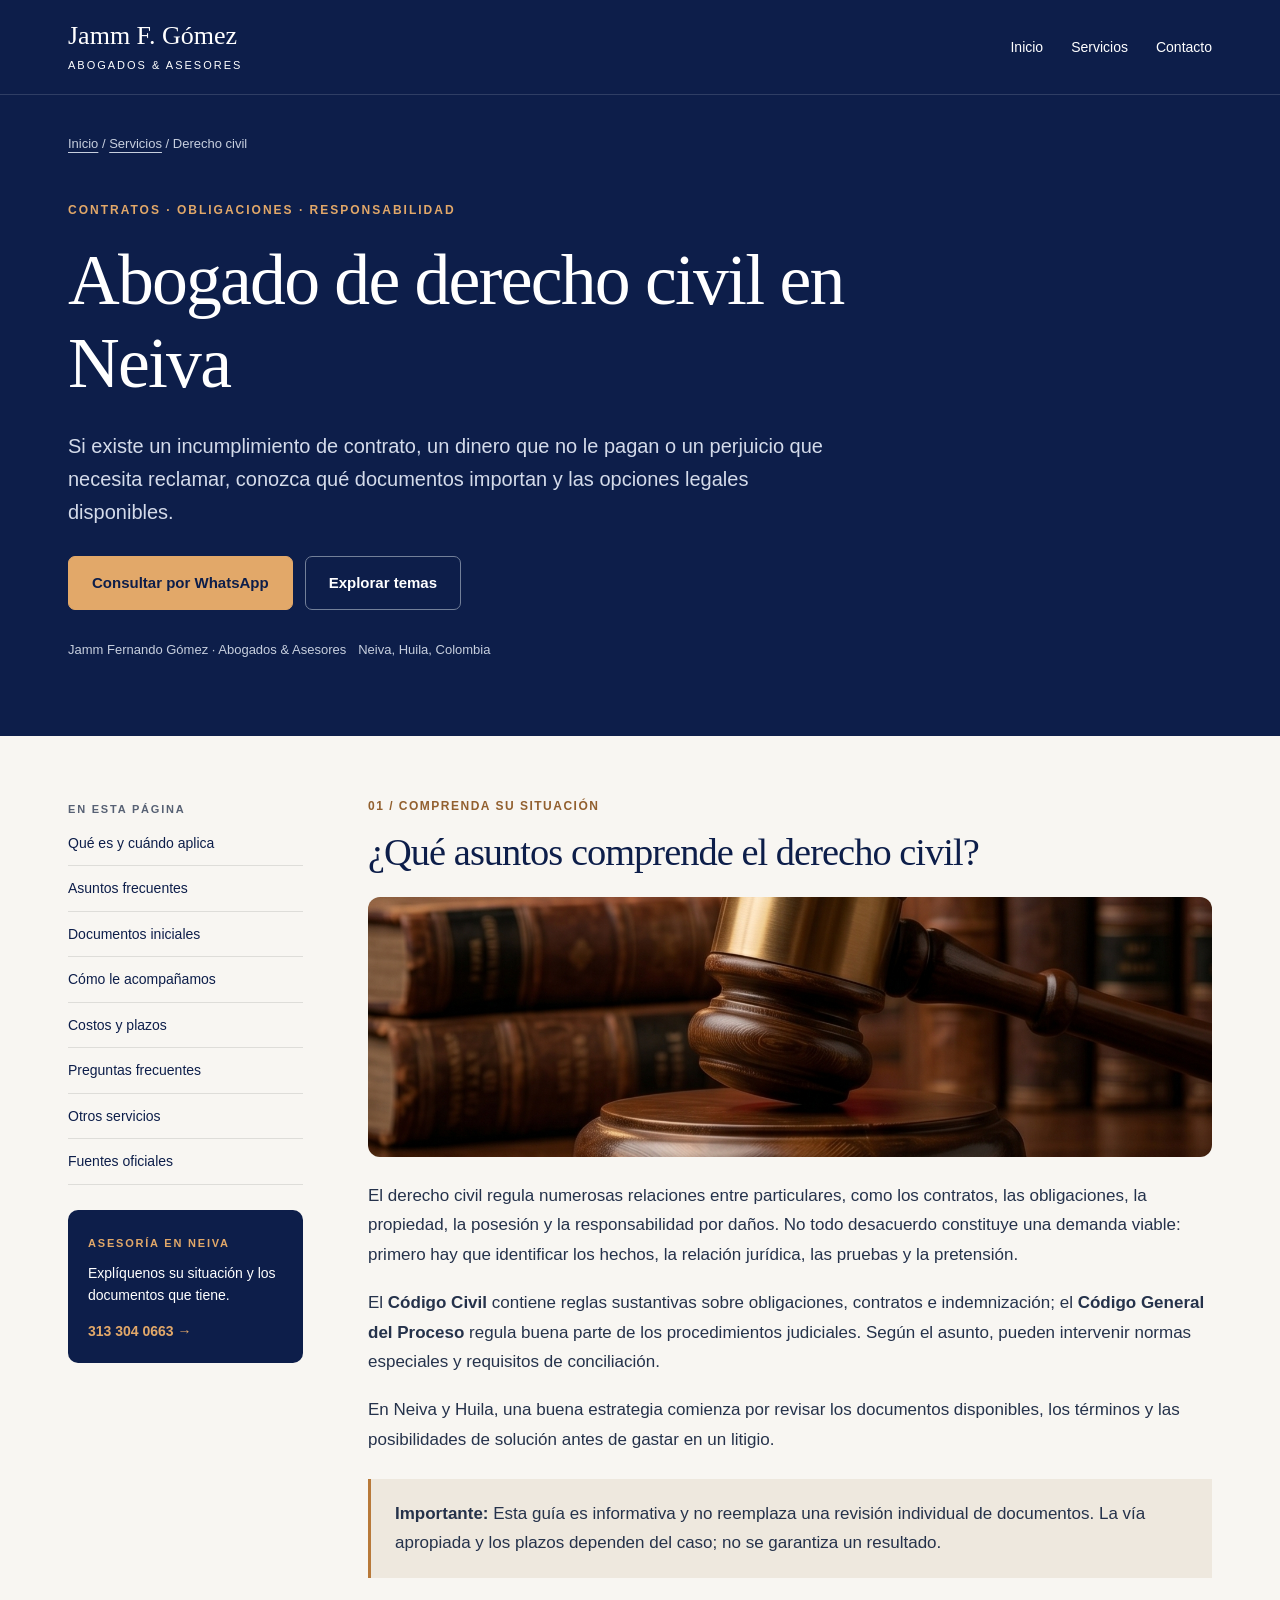
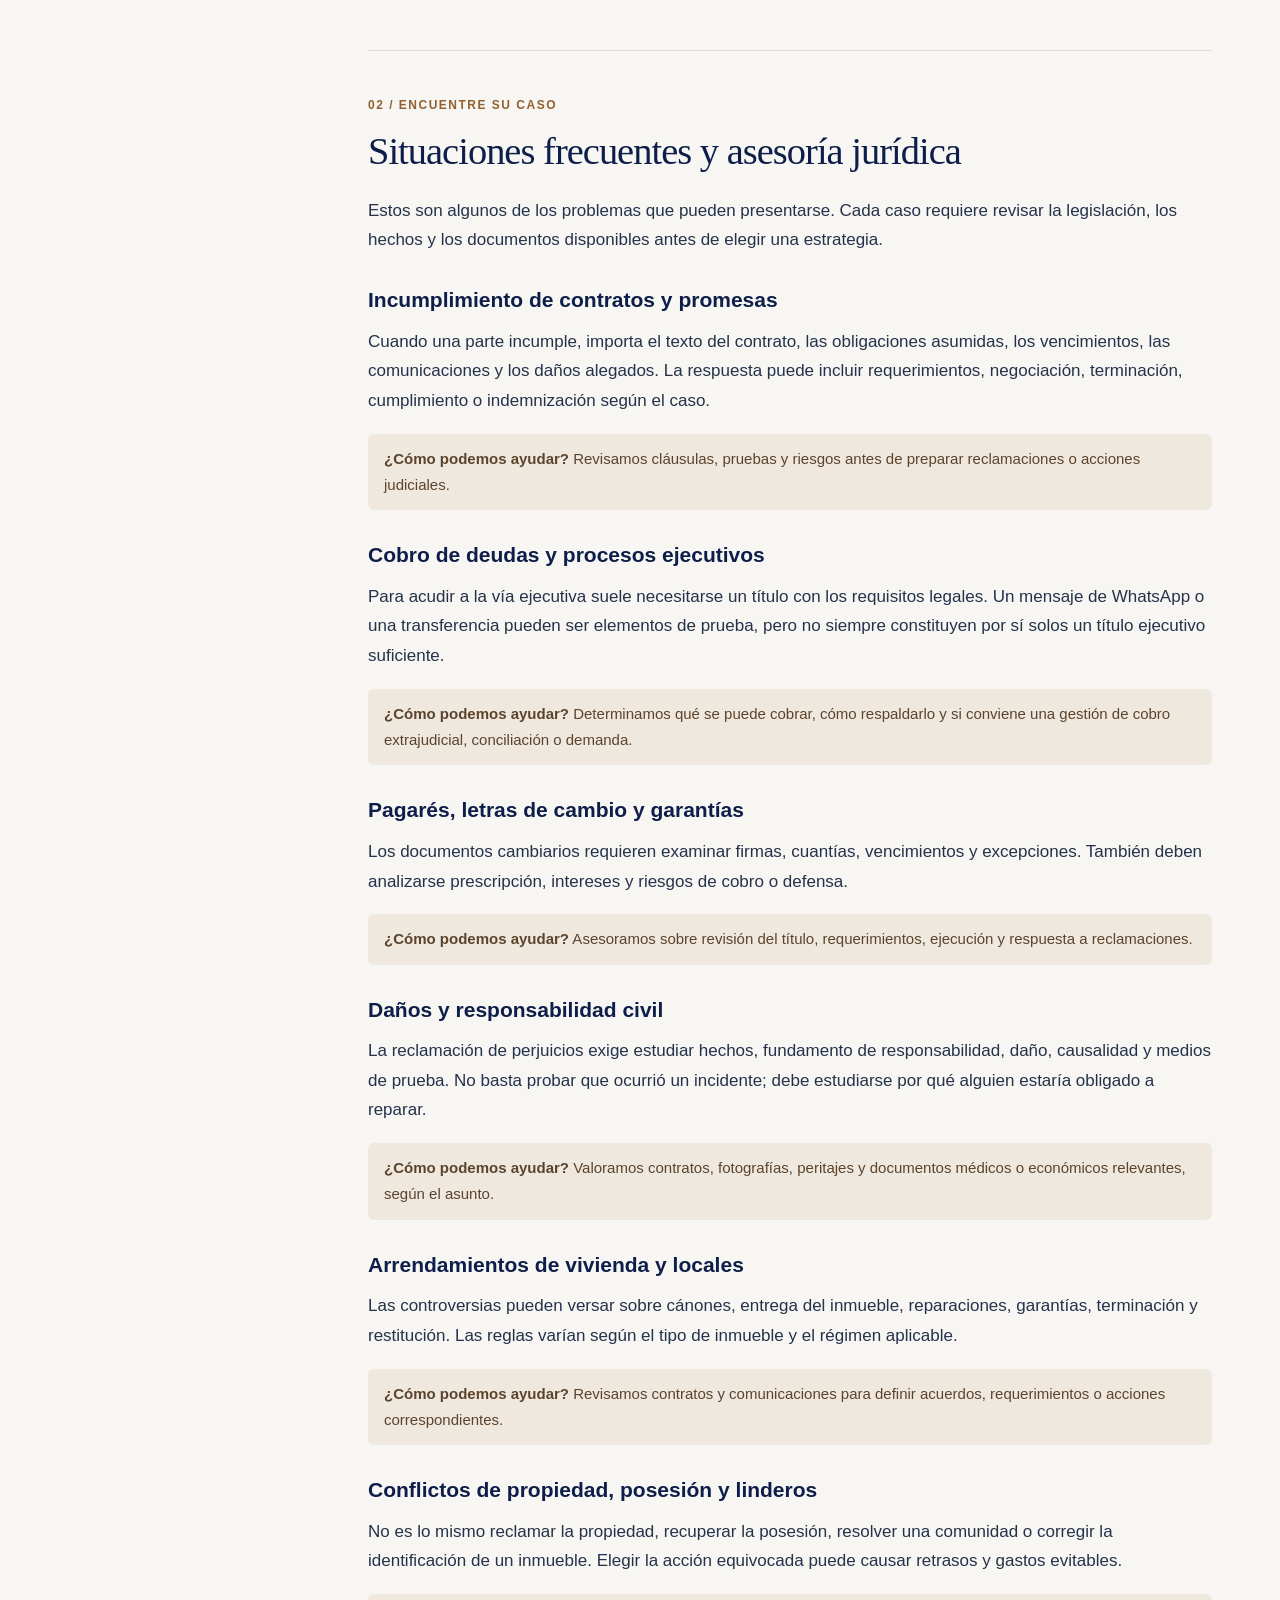
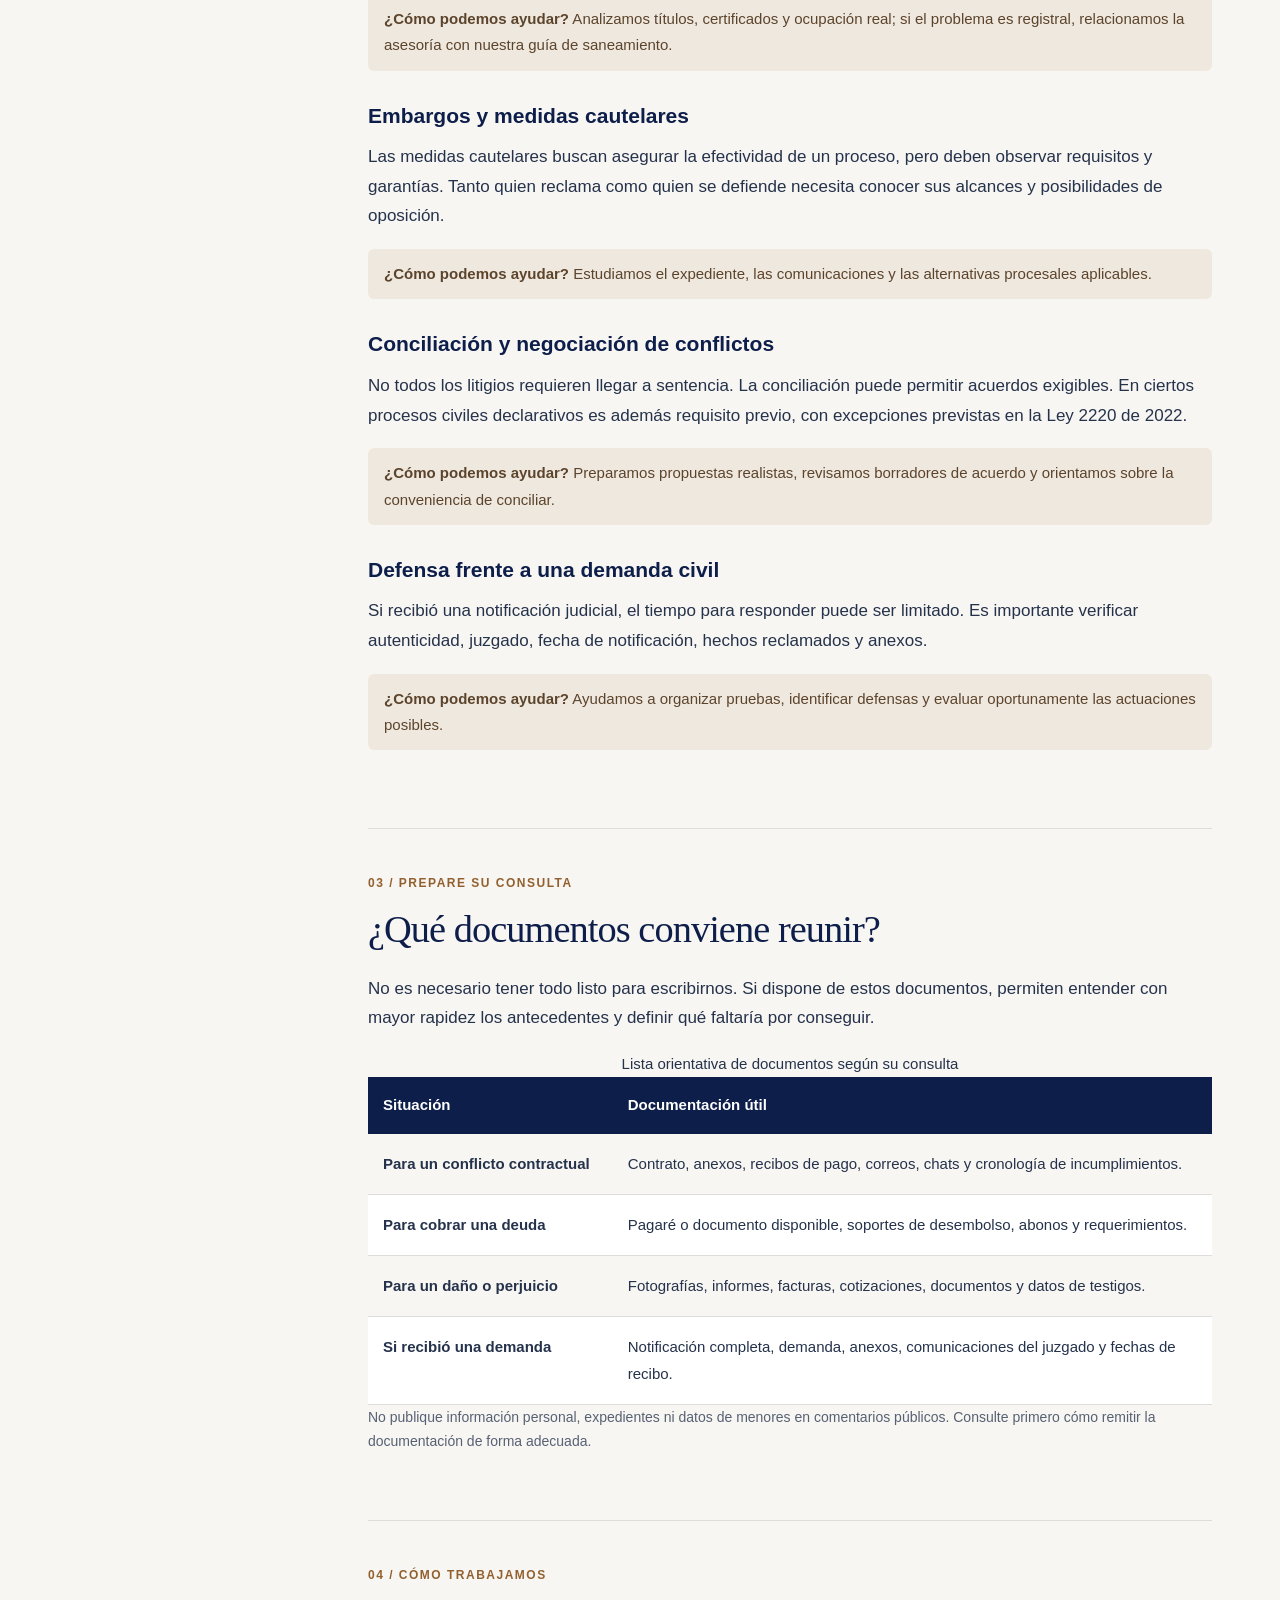
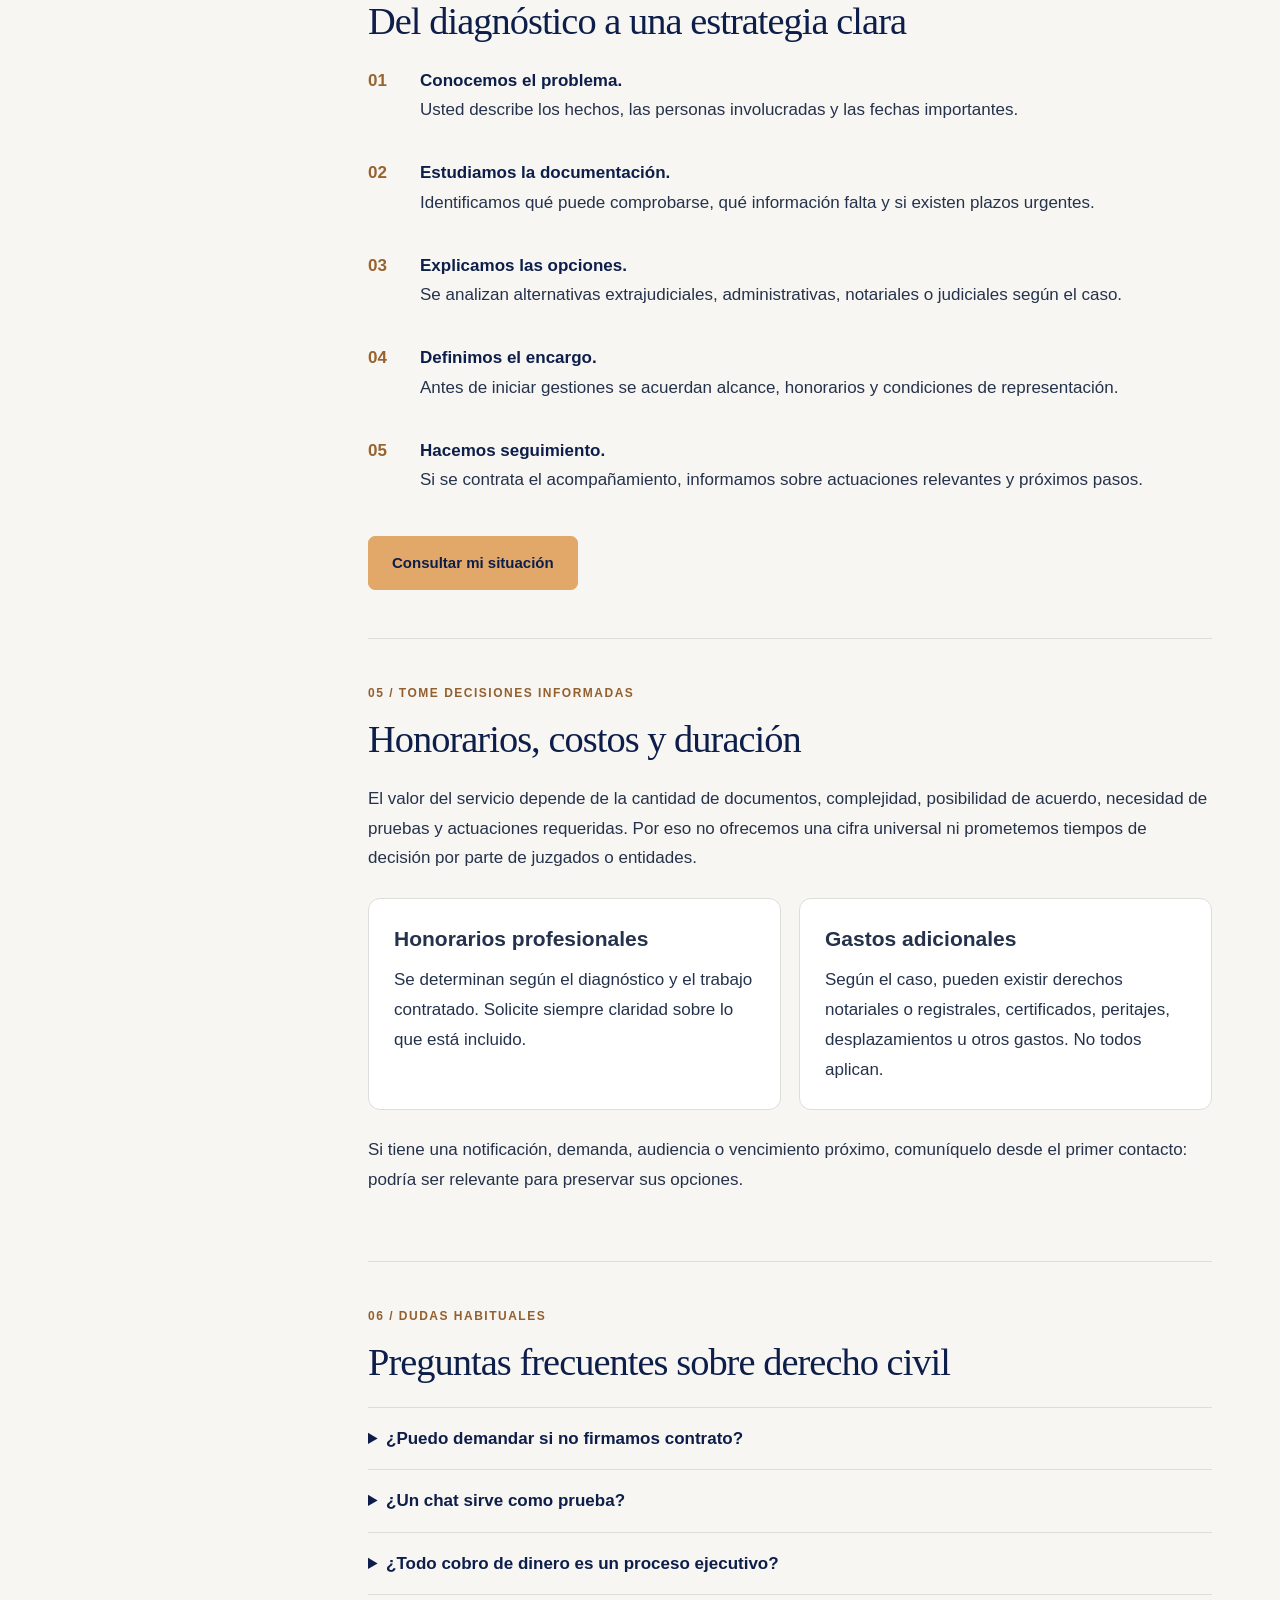
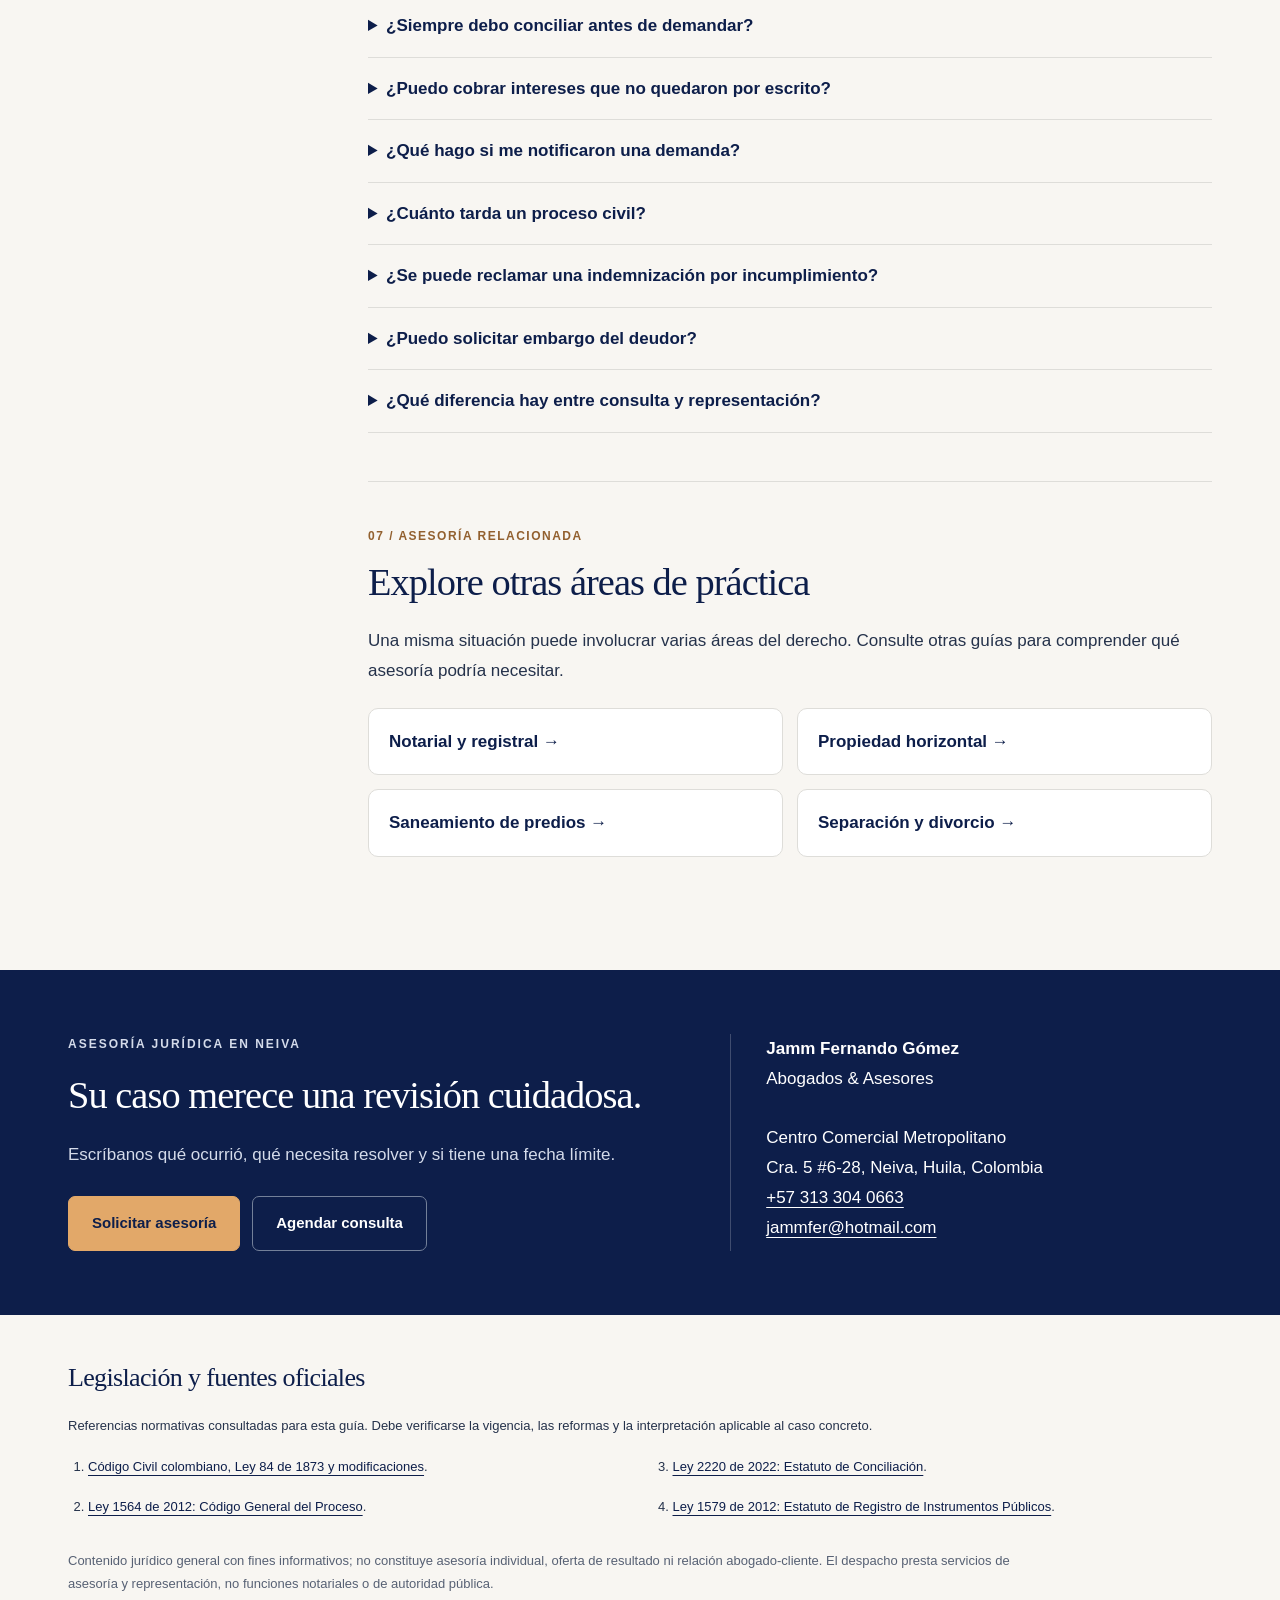
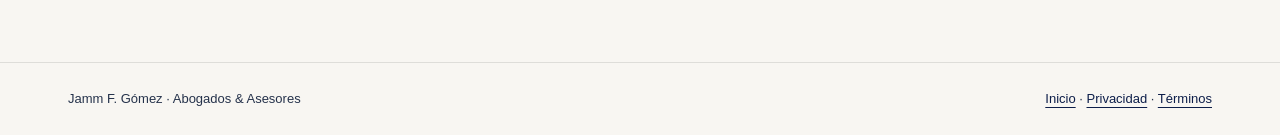
<file: abogado-derecho-civil-neiva.html>
<!doctype html>
<html lang="es-CO"><head><meta charset="utf-8"><meta name="viewport" content="width=device-width, initial-scale=1">
<title>Abogado de derecho civil en Neiva | Jamm F. Gómez</title><meta name="description" content="Abogado civil en Neiva, Huila. Asesoría sobre incumplimiento de contratos, deudas, procesos ejecutivos, responsabilidad civil, arrendamientos e indemnizaciones.">
<link rel="canonical" href="https://abogadojamm.com/abogado-derecho-civil-neiva.html"><link rel="icon" type="image/png" sizes="64x64" href="favicon-64.png?v=20261016-2">
<meta name="theme-color" content="#0d1e4a">
<meta property="og:type" content="article"><meta property="og:locale" content="es_CO"><meta property="og:title" content="Abogado de derecho civil en Neiva"><meta property="og:description" content="Abogado civil en Neiva, Huila. Asesoría sobre incumplimiento de contratos, deudas, procesos ejecutivos, responsabilidad civil, arrendamientos e indemnizaciones."><meta property="og:url" content="https://abogadojamm.com/abogado-derecho-civil-neiva.html"><meta property="og:image" content="https://abogadojamm.com/derecho-civil2.png"><meta name="robots" content="index,follow">
<style>
    :root{--navy:#0d1e4a;--gold:#e2a869;--paper:#f8f6f2;--ink:#25324b;--muted:#576174;--line:#deddd9;--white:#fff}
    *{box-sizing:border-box}html{scroll-behavior:smooth;scroll-padding-top:25px}body{margin:0;background:var(--paper);color:var(--ink);font-family:Avenir,"Segoe UI",Arial,sans-serif;font-size:17px;line-height:1.75}a{color:var(--navy);text-underline-offset:4px}a:hover{text-decoration-thickness:2px}a:focus-visible,summary:focus-visible{outline:3px solid #ab6d27;outline-offset:5px}h1,h2,h3,p{margin-top:0}h1,h2{font-family:Georgia,"Times New Roman",serif;font-weight:400;letter-spacing:-.025em;line-height:1.16}h1{font-size:clamp(40px,5.6vw,72px);max-width:900px;margin-bottom:25px}h2{font-size:clamp(29px,3vw,40px);color:var(--navy);margin-bottom:22px}h3{font-size:21px;line-height:1.4;margin-bottom:12px}p{margin-bottom:18px}ul,ol{padding-left:24px}li{margin-bottom:9px}.wrap{max-width:1200px;margin:auto;padding-inline:28px}.skip{position:absolute;left:12px;top:-100px;background:white;padding:12px;z-index:10}.skip:focus{top:12px}.header{background:var(--navy);color:white;border-bottom:1px solid #ffffff24}.header .wrap{min-height:94px;display:flex;align-items:center;justify-content:space-between;gap:24px}.brand{color:white;text-decoration:none;line-height:1.2}.brand strong{font:26px Georgia,serif;display:block}.brand span{font-size:11px;letter-spacing:2px;text-transform:uppercase;display:block;margin-top:8px}.header nav{display:flex;gap:28px;flex-wrap:wrap}.header nav a{color:white;text-decoration:none;font-size:14px}.hero{background:var(--navy);color:white;padding:38px 0 74px}.breadcrumbs{font-size:13px;margin-bottom:44px;color:#c7cfde}.breadcrumbs a{color:inherit}.eyebrow{color:var(--gold);text-transform:uppercase;letter-spacing:2px;font-size:12px;font-weight:700;margin-bottom:18px}.hero .intro{max-width:760px;font-size:20px;color:#d4dbea;line-height:1.65}.actions{display:flex;gap:12px;flex-wrap:wrap;margin-top:27px}.button{display:inline-flex;align-items:center;justify-content:center;padding:13px 23px;border-radius:7px;background:var(--gold);color:var(--navy);font-weight:700;text-decoration:none;font-size:15px;border:1px solid var(--gold)}.button:hover{background:#f0bb83}.button.secondary{color:white;background:transparent;border-color:#738099}.byline{display:flex;gap:12px;flex-wrap:wrap;font-size:13px;color:#c7cfde;margin-top:29px}.layout{display:grid;grid-template-columns:235px minmax(0,1fr);gap:65px;padding-top:60px;padding-bottom:65px}.toc{position:sticky;top:25px;align-self:start;font-size:14px}.toc strong{font-size:11px;letter-spacing:1.8px;text-transform:uppercase;color:var(--muted)}.toc a{display:block;padding:10px 0;border-bottom:1px solid var(--line);text-decoration:none}.toc .help{background:var(--navy);color:white;border-radius:10px;padding:20px;margin-top:25px}.toc .help p{line-height:1.6;margin:8px 0 12px}.toc .help a{color:var(--gold);border:0;padding:0;font-weight:700}.content{min-width:0}.content>section{padding-bottom:48px;margin-bottom:44px;border-bottom:1px solid var(--line)}.content>section:last-child{border:0;margin-bottom:0}.section-kicker{color:#92602f;font-size:12px;font-weight:700;letter-spacing:1.5px;text-transform:uppercase;margin-bottom:13px}.duo{display:grid;grid-template-columns:1fr 1fr;gap:18px;margin:25px 0}.card{padding:25px;background:white;border:1px solid var(--line);border-radius:12px}.card p:last-child{margin-bottom:0}.note{border-left:3px solid #b87939;background:#eee8de;padding:20px 24px;margin:24px 0}.note p:last-child{margin:0}.source{font-size:12px;color:var(--muted);margin-top:15px}.source a{color:inherit}.topic{margin:30px 0}.topic h3{color:var(--navy)}.topic .assist{color:#5c442c;background:#efe8de;border-radius:6px;padding:12px 16px;font-size:15px}.table-wrap{overflow-x:auto}table{width:100%;border-collapse:collapse;font-size:15px;text-align:left}th{background:var(--navy);color:white;padding:15px}td{padding:17px 15px;border-bottom:1px solid var(--line);vertical-align:top}td:first-child{font-weight:700;width:29%}tbody tr:nth-child(even){background:#fff}.steps{list-style:none;padding:0;counter-reset:step}.steps li{position:relative;padding:0 0 24px 52px;counter-increment:step}.steps li:before{content:counter(step,decimal-leading-zero);position:absolute;left:0;color:#98632f;font-weight:700}.steps strong{display:block;color:var(--navy)}details{border-top:1px solid var(--line);padding:18px 0}details:last-child{border-bottom:1px solid var(--line)}summary{cursor:pointer;font-weight:700;color:var(--navy);line-height:1.5;padding-right:12px}details p{margin:15px 0 0;font-size:16px}.contact-band{background:var(--navy);color:white;padding:64px 0}.contact-band .wrap{display:grid;grid-template-columns:1.25fr 1fr;gap:60px}.contact-band h2{color:white}.contact-band p{color:#d4dbea}.contact-band address{font-style:normal;border-left:1px solid #ffffff35;padding-left:35px}.contact-band address a{color:white}.sources{padding:48px 28px;font-size:13px}.sources h2{font-size:26px}.source-list{columns:2;column-gap:45px;padding-left:20px}.source-list li{break-inside:avoid;padding-bottom:9px}.disclaimer{font-size:13px;color:var(--muted);max-width:950px}footer{border-top:1px solid var(--line);padding:25px 0;font-size:13px}footer .wrap{display:flex;justify-content:space-between;gap:20px;flex-wrap:wrap}
    @media(max-width:900px){.layout{grid-template-columns:1fr;gap:35px}.toc{position:static}.toc nav{display:grid;grid-template-columns:1fr 1fr;gap:0 24px}.toc .help{display:none}.hero{padding-bottom:48px}.contact-band .wrap{grid-template-columns:1fr;gap:25px}.contact-band address{border-left:0;border-top:1px solid #ffffff35;padding:25px 0 0}.content>section{padding-bottom:30px;margin-bottom:30px}}
    @media(max-width:560px){.wrap{padding-inline:20px}.header .wrap{padding-block:20px;align-items:flex-start;flex-direction:column;gap:17px}.header nav{gap:22px}.brand strong{font-size:24px}.breadcrumbs{margin-bottom:30px}.hero .intro{font-size:18px}.duo{grid-template-columns:1fr}.card{padding:22px}.layout{padding-top:35px}.toc nav{grid-template-columns:1fr 1fr;gap:0 16px}.toc a{font-size:13px}.source-list{columns:1}.actions .button{width:100%}.contact-band{padding:42px 0}table{font-size:14px}td,th{padding:12px}.byline{display:block}.byline span{display:block;margin-top:5px}}
    @media(prefers-reduced-motion:reduce){html{scroll-behavior:auto}}@media print{.header,.toc,.actions,footer{display:none}.layout{display:block;padding:20px}.hero,.contact-band{background:white;color:black;padding:20px}.hero p,.hero .intro,.contact-band p,.contact-band h2,.contact-band address a{color:black}h1{font-size:32px}.content>section{break-inside:avoid}details{display:block}details p{display:block}.sources{padding:20px}}
  
.related-links{display:grid;grid-template-columns:repeat(2,minmax(0,1fr));gap:14px;margin:22px 0 0}.related-links a{display:block;background:#fff;border:1px solid var(--line);border-radius:10px;padding:18px 20px;text-decoration:none;font-weight:700}.related-links a:hover{border-color:var(--gold);background:#fffcf6}.page-photo{width:100%;max-height:260px;object-fit:cover;object-position:center;border-radius:12px;margin:6px 0 24px;display:block}.faq-note{font-size:14px;color:var(--muted)}@media(max-width:600px){.related-links{grid-template-columns:1fr}.page-photo{max-height:200px}}
</style><script type="application/ld+json">{"@context":"https://schema.org","@type":"BreadcrumbList","itemListElement":[{"@type":"ListItem","position":1,"name":"Inicio","item":"https://abogadojamm.com/"},{"@type":"ListItem","position":2,"name":"Servicios","item":"https://abogadojamm.com/#servicios"},{"@type":"ListItem","position":3,"name":"Derecho civil","item":"https://abogadojamm.com/abogado-derecho-civil-neiva.html"}]}</script><script type="application/ld+json">{"@context":"https://schema.org","@type":"WebPage","name":"Abogado de derecho civil en Neiva","url":"https://abogadojamm.com/abogado-derecho-civil-neiva.html","description":"Abogado civil en Neiva, Huila. Asesoría sobre incumplimiento de contratos, deudas, procesos ejecutivos, responsabilidad civil, arrendamientos e indemnizaciones.","inLanguage":"es-CO","about":{"@type":"Thing","name":"Derecho civil"},"publisher":{"@type":"Organization","name":"Jamm Fernando Gómez · Abogados & Asesores","url":"https://abogadojamm.com/"}}</script><script type="application/ld+json">{"@context":"https://schema.org","@type":"FAQPage","mainEntity":[{"@type":"Question","name":"¿Puedo demandar si no firmamos contrato?","acceptedAnswer":{"@type":"Answer","text":"A veces sí: la viabilidad depende del tipo de obligación y la prueba disponible. Debe estudiarse el caso concreto."}},{"@type":"Question","name":"¿Un chat sirve como prueba?","acceptedAnswer":{"@type":"Answer","text":"Puede ser relevante como mensaje de datos, sujeto a autenticidad, contexto y demás reglas probatorias."}},{"@type":"Question","name":"¿Todo cobro de dinero es un proceso ejecutivo?","acceptedAnswer":{"@type":"Answer","text":"No. La acción ejecutiva requiere un título con los presupuestos legales; otras reclamaciones exigen procesos diferentes."}},{"@type":"Question","name":"¿Siempre debo conciliar antes de demandar?","acceptedAnswer":{"@type":"Answer","text":"No. Depende del tipo de proceso y de las excepciones previstas en la legislación."}},{"@type":"Question","name":"¿Puedo cobrar intereses que no quedaron por escrito?","acceptedAnswer":{"@type":"Answer","text":"Depende de la naturaleza de la obligación, la mora y las reglas civiles o comerciales aplicables. No se deben imponer tasas sin fundamento."}},{"@type":"Question","name":"¿Qué hago si me notificaron una demanda?","acceptedAnswer":{"@type":"Answer","text":"Conserve los documentos, verifique la autenticidad y solicite revisión inmediata de los términos para responder."}},{"@type":"Question","name":"¿Cuánto tarda un proceso civil?","acceptedAnswer":{"@type":"Answer","text":"Depende del despacho, tipo de proceso, pruebas, recursos y posibilidad de acuerdo. No es responsable asegurar una duración fija."}},{"@type":"Question","name":"¿Se puede reclamar una indemnización por incumplimiento?","acceptedAnswer":{"@type":"Answer","text":"En ciertos casos sí, si se cumplen los requisitos jurídicos y probatorios del daño reclamado."}},{"@type":"Question","name":"¿Puedo solicitar embargo del deudor?","acceptedAnswer":{"@type":"Answer","text":"La procedencia de medidas cautelares depende del tipo de proceso, requisitos legales y decisión de la autoridad competente."}},{"@type":"Question","name":"¿Qué diferencia hay entre consulta y representación?","acceptedAnswer":{"@type":"Answer","text":"La consulta analiza opciones y riesgos; la representación requiere acordar alcance, honorarios y otorgar los poderes necesarios."}}]}</script>  <link rel="icon" href="favicon.ico?v=20261016-6" sizes="any">
  <link rel="icon" type="image/png" sizes="32x32" href="favicon-32.png?v=20261016-6">
  <link rel="icon" type="image/png" sizes="64x64" href="favicon-64.png?v=20261016-6">
  <link rel="apple-touch-icon" sizes="180x180" href="apple-touch-icon.png?v=20261016-6">
</head>
<body><a class="skip" href="#contenido">Saltar al contenido</a>
<header class="header"><div class="wrap"><a class="brand" href="index.html"><strong>Jamm F. Gómez</strong><span>Abogados &amp; Asesores</span></a><nav aria-label="Navegación principal"><a href="index.html">Inicio</a><a href="index.html#servicios">Servicios</a><a href="#contacto">Contacto</a></nav></div></header>
<section class="hero"><div class="wrap"><nav class="breadcrumbs" aria-label="Ruta de navegación"><a href="index.html">Inicio</a> / <a href="index.html#servicios">Servicios</a> / Derecho civil</nav><p class="eyebrow">Contratos · Obligaciones · Responsabilidad</p>
<h1>Abogado de derecho civil en Neiva</h1><p class="intro">Si existe un incumplimiento de contrato, un dinero que no le pagan o un perjuicio que necesita reclamar, conozca qué documentos importan y las opciones legales disponibles.</p><div class="actions"><a class="button" href="https://wa.me/573133040663?text=Hola%2C%20quisiera%20asesor%C3%ADa%20en%20derecho%20civil%20en%20Neiva." target="_blank" rel="noopener noreferrer">Consultar por WhatsApp</a><a class="button secondary" href="#situaciones">Explorar temas</a></div><div class="byline"><span>Jamm Fernando Gómez · Abogados &amp; Asesores</span><span>Neiva, Huila, Colombia</span></div></div></section>
<main id="contenido" class="wrap layout"><aside class="toc" aria-label="Índice de la guía"><strong>En esta página</strong><nav><a href="#que-es">Qué es y cuándo aplica</a><a href="#situaciones">Asuntos frecuentes</a><a href="#documentos">Documentos iniciales</a><a href="#proceso">Cómo le acompañamos</a><a href="#costos">Costos y plazos</a><a href="#preguntas">Preguntas frecuentes</a><a href="#otros-servicios">Otros servicios</a><a href="#fuentes">Fuentes oficiales</a></nav><div class="help"><strong style="color:#e2a869">Asesoría en Neiva</strong><p>Explíquenos su situación y los documentos que tiene.</p><a href="tel:+573133040663">313 304 0663 →</a></div></aside><div class="content">
<section id="que-es"><p class="section-kicker">01 / Comprenda su situación</p><h2>¿Qué asuntos comprende el derecho civil?</h2><img class="page-photo" src="derecho-civil2.png" alt="Documentos jurídicos y asesoría de derecho civil" width="1100" height="440" loading="lazy"><p>El derecho civil regula numerosas relaciones entre particulares, como los contratos, las obligaciones, la propiedad, la posesión y la responsabilidad por daños. No todo desacuerdo constituye una demanda viable: primero hay que identificar los hechos, la relación jurídica, las pruebas y la pretensión.</p><p>El <strong>Código Civil</strong> contiene reglas sustantivas sobre obligaciones, contratos e indemnización; el <strong>Código General del Proceso</strong> regula buena parte de los procedimientos judiciales. Según el asunto, pueden intervenir normas especiales y requisitos de conciliación.</p><p>En Neiva y Huila, una buena estrategia comienza por revisar los documentos disponibles, los términos y las posibilidades de solución antes de gastar en un litigio.</p><div class="note"><p><strong>Importante:</strong> Esta guía es informativa y no reemplaza una revisión individual de documentos. La vía apropiada y los plazos dependen del caso; no se garantiza un resultado.</p></div></section>
<section id="situaciones"><p class="section-kicker">02 / Encuentre su caso</p><h2>Situaciones frecuentes y asesoría jurídica</h2><p>Estos son algunos de los problemas que pueden presentarse. Cada caso requiere revisar la legislación, los hechos y los documentos disponibles antes de elegir una estrategia.</p><article class="topic"><h3>Incumplimiento de contratos y promesas</h3><p>Cuando una parte incumple, importa el texto del contrato, las obligaciones asumidas, los vencimientos, las comunicaciones y los daños alegados. La respuesta puede incluir requerimientos, negociación, terminación, cumplimiento o indemnización según el caso.</p><p class="assist"><strong>¿Cómo podemos ayudar?</strong> Revisamos cláusulas, pruebas y riesgos antes de preparar reclamaciones o acciones judiciales.</p></article><article class="topic"><h3>Cobro de deudas y procesos ejecutivos</h3><p>Para acudir a la vía ejecutiva suele necesitarse un título con los requisitos legales. Un mensaje de WhatsApp o una transferencia pueden ser elementos de prueba, pero no siempre constituyen por sí solos un título ejecutivo suficiente.</p><p class="assist"><strong>¿Cómo podemos ayudar?</strong> Determinamos qué se puede cobrar, cómo respaldarlo y si conviene una gestión de cobro extrajudicial, conciliación o demanda.</p></article><article class="topic"><h3>Pagarés, letras de cambio y garantías</h3><p>Los documentos cambiarios requieren examinar firmas, cuantías, vencimientos y excepciones. También deben analizarse prescripción, intereses y riesgos de cobro o defensa.</p><p class="assist"><strong>¿Cómo podemos ayudar?</strong> Asesoramos sobre revisión del título, requerimientos, ejecución y respuesta a reclamaciones.</p></article><article class="topic"><h3>Daños y responsabilidad civil</h3><p>La reclamación de perjuicios exige estudiar hechos, fundamento de responsabilidad, daño, causalidad y medios de prueba. No basta probar que ocurrió un incidente; debe estudiarse por qué alguien estaría obligado a reparar.</p><p class="assist"><strong>¿Cómo podemos ayudar?</strong> Valoramos contratos, fotografías, peritajes y documentos médicos o económicos relevantes, según el asunto.</p></article><article class="topic"><h3>Arrendamientos de vivienda y locales</h3><p>Las controversias pueden versar sobre cánones, entrega del inmueble, reparaciones, garantías, terminación y restitución. Las reglas varían según el tipo de inmueble y el régimen aplicable.</p><p class="assist"><strong>¿Cómo podemos ayudar?</strong> Revisamos contratos y comunicaciones para definir acuerdos, requerimientos o acciones correspondientes.</p></article><article class="topic"><h3>Conflictos de propiedad, posesión y linderos</h3><p>No es lo mismo reclamar la propiedad, recuperar la posesión, resolver una comunidad o corregir la identificación de un inmueble. Elegir la acción equivocada puede causar retrasos y gastos evitables.</p><p class="assist"><strong>¿Cómo podemos ayudar?</strong> Analizamos títulos, certificados y ocupación real; si el problema es registral, relacionamos la asesoría con nuestra guía de saneamiento.</p></article><article class="topic"><h3>Embargos y medidas cautelares</h3><p>Las medidas cautelares buscan asegurar la efectividad de un proceso, pero deben observar requisitos y garantías. Tanto quien reclama como quien se defiende necesita conocer sus alcances y posibilidades de oposición.</p><p class="assist"><strong>¿Cómo podemos ayudar?</strong> Estudiamos el expediente, las comunicaciones y las alternativas procesales aplicables.</p></article><article class="topic"><h3>Conciliación y negociación de conflictos</h3><p>No todos los litigios requieren llegar a sentencia. La conciliación puede permitir acuerdos exigibles. En ciertos procesos civiles declarativos es además requisito previo, con excepciones previstas en la Ley 2220 de 2022.</p><p class="assist"><strong>¿Cómo podemos ayudar?</strong> Preparamos propuestas realistas, revisamos borradores de acuerdo y orientamos sobre la conveniencia de conciliar.</p></article><article class="topic"><h3>Defensa frente a una demanda civil</h3><p>Si recibió una notificación judicial, el tiempo para responder puede ser limitado. Es importante verificar autenticidad, juzgado, fecha de notificación, hechos reclamados y anexos.</p><p class="assist"><strong>¿Cómo podemos ayudar?</strong> Ayudamos a organizar pruebas, identificar defensas y evaluar oportunamente las actuaciones posibles.</p></article></section>
<section id="documentos"><p class="section-kicker">03 / Prepare su consulta</p><h2>¿Qué documentos conviene reunir?</h2><p>No es necesario tener todo listo para escribirnos. Si dispone de estos documentos, permiten entender con mayor rapidez los antecedentes y definir qué faltaría por conseguir.</p><div class="table-wrap"><table><caption>Lista orientativa de documentos según su consulta</caption><thead><tr><th scope="col">Situación</th><th scope="col">Documentación útil</th></tr></thead><tbody><tr><td>Para un conflicto contractual</td><td>Contrato, anexos, recibos de pago, correos, chats y cronología de incumplimientos.</td></tr><tr><td>Para cobrar una deuda</td><td>Pagaré o documento disponible, soportes de desembolso, abonos y requerimientos.</td></tr><tr><td>Para un daño o perjuicio</td><td>Fotografías, informes, facturas, cotizaciones, documentos y datos de testigos.</td></tr><tr><td>Si recibió una demanda</td><td>Notificación completa, demanda, anexos, comunicaciones del juzgado y fechas de recibo.</td></tr></tbody></table></div><p class="faq-note">No publique información personal, expedientes ni datos de menores en comentarios públicos. Consulte primero cómo remitir la documentación de forma adecuada.</p></section>
<section id="proceso"><p class="section-kicker">04 / Cómo trabajamos</p><h2>Del diagnóstico a una estrategia clara</h2><ol class="steps"><li><strong>Conocemos el problema.</strong> Usted describe los hechos, las personas involucradas y las fechas importantes.</li><li><strong>Estudiamos la documentación.</strong> Identificamos qué puede comprobarse, qué información falta y si existen plazos urgentes.</li><li><strong>Explicamos las opciones.</strong> Se analizan alternativas extrajudiciales, administrativas, notariales o judiciales según el caso.</li><li><strong>Definimos el encargo.</strong> Antes de iniciar gestiones se acuerdan alcance, honorarios y condiciones de representación.</li><li><strong>Hacemos seguimiento.</strong> Si se contrata el acompañamiento, informamos sobre actuaciones relevantes y próximos pasos.</li></ol><a class="button" href="https://wa.me/573133040663?text=Hola%2C%20quisiera%20asesor%C3%ADa%20en%20derecho%20civil%20en%20Neiva." target="_blank" rel="noopener noreferrer">Consultar mi situación</a></section>
<section id="costos"><p class="section-kicker">05 / Tome decisiones informadas</p><h2>Honorarios, costos y duración</h2><p>El valor del servicio depende de la cantidad de documentos, complejidad, posibilidad de acuerdo, necesidad de pruebas y actuaciones requeridas. Por eso no ofrecemos una cifra universal ni prometemos tiempos de decisión por parte de juzgados o entidades.</p><div class="duo"><article class="card"><h3>Honorarios profesionales</h3><p>Se determinan según el diagnóstico y el trabajo contratado. Solicite siempre claridad sobre lo que está incluido.</p></article><article class="card"><h3>Gastos adicionales</h3><p>Según el caso, pueden existir derechos notariales o registrales, certificados, peritajes, desplazamientos u otros gastos. No todos aplican.</p></article></div><p>Si tiene una notificación, demanda, audiencia o vencimiento próximo, comuníquelo desde el primer contacto: podría ser relevante para preservar sus opciones.</p></section>
<section id="preguntas"><p class="section-kicker">06 / Dudas habituales</p><h2>Preguntas frecuentes sobre derecho civil</h2><details><summary>¿Puedo demandar si no firmamos contrato?</summary><p>A veces sí: la viabilidad depende del tipo de obligación y la prueba disponible. Debe estudiarse el caso concreto.</p></details><details><summary>¿Un chat sirve como prueba?</summary><p>Puede ser relevante como mensaje de datos, sujeto a autenticidad, contexto y demás reglas probatorias.</p></details><details><summary>¿Todo cobro de dinero es un proceso ejecutivo?</summary><p>No. La acción ejecutiva requiere un título con los presupuestos legales; otras reclamaciones exigen procesos diferentes.</p></details><details><summary>¿Siempre debo conciliar antes de demandar?</summary><p>No. Depende del tipo de proceso y de las excepciones previstas en la legislación.</p></details><details><summary>¿Puedo cobrar intereses que no quedaron por escrito?</summary><p>Depende de la naturaleza de la obligación, la mora y las reglas civiles o comerciales aplicables. No se deben imponer tasas sin fundamento.</p></details><details><summary>¿Qué hago si me notificaron una demanda?</summary><p>Conserve los documentos, verifique la autenticidad y solicite revisión inmediata de los términos para responder.</p></details><details><summary>¿Cuánto tarda un proceso civil?</summary><p>Depende del despacho, tipo de proceso, pruebas, recursos y posibilidad de acuerdo. No es responsable asegurar una duración fija.</p></details><details><summary>¿Se puede reclamar una indemnización por incumplimiento?</summary><p>En ciertos casos sí, si se cumplen los requisitos jurídicos y probatorios del daño reclamado.</p></details><details><summary>¿Puedo solicitar embargo del deudor?</summary><p>La procedencia de medidas cautelares depende del tipo de proceso, requisitos legales y decisión de la autoridad competente.</p></details><details><summary>¿Qué diferencia hay entre consulta y representación?</summary><p>La consulta analiza opciones y riesgos; la representación requiere acordar alcance, honorarios y otorgar los poderes necesarios.</p></details></section>
<section id="otros-servicios"><p class="section-kicker">07 / Asesoría relacionada</p><h2>Explore otras áreas de práctica</h2><p>Una misma situación puede involucrar varias áreas del derecho. Consulte otras guías para comprender qué asesoría podría necesitar.</p><div class="related-links"><a href="derecho-notarial-registral-neiva.html">Notarial y registral →</a><a href="abogado-propiedad-horizontal-neiva.html">Propiedad horizontal →</a><a href="saneamiento-predios-neiva.html">Saneamiento de predios →</a><a href="abogado-divorcio-neiva.html">Separación y divorcio →</a></div></section>
</div></main>
<section id="contacto" class="contact-band"><div class="wrap"><div><p class="eyebrow">Asesoría jurídica en Neiva</p><h2>Su caso merece una revisión cuidadosa.</h2><p>Escríbanos qué ocurrió, qué necesita resolver y si tiene una fecha límite.</p><div class="actions"><a class="button" href="https://wa.me/573133040663?text=Hola%2C%20quisiera%20asesor%C3%ADa%20en%20derecho%20civil%20en%20Neiva." target="_blank" rel="noopener noreferrer">Solicitar asesoría</a><a class="button secondary" href="https://calendly.com/jammfer/30min" target="_blank" rel="noopener noreferrer">Agendar consulta</a></div></div><address><strong>Jamm Fernando Gómez</strong><br>Abogados &amp; Asesores<br><br>Centro Comercial Metropolitano<br>Cra. 5 #6-28, Neiva, Huila, Colombia<br><a href="tel:+573133040663">+57 313 304 0663</a><br><a href="mailto:jammfer@hotmail.com">jammfer@hotmail.com</a></address></div></section>
<section id="fuentes" class="wrap sources"><h2>Legislación y fuentes oficiales</h2><p>Referencias normativas consultadas para esta guía. Debe verificarse la vigencia, las reformas y la interpretación aplicable al caso concreto.</p><ol class="source-list"><li id="fuente-1"><a href="https://relatoria.colombiacompra.gov.co/normativa/codigo-civil-ley-84-de-1873/" target="_blank" rel="noopener noreferrer">Código Civil colombiano, Ley 84 de 1873 y modificaciones</a>.</li><li id="fuente-2"><a href="https://www.funcionpublica.gov.co/eva/gestornormativo/norma.php?i=48425" target="_blank" rel="noopener noreferrer">Ley 1564 de 2012: Código General del Proceso</a>.</li><li id="fuente-3"><a href="https://www.funcionpublica.gov.co/eva/gestornormativo/norma.php?i=188766" target="_blank" rel="noopener noreferrer">Ley 2220 de 2022: Estatuto de Conciliación</a>.</li><li id="fuente-4"><a href="https://www.funcionpublica.gov.co/eva/gestornormativo/norma.php?i=49731" target="_blank" rel="noopener noreferrer">Ley 1579 de 2012: Estatuto de Registro de Instrumentos Públicos</a>.</li></ol><p class="disclaimer">Contenido jurídico general con fines informativos; no constituye asesoría individual, oferta de resultado ni relación abogado-cliente. El despacho presta servicios de asesoría y representación, no funciones notariales o de autoridad pública.</p></section>
<footer><div class="wrap"><span>Jamm F. Gómez · Abogados &amp; Asesores</span><span><a href="index.html">Inicio</a> · <a href="privacidad.html">Privacidad</a> · <a href="terminos.html">Términos</a></span></div></footer></body></html>
</file>
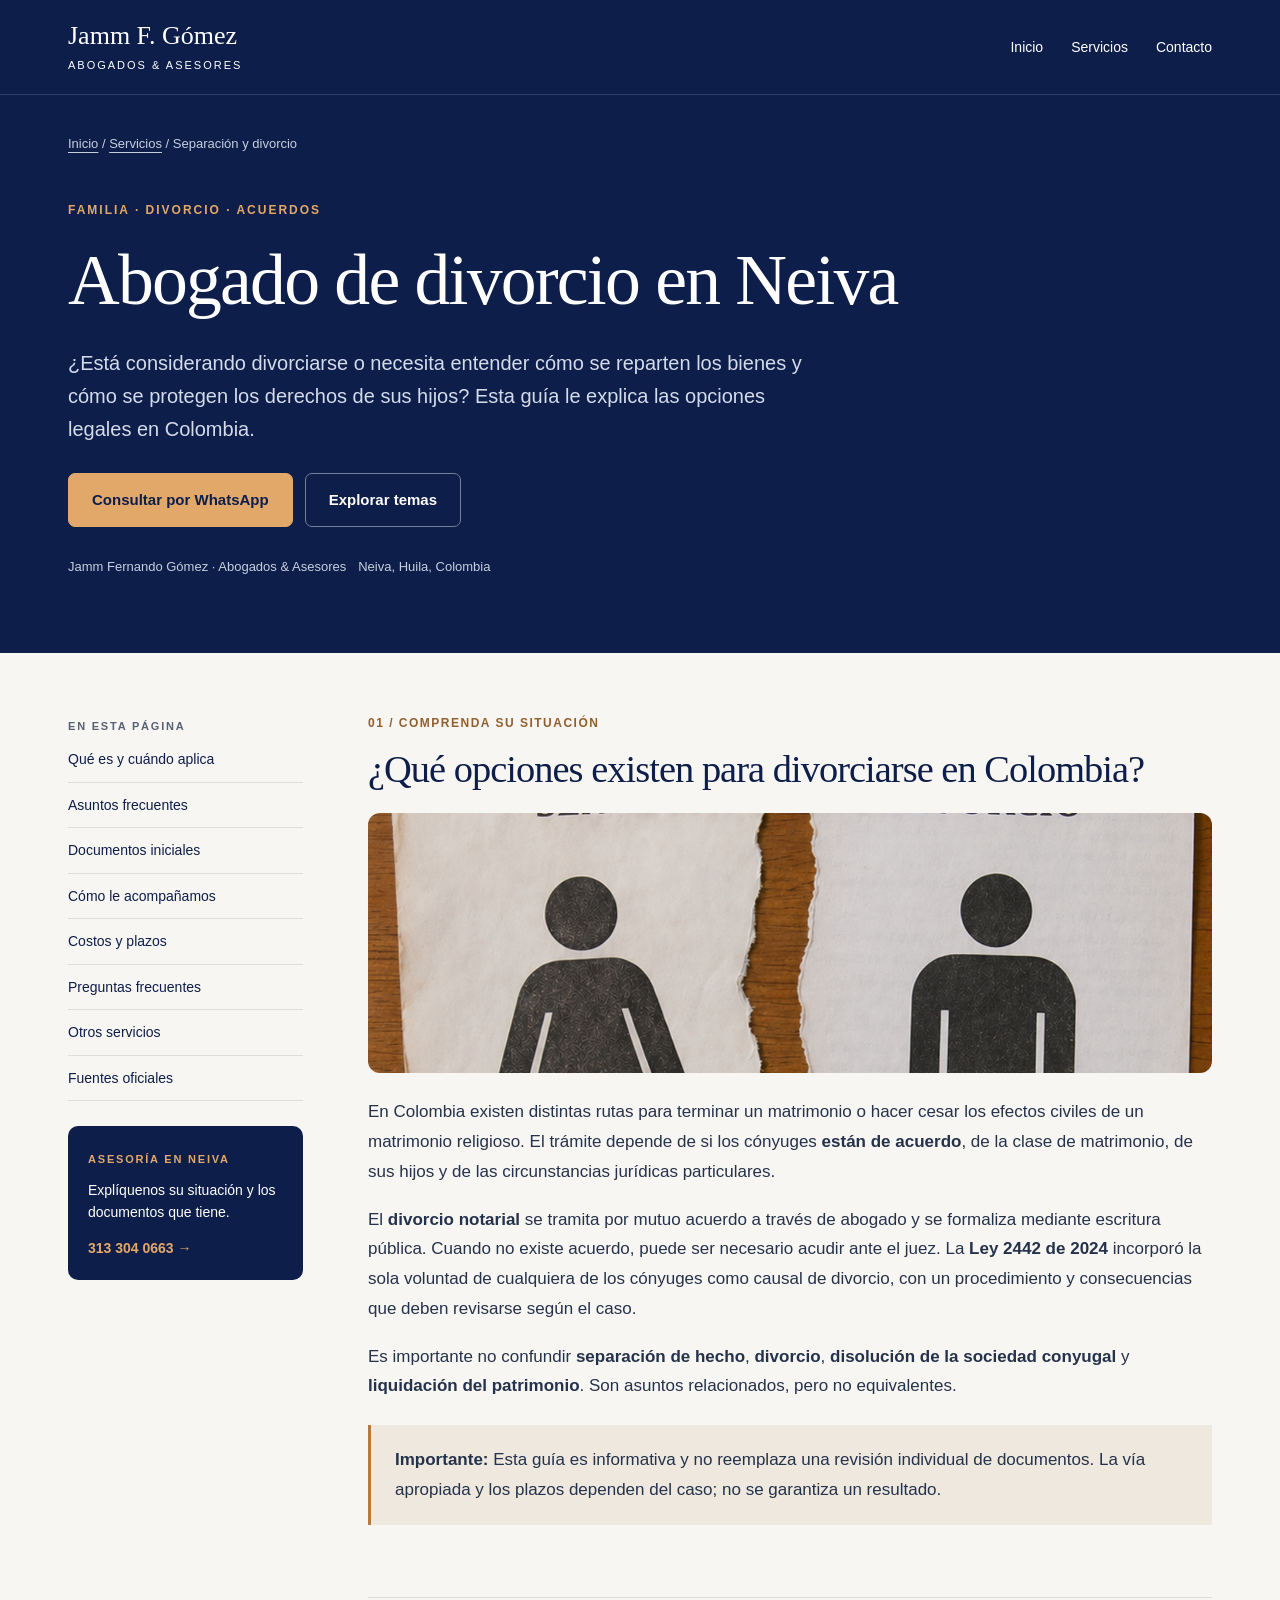
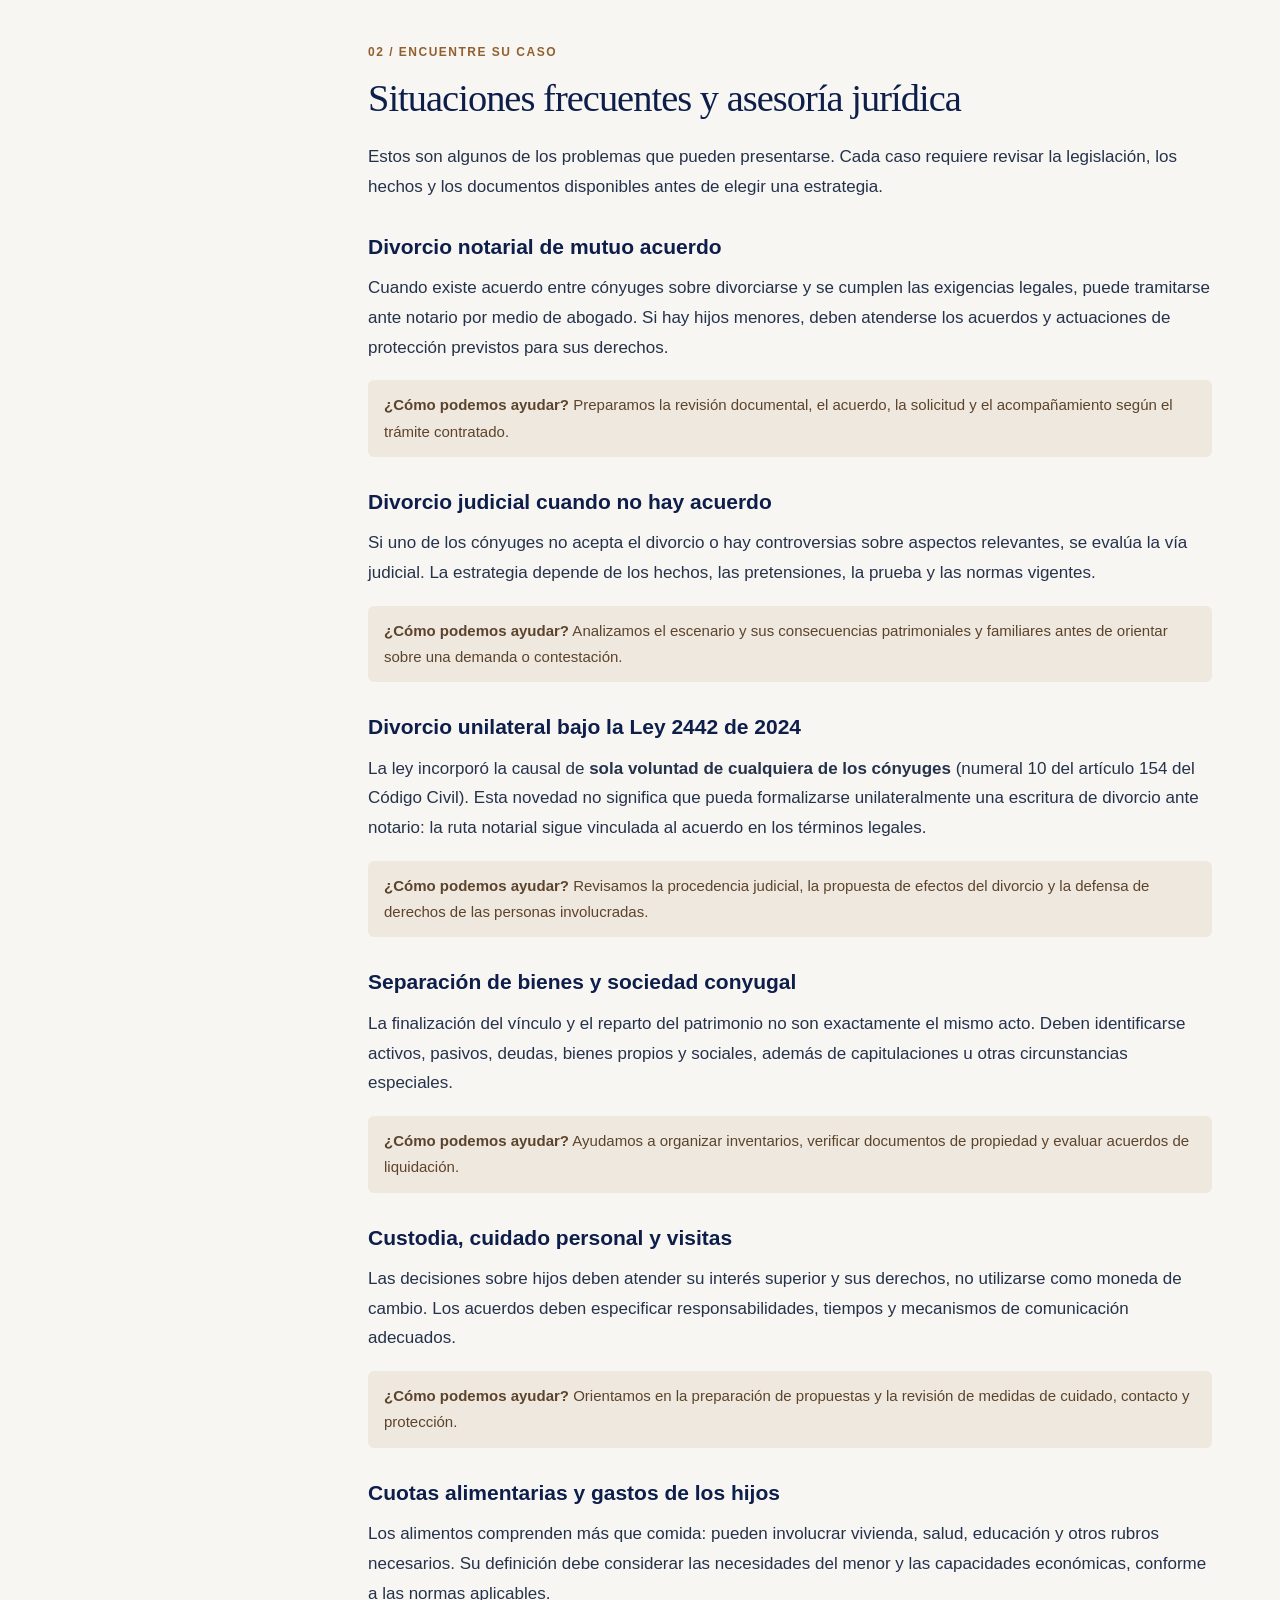
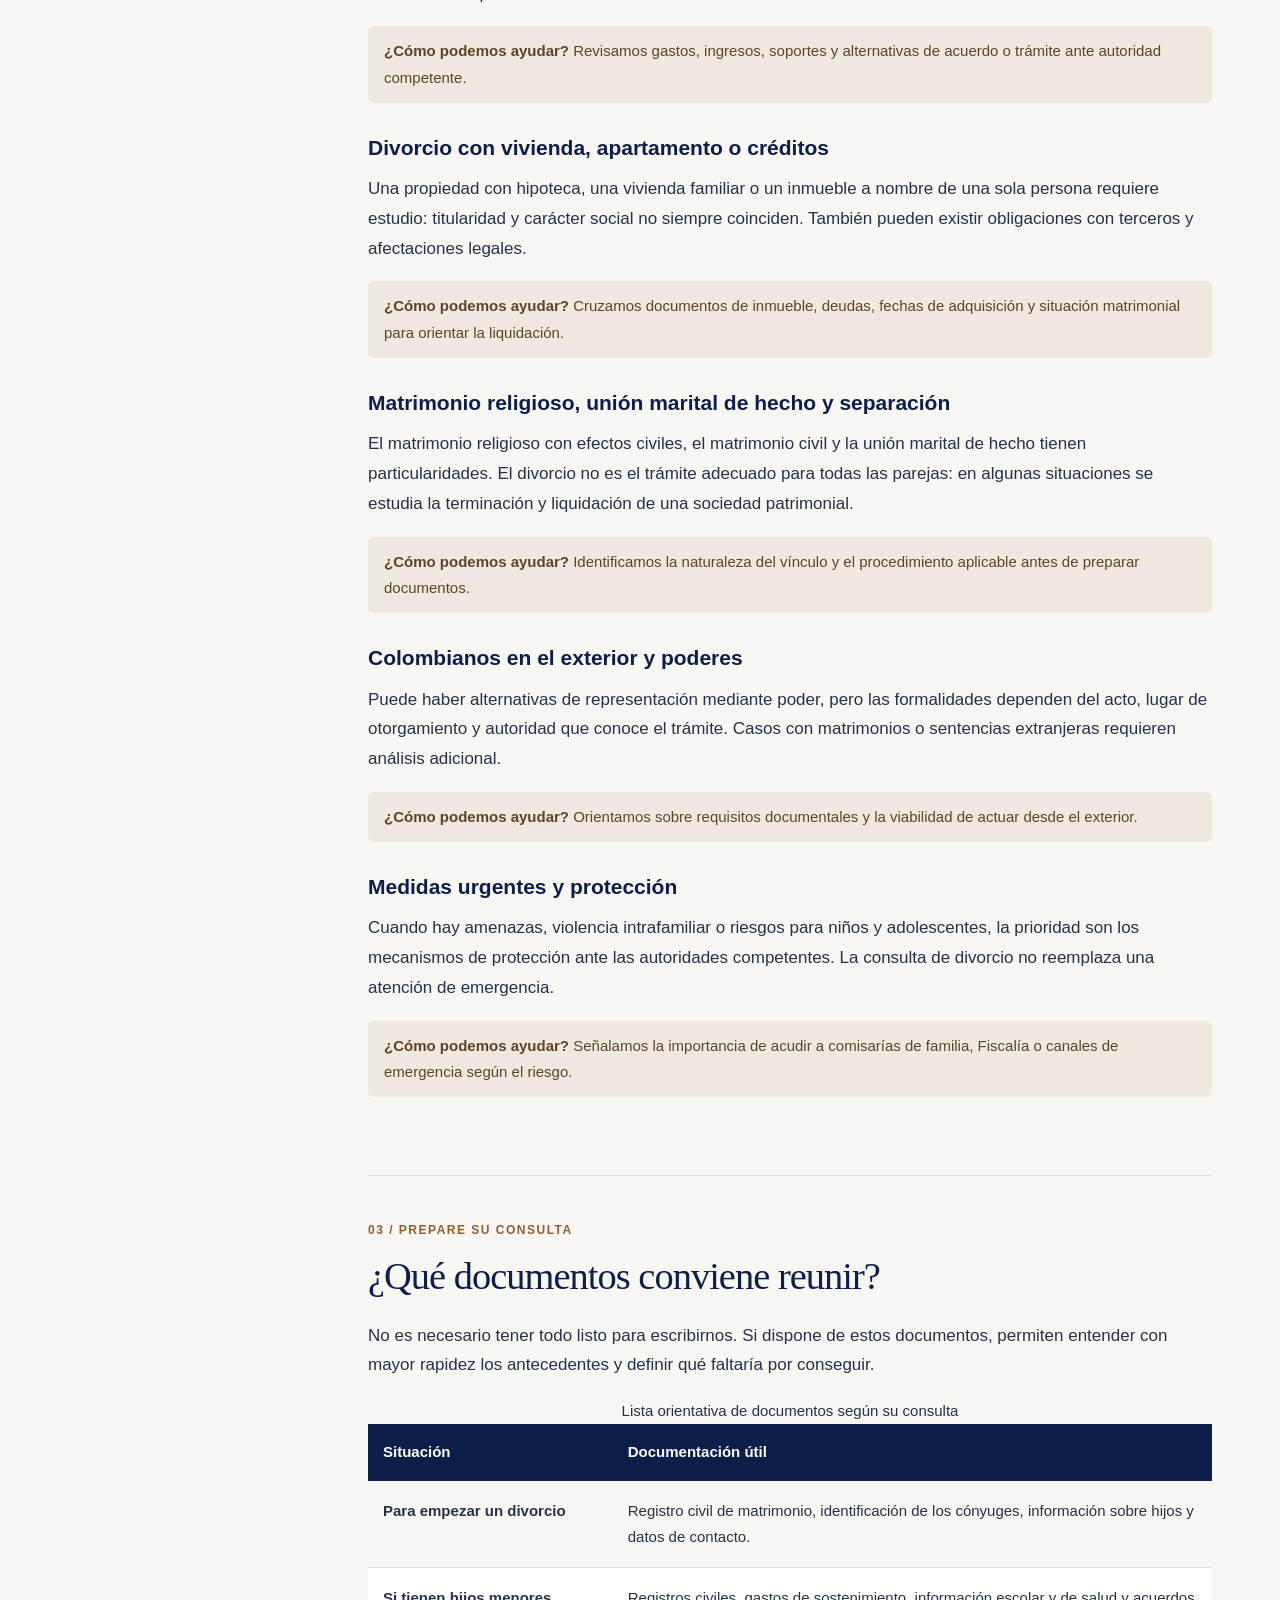
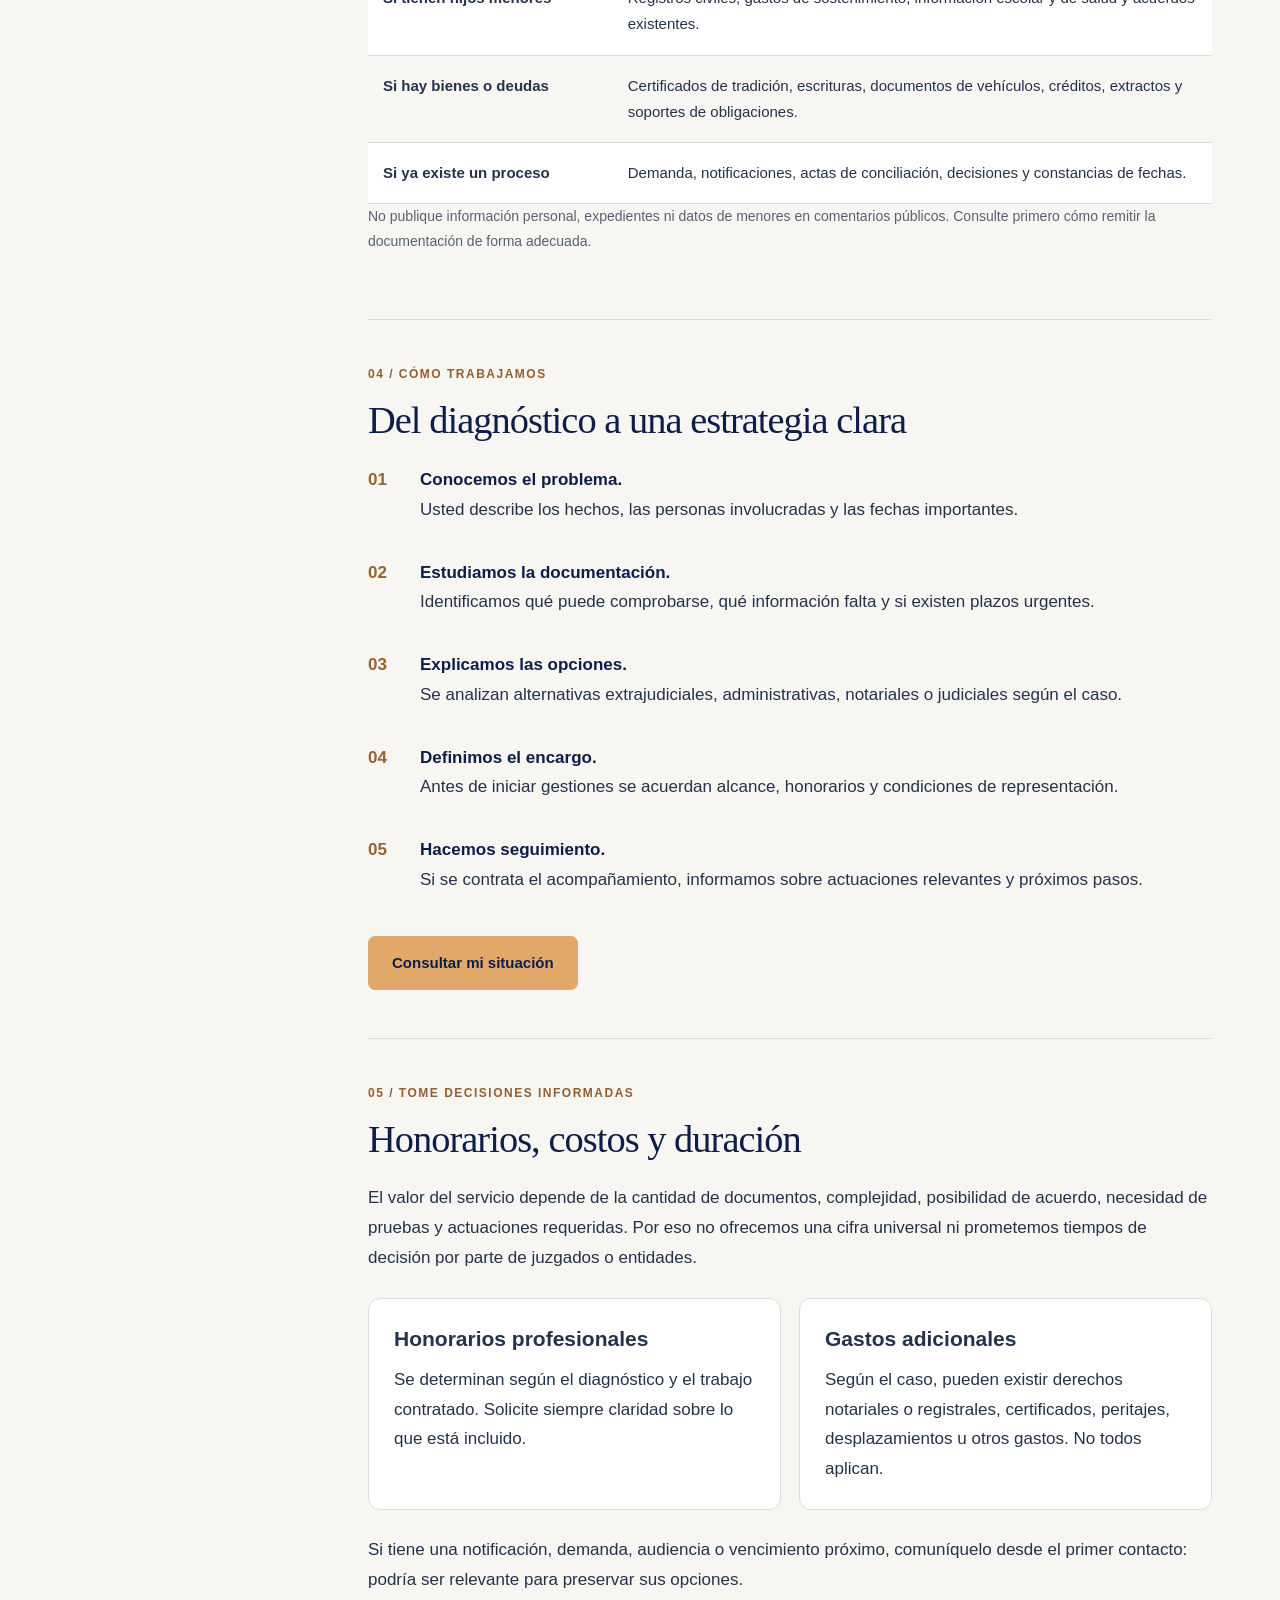
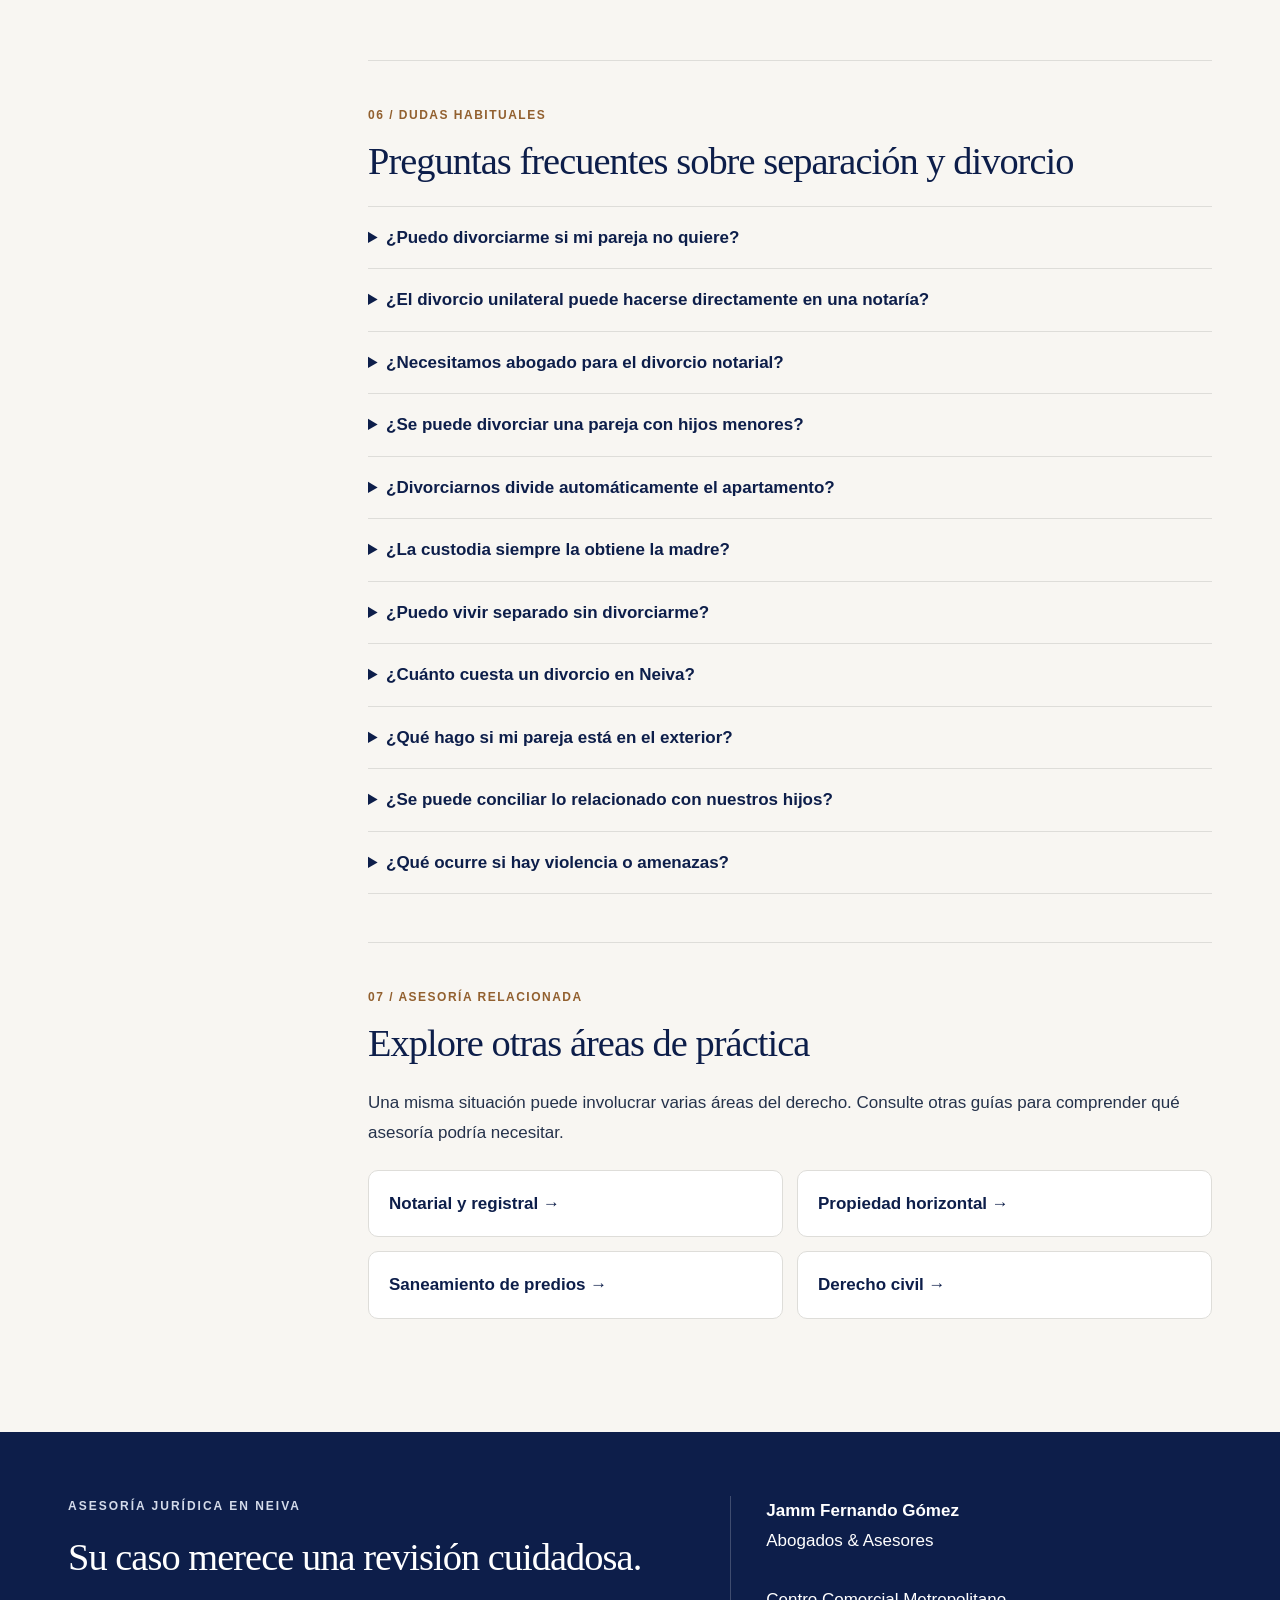
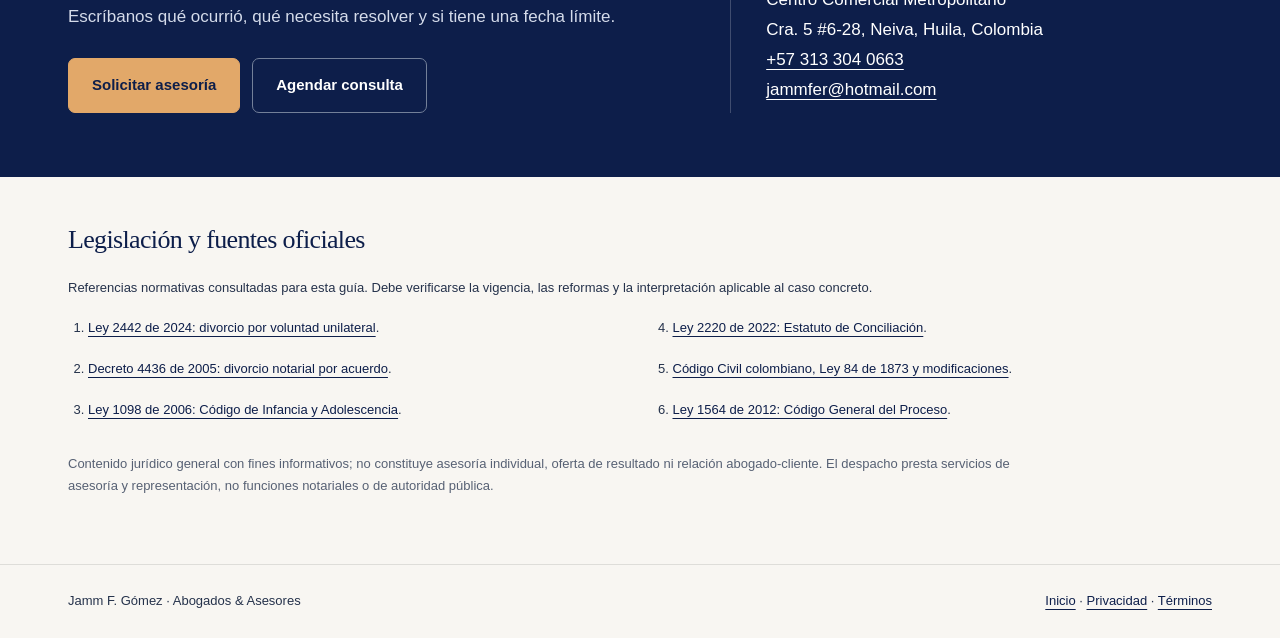
<file: abogado-divorcio-neiva.html>
<!doctype html>
<html lang="es-CO"><head><meta charset="utf-8"><meta name="viewport" content="width=device-width, initial-scale=1">
<title>Abogado de divorcio en Neiva | Jamm F. Gómez</title><meta name="description" content="Abogado de divorcio en Neiva, Huila. Divorcio notarial, divorcio judicial y unilateral, liquidación de bienes, alimentos, custodia y acuerdos familiares en Colombia.">
<link rel="canonical" href="https://abogadojamm.com/abogado-divorcio-neiva.html"><link rel="icon" type="image/png" sizes="64x64" href="favicon-64.png?v=20261016-2">
<meta name="theme-color" content="#0d1e4a">
<meta property="og:type" content="article"><meta property="og:locale" content="es_CO"><meta property="og:title" content="Abogado de divorcio en Neiva"><meta property="og:description" content="Abogado de divorcio en Neiva, Huila. Divorcio notarial, divorcio judicial y unilateral, liquidación de bienes, alimentos, custodia y acuerdos familiares en Colombia."><meta property="og:url" content="https://abogadojamm.com/abogado-divorcio-neiva.html"><meta property="og:image" content="https://abogadojamm.com/divorcio2.png"><meta name="robots" content="index,follow">
<style>
    :root{--navy:#0d1e4a;--gold:#e2a869;--paper:#f8f6f2;--ink:#25324b;--muted:#576174;--line:#deddd9;--white:#fff}
    *{box-sizing:border-box}html{scroll-behavior:smooth;scroll-padding-top:25px}body{margin:0;background:var(--paper);color:var(--ink);font-family:Avenir,"Segoe UI",Arial,sans-serif;font-size:17px;line-height:1.75}a{color:var(--navy);text-underline-offset:4px}a:hover{text-decoration-thickness:2px}a:focus-visible,summary:focus-visible{outline:3px solid #ab6d27;outline-offset:5px}h1,h2,h3,p{margin-top:0}h1,h2{font-family:Georgia,"Times New Roman",serif;font-weight:400;letter-spacing:-.025em;line-height:1.16}h1{font-size:clamp(40px,5.6vw,72px);max-width:900px;margin-bottom:25px}h2{font-size:clamp(29px,3vw,40px);color:var(--navy);margin-bottom:22px}h3{font-size:21px;line-height:1.4;margin-bottom:12px}p{margin-bottom:18px}ul,ol{padding-left:24px}li{margin-bottom:9px}.wrap{max-width:1200px;margin:auto;padding-inline:28px}.skip{position:absolute;left:12px;top:-100px;background:white;padding:12px;z-index:10}.skip:focus{top:12px}.header{background:var(--navy);color:white;border-bottom:1px solid #ffffff24}.header .wrap{min-height:94px;display:flex;align-items:center;justify-content:space-between;gap:24px}.brand{color:white;text-decoration:none;line-height:1.2}.brand strong{font:26px Georgia,serif;display:block}.brand span{font-size:11px;letter-spacing:2px;text-transform:uppercase;display:block;margin-top:8px}.header nav{display:flex;gap:28px;flex-wrap:wrap}.header nav a{color:white;text-decoration:none;font-size:14px}.hero{background:var(--navy);color:white;padding:38px 0 74px}.breadcrumbs{font-size:13px;margin-bottom:44px;color:#c7cfde}.breadcrumbs a{color:inherit}.eyebrow{color:var(--gold);text-transform:uppercase;letter-spacing:2px;font-size:12px;font-weight:700;margin-bottom:18px}.hero .intro{max-width:760px;font-size:20px;color:#d4dbea;line-height:1.65}.actions{display:flex;gap:12px;flex-wrap:wrap;margin-top:27px}.button{display:inline-flex;align-items:center;justify-content:center;padding:13px 23px;border-radius:7px;background:var(--gold);color:var(--navy);font-weight:700;text-decoration:none;font-size:15px;border:1px solid var(--gold)}.button:hover{background:#f0bb83}.button.secondary{color:white;background:transparent;border-color:#738099}.byline{display:flex;gap:12px;flex-wrap:wrap;font-size:13px;color:#c7cfde;margin-top:29px}.layout{display:grid;grid-template-columns:235px minmax(0,1fr);gap:65px;padding-top:60px;padding-bottom:65px}.toc{position:sticky;top:25px;align-self:start;font-size:14px}.toc strong{font-size:11px;letter-spacing:1.8px;text-transform:uppercase;color:var(--muted)}.toc a{display:block;padding:10px 0;border-bottom:1px solid var(--line);text-decoration:none}.toc .help{background:var(--navy);color:white;border-radius:10px;padding:20px;margin-top:25px}.toc .help p{line-height:1.6;margin:8px 0 12px}.toc .help a{color:var(--gold);border:0;padding:0;font-weight:700}.content{min-width:0}.content>section{padding-bottom:48px;margin-bottom:44px;border-bottom:1px solid var(--line)}.content>section:last-child{border:0;margin-bottom:0}.section-kicker{color:#92602f;font-size:12px;font-weight:700;letter-spacing:1.5px;text-transform:uppercase;margin-bottom:13px}.duo{display:grid;grid-template-columns:1fr 1fr;gap:18px;margin:25px 0}.card{padding:25px;background:white;border:1px solid var(--line);border-radius:12px}.card p:last-child{margin-bottom:0}.note{border-left:3px solid #b87939;background:#eee8de;padding:20px 24px;margin:24px 0}.note p:last-child{margin:0}.source{font-size:12px;color:var(--muted);margin-top:15px}.source a{color:inherit}.topic{margin:30px 0}.topic h3{color:var(--navy)}.topic .assist{color:#5c442c;background:#efe8de;border-radius:6px;padding:12px 16px;font-size:15px}.table-wrap{overflow-x:auto}table{width:100%;border-collapse:collapse;font-size:15px;text-align:left}th{background:var(--navy);color:white;padding:15px}td{padding:17px 15px;border-bottom:1px solid var(--line);vertical-align:top}td:first-child{font-weight:700;width:29%}tbody tr:nth-child(even){background:#fff}.steps{list-style:none;padding:0;counter-reset:step}.steps li{position:relative;padding:0 0 24px 52px;counter-increment:step}.steps li:before{content:counter(step,decimal-leading-zero);position:absolute;left:0;color:#98632f;font-weight:700}.steps strong{display:block;color:var(--navy)}details{border-top:1px solid var(--line);padding:18px 0}details:last-child{border-bottom:1px solid var(--line)}summary{cursor:pointer;font-weight:700;color:var(--navy);line-height:1.5;padding-right:12px}details p{margin:15px 0 0;font-size:16px}.contact-band{background:var(--navy);color:white;padding:64px 0}.contact-band .wrap{display:grid;grid-template-columns:1.25fr 1fr;gap:60px}.contact-band h2{color:white}.contact-band p{color:#d4dbea}.contact-band address{font-style:normal;border-left:1px solid #ffffff35;padding-left:35px}.contact-band address a{color:white}.sources{padding:48px 28px;font-size:13px}.sources h2{font-size:26px}.source-list{columns:2;column-gap:45px;padding-left:20px}.source-list li{break-inside:avoid;padding-bottom:9px}.disclaimer{font-size:13px;color:var(--muted);max-width:950px}footer{border-top:1px solid var(--line);padding:25px 0;font-size:13px}footer .wrap{display:flex;justify-content:space-between;gap:20px;flex-wrap:wrap}
    @media(max-width:900px){.layout{grid-template-columns:1fr;gap:35px}.toc{position:static}.toc nav{display:grid;grid-template-columns:1fr 1fr;gap:0 24px}.toc .help{display:none}.hero{padding-bottom:48px}.contact-band .wrap{grid-template-columns:1fr;gap:25px}.contact-band address{border-left:0;border-top:1px solid #ffffff35;padding:25px 0 0}.content>section{padding-bottom:30px;margin-bottom:30px}}
    @media(max-width:560px){.wrap{padding-inline:20px}.header .wrap{padding-block:20px;align-items:flex-start;flex-direction:column;gap:17px}.header nav{gap:22px}.brand strong{font-size:24px}.breadcrumbs{margin-bottom:30px}.hero .intro{font-size:18px}.duo{grid-template-columns:1fr}.card{padding:22px}.layout{padding-top:35px}.toc nav{grid-template-columns:1fr 1fr;gap:0 16px}.toc a{font-size:13px}.source-list{columns:1}.actions .button{width:100%}.contact-band{padding:42px 0}table{font-size:14px}td,th{padding:12px}.byline{display:block}.byline span{display:block;margin-top:5px}}
    @media(prefers-reduced-motion:reduce){html{scroll-behavior:auto}}@media print{.header,.toc,.actions,footer{display:none}.layout{display:block;padding:20px}.hero,.contact-band{background:white;color:black;padding:20px}.hero p,.hero .intro,.contact-band p,.contact-band h2,.contact-band address a{color:black}h1{font-size:32px}.content>section{break-inside:avoid}details{display:block}details p{display:block}.sources{padding:20px}}
  
.related-links{display:grid;grid-template-columns:repeat(2,minmax(0,1fr));gap:14px;margin:22px 0 0}.related-links a{display:block;background:#fff;border:1px solid var(--line);border-radius:10px;padding:18px 20px;text-decoration:none;font-weight:700}.related-links a:hover{border-color:var(--gold);background:#fffcf6}.page-photo{width:100%;max-height:260px;object-fit:cover;object-position:center;border-radius:12px;margin:6px 0 24px;display:block}.faq-note{font-size:14px;color:var(--muted)}@media(max-width:600px){.related-links{grid-template-columns:1fr}.page-photo{max-height:200px}}
</style><script type="application/ld+json">{"@context":"https://schema.org","@type":"BreadcrumbList","itemListElement":[{"@type":"ListItem","position":1,"name":"Inicio","item":"https://abogadojamm.com/"},{"@type":"ListItem","position":2,"name":"Servicios","item":"https://abogadojamm.com/#servicios"},{"@type":"ListItem","position":3,"name":"Separación y divorcio","item":"https://abogadojamm.com/abogado-divorcio-neiva.html"}]}</script><script type="application/ld+json">{"@context":"https://schema.org","@type":"WebPage","name":"Abogado de divorcio en Neiva","url":"https://abogadojamm.com/abogado-divorcio-neiva.html","description":"Abogado de divorcio en Neiva, Huila. Divorcio notarial, divorcio judicial y unilateral, liquidación de bienes, alimentos, custodia y acuerdos familiares en Colombia.","inLanguage":"es-CO","about":{"@type":"Thing","name":"Separación y divorcio"},"publisher":{"@type":"Organization","name":"Jamm Fernando Gómez · Abogados & Asesores","url":"https://abogadojamm.com/"}}</script><script type="application/ld+json">{"@context":"https://schema.org","@type":"FAQPage","mainEntity":[{"@type":"Question","name":"¿Puedo divorciarme si mi pareja no quiere?","acceptedAnswer":{"@type":"Answer","text":"La Ley 2442 de 2024 incorporó el divorcio por sola voluntad de cualquiera de los cónyuges. Debe estudiarse el procedimiento judicial y sus efectos."}},{"@type":"Question","name":"¿El divorcio unilateral puede hacerse directamente en una notaría?","acceptedAnswer":{"@type":"Answer","text":"La vía notarial está prevista para el mutuo acuerdo. La Ley 2442 permite continuar ante notario si las partes deciden tramitarlo por acuerdo conforme a sus reglas."}},{"@type":"Question","name":"¿Necesitamos abogado para el divorcio notarial?","acceptedAnswer":{"@type":"Answer","text":"Sí. El Decreto 4436 de 2005 contempla la solicitud por intermedio de abogado."}},{"@type":"Question","name":"¿Se puede divorciar una pareja con hijos menores?","acceptedAnswer":{"@type":"Answer","text":"Sí. Deben protegerse sus derechos y atenderse los procedimientos relacionados con custodia, visitas y alimentos."}},{"@type":"Question","name":"¿Divorciarnos divide automáticamente el apartamento?","acceptedAnswer":{"@type":"Answer","text":"No necesariamente. La disolución y la liquidación de la sociedad conyugal son etapas jurídicas distintas."}},{"@type":"Question","name":"¿La custodia siempre la obtiene la madre?","acceptedAnswer":{"@type":"Answer","text":"No existe una respuesta automática basada únicamente en el sexo del progenitor; se priorizan los derechos y el interés superior del menor."}},{"@type":"Question","name":"¿Puedo vivir separado sin divorciarme?","acceptedAnswer":{"@type":"Answer","text":"Sí, pero la separación de hecho no equivale a terminar formalmente el matrimonio ni resuelve por sí sola todos los efectos patrimoniales."}},{"@type":"Question","name":"¿Cuánto cuesta un divorcio en Neiva?","acceptedAnswer":{"@type":"Answer","text":"Depende del acuerdo, bienes, hijos, gastos notariales o judiciales y honorarios. Se precisa con una evaluación inicial."}},{"@type":"Question","name":"¿Qué hago si mi pareja está en el exterior?","acceptedAnswer":{"@type":"Answer","text":"Se debe verificar la documentación, las formalidades de poderes y la autoridad competente para tramitar el caso."}},{"@type":"Question","name":"¿Se puede conciliar lo relacionado con nuestros hijos?","acceptedAnswer":{"@type":"Answer","text":"En muchos asuntos de familia la conciliación es útil o necesaria bajo las reglas aplicables, siempre respetando los derechos de los menores."}},{"@type":"Question","name":"¿Qué ocurre si hay violencia o amenazas?","acceptedAnswer":{"@type":"Answer","text":"Acuda a los mecanismos de protección correspondientes y a la línea de emergencias en riesgo inmediato; no espere a resolver el divorcio."}}]}</script>  <link rel="icon" href="favicon.ico?v=20261016-6" sizes="any">
  <link rel="icon" type="image/png" sizes="32x32" href="favicon-32.png?v=20261016-6">
  <link rel="icon" type="image/png" sizes="64x64" href="favicon-64.png?v=20261016-6">
  <link rel="apple-touch-icon" sizes="180x180" href="apple-touch-icon.png?v=20261016-6">
</head>
<body><a class="skip" href="#contenido">Saltar al contenido</a>
<header class="header"><div class="wrap"><a class="brand" href="index.html"><strong>Jamm F. Gómez</strong><span>Abogados &amp; Asesores</span></a><nav aria-label="Navegación principal"><a href="index.html">Inicio</a><a href="index.html#servicios">Servicios</a><a href="#contacto">Contacto</a></nav></div></header>
<section class="hero"><div class="wrap"><nav class="breadcrumbs" aria-label="Ruta de navegación"><a href="index.html">Inicio</a> / <a href="index.html#servicios">Servicios</a> / Separación y divorcio</nav><p class="eyebrow">Familia · Divorcio · Acuerdos</p>
<h1>Abogado de divorcio en Neiva</h1><p class="intro">¿Está considerando divorciarse o necesita entender cómo se reparten los bienes y cómo se protegen los derechos de sus hijos? Esta guía le explica las opciones legales en Colombia.</p><div class="actions"><a class="button" href="https://wa.me/573133040663?text=Hola%2C%20quisiera%20asesor%C3%ADa%20en%20separaci%C3%B3n%20y%20divorcio%20en%20Neiva." target="_blank" rel="noopener noreferrer">Consultar por WhatsApp</a><a class="button secondary" href="#situaciones">Explorar temas</a></div><div class="byline"><span>Jamm Fernando Gómez · Abogados &amp; Asesores</span><span>Neiva, Huila, Colombia</span></div></div></section>
<main id="contenido" class="wrap layout"><aside class="toc" aria-label="Índice de la guía"><strong>En esta página</strong><nav><a href="#que-es">Qué es y cuándo aplica</a><a href="#situaciones">Asuntos frecuentes</a><a href="#documentos">Documentos iniciales</a><a href="#proceso">Cómo le acompañamos</a><a href="#costos">Costos y plazos</a><a href="#preguntas">Preguntas frecuentes</a><a href="#otros-servicios">Otros servicios</a><a href="#fuentes">Fuentes oficiales</a></nav><div class="help"><strong style="color:#e2a869">Asesoría en Neiva</strong><p>Explíquenos su situación y los documentos que tiene.</p><a href="tel:+573133040663">313 304 0663 →</a></div></aside><div class="content">
<section id="que-es"><p class="section-kicker">01 / Comprenda su situación</p><h2>¿Qué opciones existen para divorciarse en Colombia?</h2><img class="page-photo" src="divorcio2.png" alt="Asesoría jurídica para divorcio, separación y familia" width="1100" height="440" loading="lazy"><p>En Colombia existen distintas rutas para terminar un matrimonio o hacer cesar los efectos civiles de un matrimonio religioso. El trámite depende de si los cónyuges <strong>están de acuerdo</strong>, de la clase de matrimonio, de sus hijos y de las circunstancias jurídicas particulares.</p><p>El <strong>divorcio notarial</strong> se tramita por mutuo acuerdo a través de abogado y se formaliza mediante escritura pública. Cuando no existe acuerdo, puede ser necesario acudir ante el juez. La <strong>Ley 2442 de 2024</strong> incorporó la sola voluntad de cualquiera de los cónyuges como causal de divorcio, con un procedimiento y consecuencias que deben revisarse según el caso.</p><p>Es importante no confundir <strong>separación de hecho</strong>, <strong>divorcio</strong>, <strong>disolución de la sociedad conyugal</strong> y <strong>liquidación del patrimonio</strong>. Son asuntos relacionados, pero no equivalentes.</p><div class="note"><p><strong>Importante:</strong> Esta guía es informativa y no reemplaza una revisión individual de documentos. La vía apropiada y los plazos dependen del caso; no se garantiza un resultado.</p></div></section>
<section id="situaciones"><p class="section-kicker">02 / Encuentre su caso</p><h2>Situaciones frecuentes y asesoría jurídica</h2><p>Estos son algunos de los problemas que pueden presentarse. Cada caso requiere revisar la legislación, los hechos y los documentos disponibles antes de elegir una estrategia.</p><article class="topic"><h3>Divorcio notarial de mutuo acuerdo</h3><p>Cuando existe acuerdo entre cónyuges sobre divorciarse y se cumplen las exigencias legales, puede tramitarse ante notario por medio de abogado. Si hay hijos menores, deben atenderse los acuerdos y actuaciones de protección previstos para sus derechos.</p><p class="assist"><strong>¿Cómo podemos ayudar?</strong> Preparamos la revisión documental, el acuerdo, la solicitud y el acompañamiento según el trámite contratado.</p></article><article class="topic"><h3>Divorcio judicial cuando no hay acuerdo</h3><p>Si uno de los cónyuges no acepta el divorcio o hay controversias sobre aspectos relevantes, se evalúa la vía judicial. La estrategia depende de los hechos, las pretensiones, la prueba y las normas vigentes.</p><p class="assist"><strong>¿Cómo podemos ayudar?</strong> Analizamos el escenario y sus consecuencias patrimoniales y familiares antes de orientar sobre una demanda o contestación.</p></article><article class="topic"><h3>Divorcio unilateral bajo la Ley 2442 de 2024</h3><p>La ley incorporó la causal de <strong>sola voluntad de cualquiera de los cónyuges</strong> (numeral 10 del artículo 154 del Código Civil). Esta novedad no significa que pueda formalizarse unilateralmente una escritura de divorcio ante notario: la ruta notarial sigue vinculada al acuerdo en los términos legales.</p><p class="assist"><strong>¿Cómo podemos ayudar?</strong> Revisamos la procedencia judicial, la propuesta de efectos del divorcio y la defensa de derechos de las personas involucradas.</p></article><article class="topic"><h3>Separación de bienes y sociedad conyugal</h3><p>La finalización del vínculo y el reparto del patrimonio no son exactamente el mismo acto. Deben identificarse activos, pasivos, deudas, bienes propios y sociales, además de capitulaciones u otras circunstancias especiales.</p><p class="assist"><strong>¿Cómo podemos ayudar?</strong> Ayudamos a organizar inventarios, verificar documentos de propiedad y evaluar acuerdos de liquidación.</p></article><article class="topic"><h3>Custodia, cuidado personal y visitas</h3><p>Las decisiones sobre hijos deben atender su interés superior y sus derechos, no utilizarse como moneda de cambio. Los acuerdos deben especificar responsabilidades, tiempos y mecanismos de comunicación adecuados.</p><p class="assist"><strong>¿Cómo podemos ayudar?</strong> Orientamos en la preparación de propuestas y la revisión de medidas de cuidado, contacto y protección.</p></article><article class="topic"><h3>Cuotas alimentarias y gastos de los hijos</h3><p>Los alimentos comprenden más que comida: pueden involucrar vivienda, salud, educación y otros rubros necesarios. Su definición debe considerar las necesidades del menor y las capacidades económicas, conforme a las normas aplicables.</p><p class="assist"><strong>¿Cómo podemos ayudar?</strong> Revisamos gastos, ingresos, soportes y alternativas de acuerdo o trámite ante autoridad competente.</p></article><article class="topic"><h3>Divorcio con vivienda, apartamento o créditos</h3><p>Una propiedad con hipoteca, una vivienda familiar o un inmueble a nombre de una sola persona requiere estudio: titularidad y carácter social no siempre coinciden. También pueden existir obligaciones con terceros y afectaciones legales.</p><p class="assist"><strong>¿Cómo podemos ayudar?</strong> Cruzamos documentos de inmueble, deudas, fechas de adquisición y situación matrimonial para orientar la liquidación.</p></article><article class="topic"><h3>Matrimonio religioso, unión marital de hecho y separación</h3><p>El matrimonio religioso con efectos civiles, el matrimonio civil y la unión marital de hecho tienen particularidades. El divorcio no es el trámite adecuado para todas las parejas: en algunas situaciones se estudia la terminación y liquidación de una sociedad patrimonial.</p><p class="assist"><strong>¿Cómo podemos ayudar?</strong> Identificamos la naturaleza del vínculo y el procedimiento aplicable antes de preparar documentos.</p></article><article class="topic"><h3>Colombianos en el exterior y poderes</h3><p>Puede haber alternativas de representación mediante poder, pero las formalidades dependen del acto, lugar de otorgamiento y autoridad que conoce el trámite. Casos con matrimonios o sentencias extranjeras requieren análisis adicional.</p><p class="assist"><strong>¿Cómo podemos ayudar?</strong> Orientamos sobre requisitos documentales y la viabilidad de actuar desde el exterior.</p></article><article class="topic"><h3>Medidas urgentes y protección</h3><p>Cuando hay amenazas, violencia intrafamiliar o riesgos para niños y adolescentes, la prioridad son los mecanismos de protección ante las autoridades competentes. La consulta de divorcio no reemplaza una atención de emergencia.</p><p class="assist"><strong>¿Cómo podemos ayudar?</strong> Señalamos la importancia de acudir a comisarías de familia, Fiscalía o canales de emergencia según el riesgo.</p></article></section>
<section id="documentos"><p class="section-kicker">03 / Prepare su consulta</p><h2>¿Qué documentos conviene reunir?</h2><p>No es necesario tener todo listo para escribirnos. Si dispone de estos documentos, permiten entender con mayor rapidez los antecedentes y definir qué faltaría por conseguir.</p><div class="table-wrap"><table><caption>Lista orientativa de documentos según su consulta</caption><thead><tr><th scope="col">Situación</th><th scope="col">Documentación útil</th></tr></thead><tbody><tr><td>Para empezar un divorcio</td><td>Registro civil de matrimonio, identificación de los cónyuges, información sobre hijos y datos de contacto.</td></tr><tr><td>Si tienen hijos menores</td><td>Registros civiles, gastos de sostenimiento, información escolar y de salud y acuerdos existentes.</td></tr><tr><td>Si hay bienes o deudas</td><td>Certificados de tradición, escrituras, documentos de vehículos, créditos, extractos y soportes de obligaciones.</td></tr><tr><td>Si ya existe un proceso</td><td>Demanda, notificaciones, actas de conciliación, decisiones y constancias de fechas.</td></tr></tbody></table></div><p class="faq-note">No publique información personal, expedientes ni datos de menores en comentarios públicos. Consulte primero cómo remitir la documentación de forma adecuada.</p></section>
<section id="proceso"><p class="section-kicker">04 / Cómo trabajamos</p><h2>Del diagnóstico a una estrategia clara</h2><ol class="steps"><li><strong>Conocemos el problema.</strong> Usted describe los hechos, las personas involucradas y las fechas importantes.</li><li><strong>Estudiamos la documentación.</strong> Identificamos qué puede comprobarse, qué información falta y si existen plazos urgentes.</li><li><strong>Explicamos las opciones.</strong> Se analizan alternativas extrajudiciales, administrativas, notariales o judiciales según el caso.</li><li><strong>Definimos el encargo.</strong> Antes de iniciar gestiones se acuerdan alcance, honorarios y condiciones de representación.</li><li><strong>Hacemos seguimiento.</strong> Si se contrata el acompañamiento, informamos sobre actuaciones relevantes y próximos pasos.</li></ol><a class="button" href="https://wa.me/573133040663?text=Hola%2C%20quisiera%20asesor%C3%ADa%20en%20separaci%C3%B3n%20y%20divorcio%20en%20Neiva." target="_blank" rel="noopener noreferrer">Consultar mi situación</a></section>
<section id="costos"><p class="section-kicker">05 / Tome decisiones informadas</p><h2>Honorarios, costos y duración</h2><p>El valor del servicio depende de la cantidad de documentos, complejidad, posibilidad de acuerdo, necesidad de pruebas y actuaciones requeridas. Por eso no ofrecemos una cifra universal ni prometemos tiempos de decisión por parte de juzgados o entidades.</p><div class="duo"><article class="card"><h3>Honorarios profesionales</h3><p>Se determinan según el diagnóstico y el trabajo contratado. Solicite siempre claridad sobre lo que está incluido.</p></article><article class="card"><h3>Gastos adicionales</h3><p>Según el caso, pueden existir derechos notariales o registrales, certificados, peritajes, desplazamientos u otros gastos. No todos aplican.</p></article></div><p>Si tiene una notificación, demanda, audiencia o vencimiento próximo, comuníquelo desde el primer contacto: podría ser relevante para preservar sus opciones.</p></section>
<section id="preguntas"><p class="section-kicker">06 / Dudas habituales</p><h2>Preguntas frecuentes sobre separación y divorcio</h2><details><summary>¿Puedo divorciarme si mi pareja no quiere?</summary><p>La Ley 2442 de 2024 incorporó el divorcio por sola voluntad de cualquiera de los cónyuges. Debe estudiarse el procedimiento judicial y sus efectos.</p></details><details><summary>¿El divorcio unilateral puede hacerse directamente en una notaría?</summary><p>La vía notarial está prevista para el mutuo acuerdo. La Ley 2442 permite continuar ante notario si las partes deciden tramitarlo por acuerdo conforme a sus reglas.</p></details><details><summary>¿Necesitamos abogado para el divorcio notarial?</summary><p>Sí. El Decreto 4436 de 2005 contempla la solicitud por intermedio de abogado.</p></details><details><summary>¿Se puede divorciar una pareja con hijos menores?</summary><p>Sí. Deben protegerse sus derechos y atenderse los procedimientos relacionados con custodia, visitas y alimentos.</p></details><details><summary>¿Divorciarnos divide automáticamente el apartamento?</summary><p>No necesariamente. La disolución y la liquidación de la sociedad conyugal son etapas jurídicas distintas.</p></details><details><summary>¿La custodia siempre la obtiene la madre?</summary><p>No existe una respuesta automática basada únicamente en el sexo del progenitor; se priorizan los derechos y el interés superior del menor.</p></details><details><summary>¿Puedo vivir separado sin divorciarme?</summary><p>Sí, pero la separación de hecho no equivale a terminar formalmente el matrimonio ni resuelve por sí sola todos los efectos patrimoniales.</p></details><details><summary>¿Cuánto cuesta un divorcio en Neiva?</summary><p>Depende del acuerdo, bienes, hijos, gastos notariales o judiciales y honorarios. Se precisa con una evaluación inicial.</p></details><details><summary>¿Qué hago si mi pareja está en el exterior?</summary><p>Se debe verificar la documentación, las formalidades de poderes y la autoridad competente para tramitar el caso.</p></details><details><summary>¿Se puede conciliar lo relacionado con nuestros hijos?</summary><p>En muchos asuntos de familia la conciliación es útil o necesaria bajo las reglas aplicables, siempre respetando los derechos de los menores.</p></details><details><summary>¿Qué ocurre si hay violencia o amenazas?</summary><p>Acuda a los mecanismos de protección correspondientes y a la línea de emergencias en riesgo inmediato; no espere a resolver el divorcio.</p></details></section>
<section id="otros-servicios"><p class="section-kicker">07 / Asesoría relacionada</p><h2>Explore otras áreas de práctica</h2><p>Una misma situación puede involucrar varias áreas del derecho. Consulte otras guías para comprender qué asesoría podría necesitar.</p><div class="related-links"><a href="derecho-notarial-registral-neiva.html">Notarial y registral →</a><a href="abogado-propiedad-horizontal-neiva.html">Propiedad horizontal →</a><a href="saneamiento-predios-neiva.html">Saneamiento de predios →</a><a href="abogado-derecho-civil-neiva.html">Derecho civil →</a></div></section>
</div></main>
<section id="contacto" class="contact-band"><div class="wrap"><div><p class="eyebrow">Asesoría jurídica en Neiva</p><h2>Su caso merece una revisión cuidadosa.</h2><p>Escríbanos qué ocurrió, qué necesita resolver y si tiene una fecha límite.</p><div class="actions"><a class="button" href="https://wa.me/573133040663?text=Hola%2C%20quisiera%20asesor%C3%ADa%20en%20separaci%C3%B3n%20y%20divorcio%20en%20Neiva." target="_blank" rel="noopener noreferrer">Solicitar asesoría</a><a class="button secondary" href="https://calendly.com/jammfer/30min" target="_blank" rel="noopener noreferrer">Agendar consulta</a></div></div><address><strong>Jamm Fernando Gómez</strong><br>Abogados &amp; Asesores<br><br>Centro Comercial Metropolitano<br>Cra. 5 #6-28, Neiva, Huila, Colombia<br><a href="tel:+573133040663">+57 313 304 0663</a><br><a href="mailto:jammfer@hotmail.com">jammfer@hotmail.com</a></address></div></section>
<section id="fuentes" class="wrap sources"><h2>Legislación y fuentes oficiales</h2><p>Referencias normativas consultadas para esta guía. Debe verificarse la vigencia, las reformas y la interpretación aplicable al caso concreto.</p><ol class="source-list"><li id="fuente-1"><a href="https://www.funcionpublica.gov.co/eva/gestornormativo/norma.php?i=257036" target="_blank" rel="noopener noreferrer">Ley 2442 de 2024: divorcio por voluntad unilateral</a>.</li><li id="fuente-2"><a href="https://www.funcionpublica.gov.co/eva/gestornormativo/norma.php?i=18346" target="_blank" rel="noopener noreferrer">Decreto 4436 de 2005: divorcio notarial por acuerdo</a>.</li><li id="fuente-3"><a href="https://www.funcionpublica.gov.co/eva/gestornormativo/norma.php?i=22106" target="_blank" rel="noopener noreferrer">Ley 1098 de 2006: Código de Infancia y Adolescencia</a>.</li><li id="fuente-4"><a href="https://www.funcionpublica.gov.co/eva/gestornormativo/norma.php?i=188766" target="_blank" rel="noopener noreferrer">Ley 2220 de 2022: Estatuto de Conciliación</a>.</li><li id="fuente-5"><a href="https://relatoria.colombiacompra.gov.co/normativa/codigo-civil-ley-84-de-1873/" target="_blank" rel="noopener noreferrer">Código Civil colombiano, Ley 84 de 1873 y modificaciones</a>.</li><li id="fuente-6"><a href="https://www.funcionpublica.gov.co/eva/gestornormativo/norma.php?i=48425" target="_blank" rel="noopener noreferrer">Ley 1564 de 2012: Código General del Proceso</a>.</li></ol><p class="disclaimer">Contenido jurídico general con fines informativos; no constituye asesoría individual, oferta de resultado ni relación abogado-cliente. El despacho presta servicios de asesoría y representación, no funciones notariales o de autoridad pública.</p></section>
<footer><div class="wrap"><span>Jamm F. Gómez · Abogados &amp; Asesores</span><span><a href="index.html">Inicio</a> · <a href="privacidad.html">Privacidad</a> · <a href="terminos.html">Términos</a></span></div></footer></body></html>
</file>
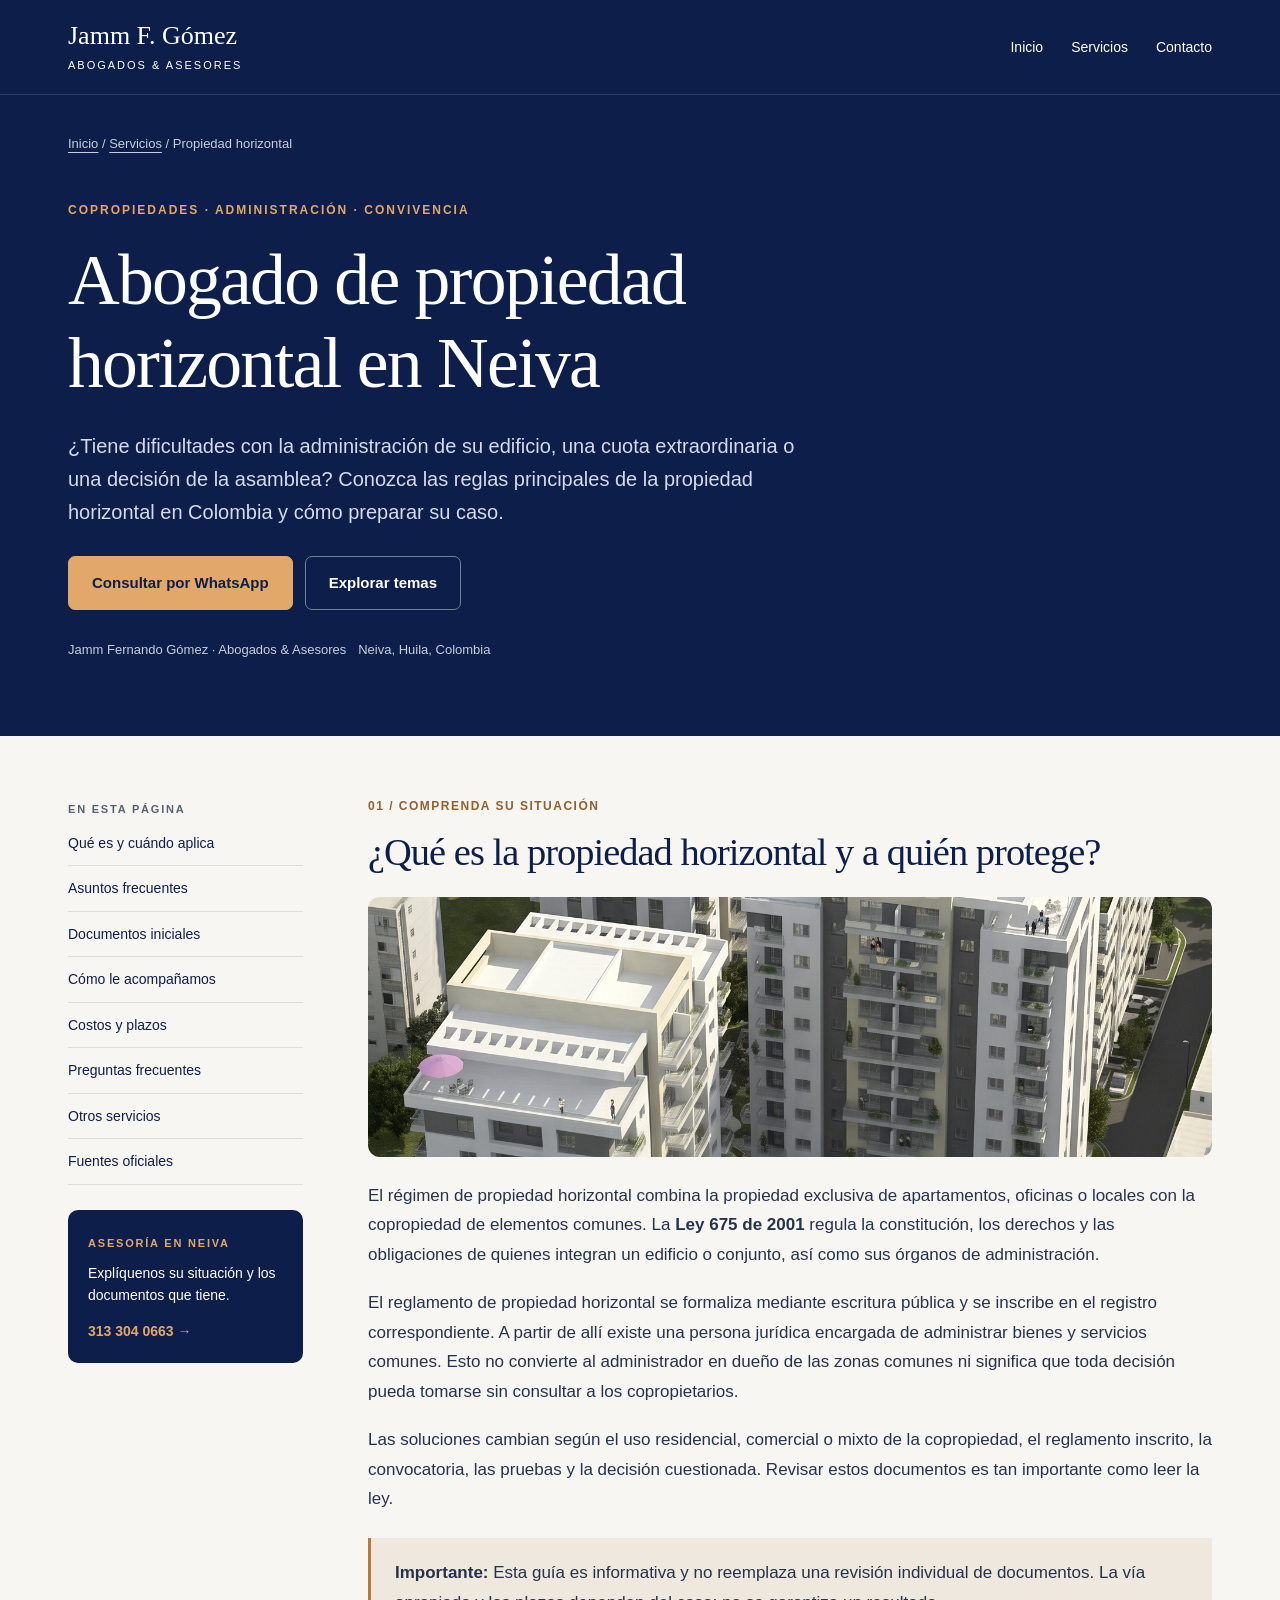
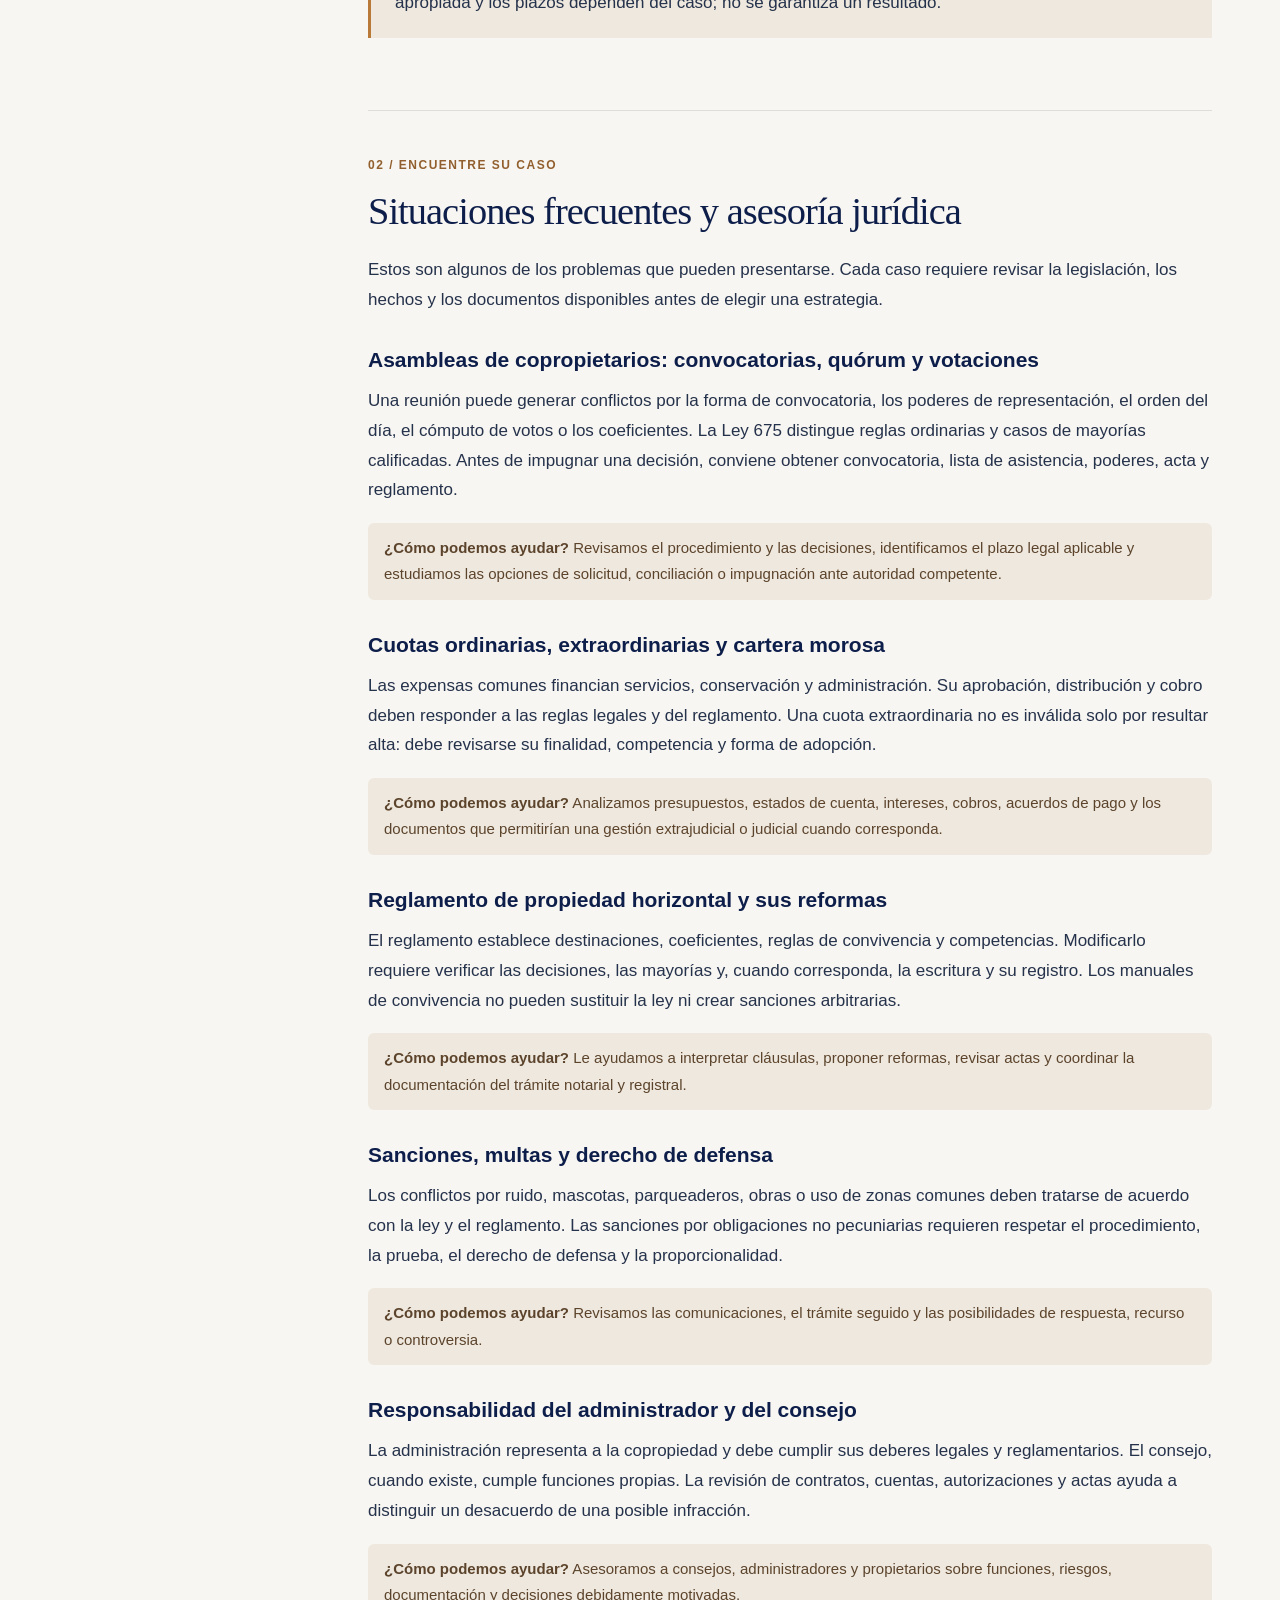
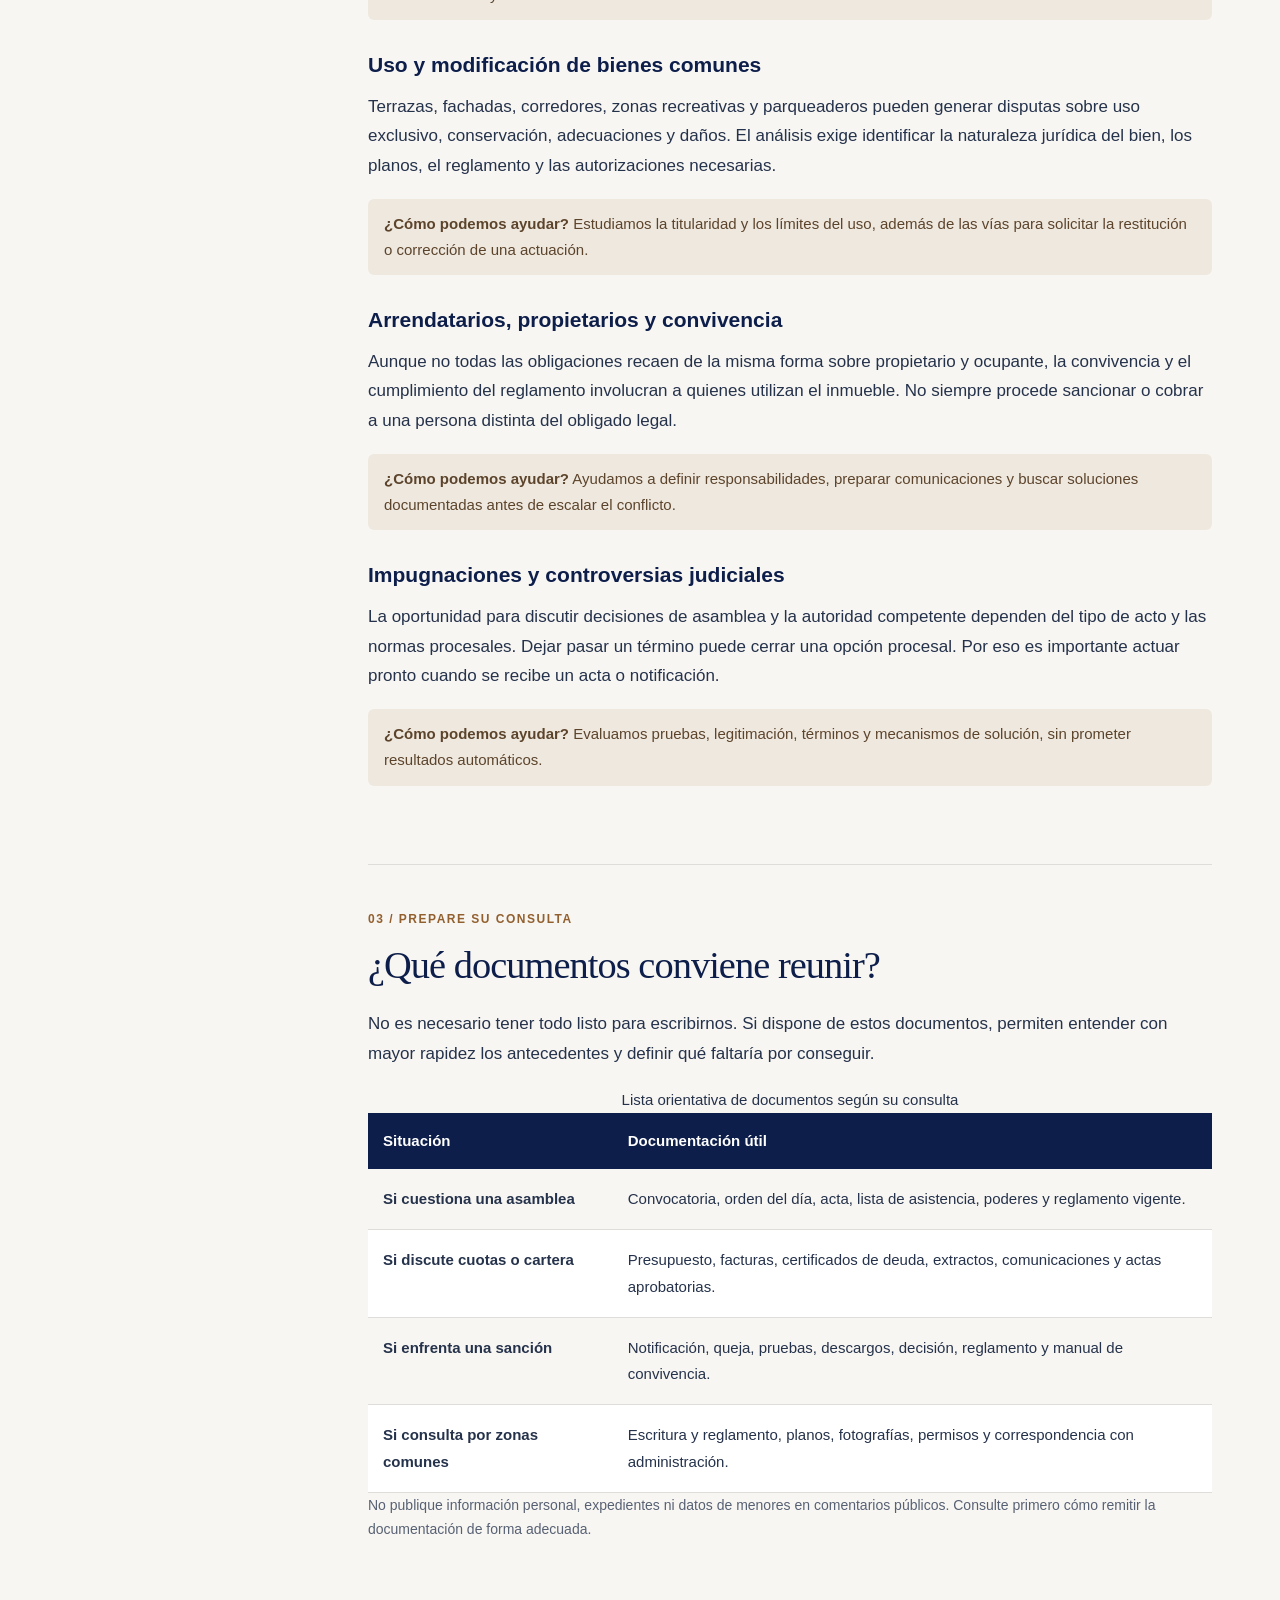
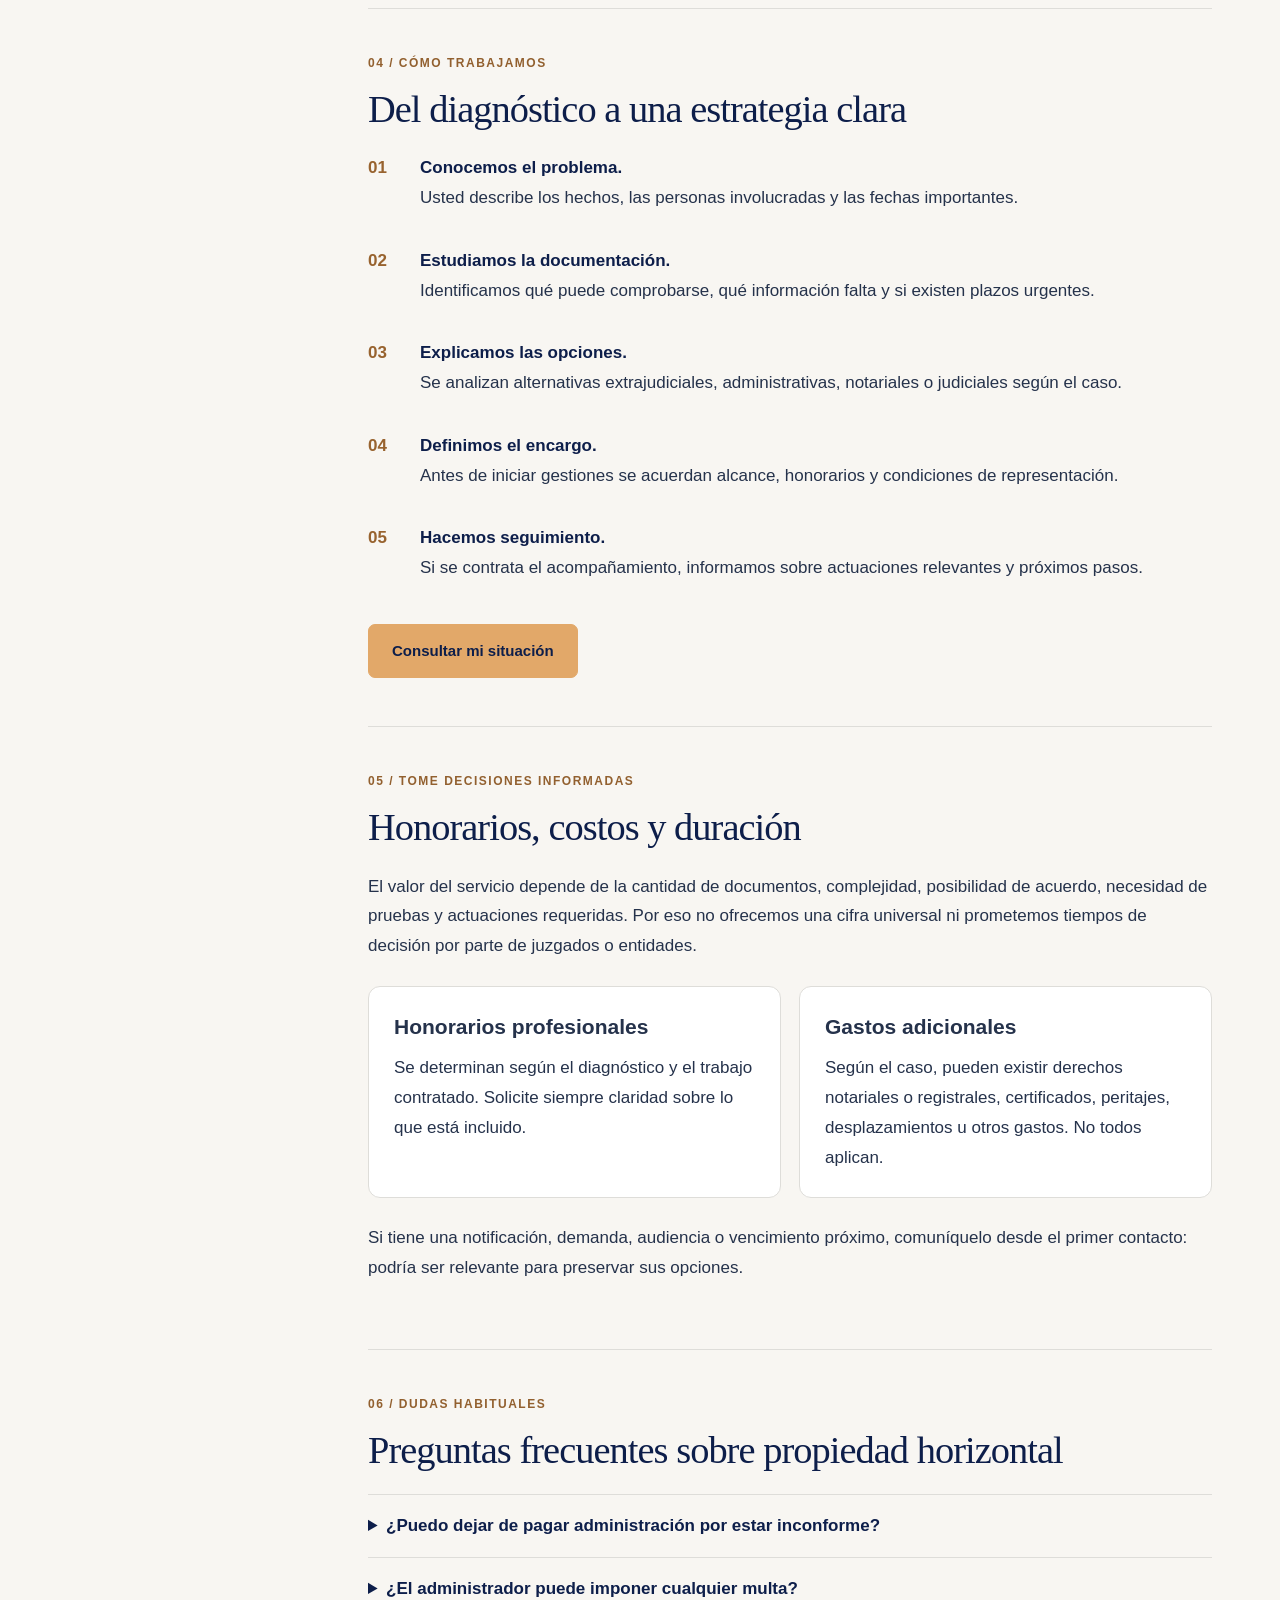
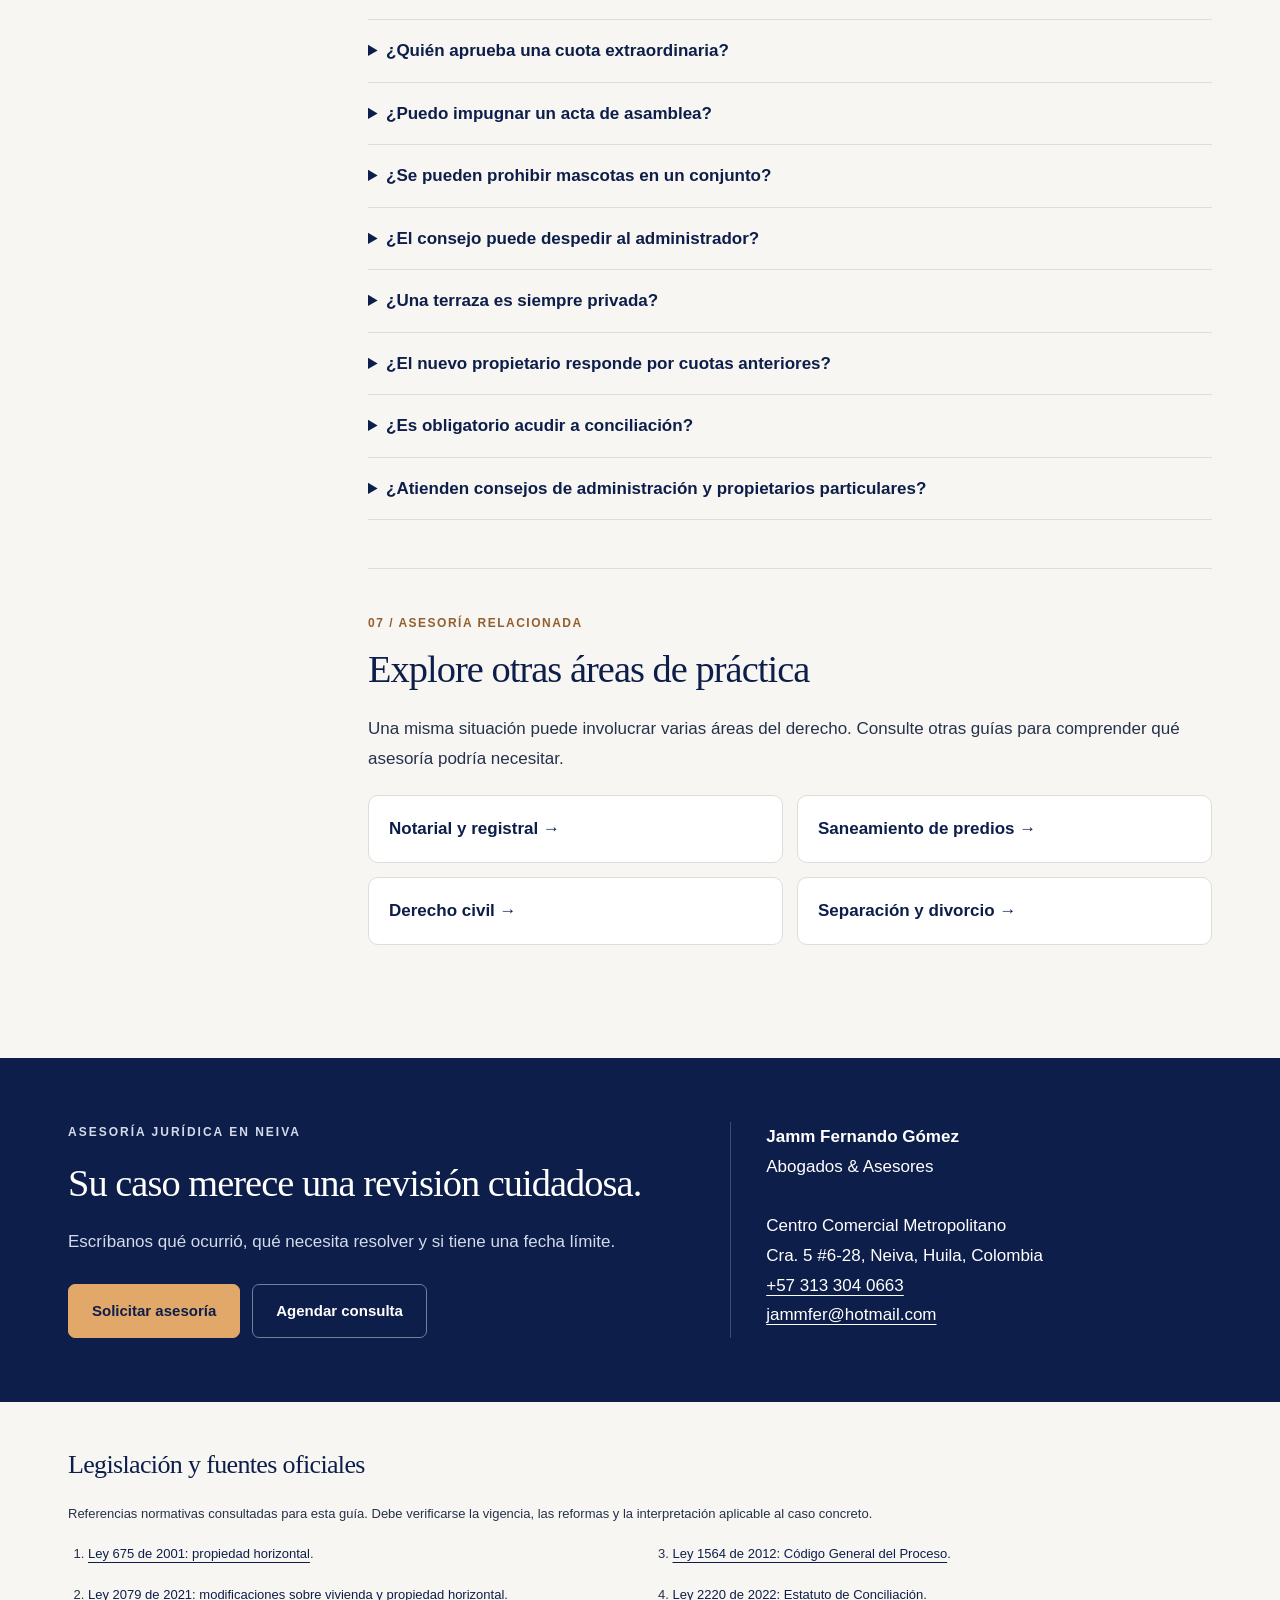
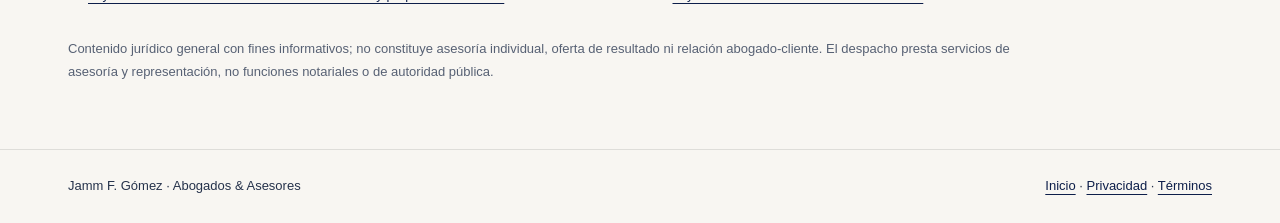
<file: abogado-propiedad-horizontal-neiva.html>
<!doctype html>
<html lang="es-CO"><head><meta charset="utf-8"><meta name="viewport" content="width=device-width, initial-scale=1">
<title>Abogado de propiedad horizontal en Neiva | Jamm F. Gómez</title><meta name="description" content="Abogado de propiedad horizontal en Neiva, Huila. Asesoría sobre Ley 675, asambleas, reglamentos, cuotas de administración, sanciones y conflictos de copropiedad.">
<link rel="canonical" href="https://abogadojamm.com/abogado-propiedad-horizontal-neiva.html"><link rel="icon" type="image/png" sizes="64x64" href="favicon-64.png?v=20261016-2">
<meta name="theme-color" content="#0d1e4a">
<meta property="og:type" content="article"><meta property="og:locale" content="es_CO"><meta property="og:title" content="Abogado de propiedad horizontal en Neiva"><meta property="og:description" content="Abogado de propiedad horizontal en Neiva, Huila. Asesoría sobre Ley 675, asambleas, reglamentos, cuotas de administración, sanciones y conflictos de copropiedad."><meta property="og:url" content="https://abogadojamm.com/abogado-propiedad-horizontal-neiva.html"><meta property="og:image" content="https://abogadojamm.com/propiedad-horizontal2.png"><meta name="robots" content="index,follow">
<style>
    :root{--navy:#0d1e4a;--gold:#e2a869;--paper:#f8f6f2;--ink:#25324b;--muted:#576174;--line:#deddd9;--white:#fff}
    *{box-sizing:border-box}html{scroll-behavior:smooth;scroll-padding-top:25px}body{margin:0;background:var(--paper);color:var(--ink);font-family:Avenir,"Segoe UI",Arial,sans-serif;font-size:17px;line-height:1.75}a{color:var(--navy);text-underline-offset:4px}a:hover{text-decoration-thickness:2px}a:focus-visible,summary:focus-visible{outline:3px solid #ab6d27;outline-offset:5px}h1,h2,h3,p{margin-top:0}h1,h2{font-family:Georgia,"Times New Roman",serif;font-weight:400;letter-spacing:-.025em;line-height:1.16}h1{font-size:clamp(40px,5.6vw,72px);max-width:900px;margin-bottom:25px}h2{font-size:clamp(29px,3vw,40px);color:var(--navy);margin-bottom:22px}h3{font-size:21px;line-height:1.4;margin-bottom:12px}p{margin-bottom:18px}ul,ol{padding-left:24px}li{margin-bottom:9px}.wrap{max-width:1200px;margin:auto;padding-inline:28px}.skip{position:absolute;left:12px;top:-100px;background:white;padding:12px;z-index:10}.skip:focus{top:12px}.header{background:var(--navy);color:white;border-bottom:1px solid #ffffff24}.header .wrap{min-height:94px;display:flex;align-items:center;justify-content:space-between;gap:24px}.brand{color:white;text-decoration:none;line-height:1.2}.brand strong{font:26px Georgia,serif;display:block}.brand span{font-size:11px;letter-spacing:2px;text-transform:uppercase;display:block;margin-top:8px}.header nav{display:flex;gap:28px;flex-wrap:wrap}.header nav a{color:white;text-decoration:none;font-size:14px}.hero{background:var(--navy);color:white;padding:38px 0 74px}.breadcrumbs{font-size:13px;margin-bottom:44px;color:#c7cfde}.breadcrumbs a{color:inherit}.eyebrow{color:var(--gold);text-transform:uppercase;letter-spacing:2px;font-size:12px;font-weight:700;margin-bottom:18px}.hero .intro{max-width:760px;font-size:20px;color:#d4dbea;line-height:1.65}.actions{display:flex;gap:12px;flex-wrap:wrap;margin-top:27px}.button{display:inline-flex;align-items:center;justify-content:center;padding:13px 23px;border-radius:7px;background:var(--gold);color:var(--navy);font-weight:700;text-decoration:none;font-size:15px;border:1px solid var(--gold)}.button:hover{background:#f0bb83}.button.secondary{color:white;background:transparent;border-color:#738099}.byline{display:flex;gap:12px;flex-wrap:wrap;font-size:13px;color:#c7cfde;margin-top:29px}.layout{display:grid;grid-template-columns:235px minmax(0,1fr);gap:65px;padding-top:60px;padding-bottom:65px}.toc{position:sticky;top:25px;align-self:start;font-size:14px}.toc strong{font-size:11px;letter-spacing:1.8px;text-transform:uppercase;color:var(--muted)}.toc a{display:block;padding:10px 0;border-bottom:1px solid var(--line);text-decoration:none}.toc .help{background:var(--navy);color:white;border-radius:10px;padding:20px;margin-top:25px}.toc .help p{line-height:1.6;margin:8px 0 12px}.toc .help a{color:var(--gold);border:0;padding:0;font-weight:700}.content{min-width:0}.content>section{padding-bottom:48px;margin-bottom:44px;border-bottom:1px solid var(--line)}.content>section:last-child{border:0;margin-bottom:0}.section-kicker{color:#92602f;font-size:12px;font-weight:700;letter-spacing:1.5px;text-transform:uppercase;margin-bottom:13px}.duo{display:grid;grid-template-columns:1fr 1fr;gap:18px;margin:25px 0}.card{padding:25px;background:white;border:1px solid var(--line);border-radius:12px}.card p:last-child{margin-bottom:0}.note{border-left:3px solid #b87939;background:#eee8de;padding:20px 24px;margin:24px 0}.note p:last-child{margin:0}.source{font-size:12px;color:var(--muted);margin-top:15px}.source a{color:inherit}.topic{margin:30px 0}.topic h3{color:var(--navy)}.topic .assist{color:#5c442c;background:#efe8de;border-radius:6px;padding:12px 16px;font-size:15px}.table-wrap{overflow-x:auto}table{width:100%;border-collapse:collapse;font-size:15px;text-align:left}th{background:var(--navy);color:white;padding:15px}td{padding:17px 15px;border-bottom:1px solid var(--line);vertical-align:top}td:first-child{font-weight:700;width:29%}tbody tr:nth-child(even){background:#fff}.steps{list-style:none;padding:0;counter-reset:step}.steps li{position:relative;padding:0 0 24px 52px;counter-increment:step}.steps li:before{content:counter(step,decimal-leading-zero);position:absolute;left:0;color:#98632f;font-weight:700}.steps strong{display:block;color:var(--navy)}details{border-top:1px solid var(--line);padding:18px 0}details:last-child{border-bottom:1px solid var(--line)}summary{cursor:pointer;font-weight:700;color:var(--navy);line-height:1.5;padding-right:12px}details p{margin:15px 0 0;font-size:16px}.contact-band{background:var(--navy);color:white;padding:64px 0}.contact-band .wrap{display:grid;grid-template-columns:1.25fr 1fr;gap:60px}.contact-band h2{color:white}.contact-band p{color:#d4dbea}.contact-band address{font-style:normal;border-left:1px solid #ffffff35;padding-left:35px}.contact-band address a{color:white}.sources{padding:48px 28px;font-size:13px}.sources h2{font-size:26px}.source-list{columns:2;column-gap:45px;padding-left:20px}.source-list li{break-inside:avoid;padding-bottom:9px}.disclaimer{font-size:13px;color:var(--muted);max-width:950px}footer{border-top:1px solid var(--line);padding:25px 0;font-size:13px}footer .wrap{display:flex;justify-content:space-between;gap:20px;flex-wrap:wrap}
    @media(max-width:900px){.layout{grid-template-columns:1fr;gap:35px}.toc{position:static}.toc nav{display:grid;grid-template-columns:1fr 1fr;gap:0 24px}.toc .help{display:none}.hero{padding-bottom:48px}.contact-band .wrap{grid-template-columns:1fr;gap:25px}.contact-band address{border-left:0;border-top:1px solid #ffffff35;padding:25px 0 0}.content>section{padding-bottom:30px;margin-bottom:30px}}
    @media(max-width:560px){.wrap{padding-inline:20px}.header .wrap{padding-block:20px;align-items:flex-start;flex-direction:column;gap:17px}.header nav{gap:22px}.brand strong{font-size:24px}.breadcrumbs{margin-bottom:30px}.hero .intro{font-size:18px}.duo{grid-template-columns:1fr}.card{padding:22px}.layout{padding-top:35px}.toc nav{grid-template-columns:1fr 1fr;gap:0 16px}.toc a{font-size:13px}.source-list{columns:1}.actions .button{width:100%}.contact-band{padding:42px 0}table{font-size:14px}td,th{padding:12px}.byline{display:block}.byline span{display:block;margin-top:5px}}
    @media(prefers-reduced-motion:reduce){html{scroll-behavior:auto}}@media print{.header,.toc,.actions,footer{display:none}.layout{display:block;padding:20px}.hero,.contact-band{background:white;color:black;padding:20px}.hero p,.hero .intro,.contact-band p,.contact-band h2,.contact-band address a{color:black}h1{font-size:32px}.content>section{break-inside:avoid}details{display:block}details p{display:block}.sources{padding:20px}}
  
.related-links{display:grid;grid-template-columns:repeat(2,minmax(0,1fr));gap:14px;margin:22px 0 0}.related-links a{display:block;background:#fff;border:1px solid var(--line);border-radius:10px;padding:18px 20px;text-decoration:none;font-weight:700}.related-links a:hover{border-color:var(--gold);background:#fffcf6}.page-photo{width:100%;max-height:260px;object-fit:cover;object-position:center;border-radius:12px;margin:6px 0 24px;display:block}.faq-note{font-size:14px;color:var(--muted)}@media(max-width:600px){.related-links{grid-template-columns:1fr}.page-photo{max-height:200px}}
</style><script type="application/ld+json">{"@context":"https://schema.org","@type":"BreadcrumbList","itemListElement":[{"@type":"ListItem","position":1,"name":"Inicio","item":"https://abogadojamm.com/"},{"@type":"ListItem","position":2,"name":"Servicios","item":"https://abogadojamm.com/#servicios"},{"@type":"ListItem","position":3,"name":"Propiedad horizontal","item":"https://abogadojamm.com/abogado-propiedad-horizontal-neiva.html"}]}</script><script type="application/ld+json">{"@context":"https://schema.org","@type":"WebPage","name":"Abogado de propiedad horizontal en Neiva","url":"https://abogadojamm.com/abogado-propiedad-horizontal-neiva.html","description":"Abogado de propiedad horizontal en Neiva, Huila. Asesoría sobre Ley 675, asambleas, reglamentos, cuotas de administración, sanciones y conflictos de copropiedad.","inLanguage":"es-CO","about":{"@type":"Thing","name":"Propiedad horizontal"},"publisher":{"@type":"Organization","name":"Jamm Fernando Gómez · Abogados & Asesores","url":"https://abogadojamm.com/"}}</script><script type="application/ld+json">{"@context":"https://schema.org","@type":"FAQPage","mainEntity":[{"@type":"Question","name":"¿Puedo dejar de pagar administración por estar inconforme?","acceptedAnswer":{"@type":"Answer","text":"La inconformidad no elimina automáticamente la obligación de contribuir a las expensas comunes. Conviene pagar lo debido y discutir por las vías legales los conceptos cuestionados."}},{"@type":"Question","name":"¿El administrador puede imponer cualquier multa?","acceptedAnswer":{"@type":"Answer","text":"No. Debe existir fundamento normativo y respetarse el procedimiento aplicable, incluyendo defensa y proporcionalidad."}},{"@type":"Question","name":"¿Quién aprueba una cuota extraordinaria?","acceptedAnswer":{"@type":"Answer","text":"Depende de la competencia y de las mayorías previstas en la ley y el reglamento. Deben revisarse el propósito y el acta de aprobación."}},{"@type":"Question","name":"¿Puedo impugnar un acta de asamblea?","acceptedAnswer":{"@type":"Answer","text":"La ley prevé mecanismos de impugnación bajo presupuestos y términos específicos. La revisión debe hacerse cuanto antes."}},{"@type":"Question","name":"¿Se pueden prohibir mascotas en un conjunto?","acceptedAnswer":{"@type":"Answer","text":"No son válidas las prohibiciones genéricas contrarias a los derechos y la normativa aplicables; sí pueden existir reglas proporcionadas de tenencia responsable y convivencia."}},{"@type":"Question","name":"¿El consejo puede despedir al administrador?","acceptedAnswer":{"@type":"Answer","text":"La competencia depende de la ley, la existencia del consejo y las disposiciones del reglamento, además de la situación contractual."}},{"@type":"Question","name":"¿Una terraza es siempre privada?","acceptedAnswer":{"@type":"Answer","text":"No. Puede ser bien común, común de uso exclusivo o formar parte de un bien privado según los títulos, planos y reglamento."}},{"@type":"Question","name":"¿El nuevo propietario responde por cuotas anteriores?","acceptedAnswer":{"@type":"Answer","text":"La Ley 675 contempla reglas de solidaridad y documentación de paz y salvo en las transferencias; revise la deuda antes de escriturar."}},{"@type":"Question","name":"¿Es obligatorio acudir a conciliación?","acceptedAnswer":{"@type":"Answer","text":"Depende de la pretensión y del procedimiento aplicable. La conciliación puede ser útil, pero no reemplaza la revisión de los términos para demandar."}},{"@type":"Question","name":"¿Atienden consejos de administración y propietarios particulares?","acceptedAnswer":{"@type":"Answer","text":"Podemos estudiar asuntos de ambos tipos de clientes, previa revisión de eventuales conflictos de interés y del alcance del encargo."}}]}</script>  <link rel="icon" href="favicon.ico?v=20261016-6" sizes="any">
  <link rel="icon" type="image/png" sizes="32x32" href="favicon-32.png?v=20261016-6">
  <link rel="icon" type="image/png" sizes="64x64" href="favicon-64.png?v=20261016-6">
  <link rel="apple-touch-icon" sizes="180x180" href="apple-touch-icon.png?v=20261016-6">
</head>
<body><a class="skip" href="#contenido">Saltar al contenido</a>
<header class="header"><div class="wrap"><a class="brand" href="index.html"><strong>Jamm F. Gómez</strong><span>Abogados &amp; Asesores</span></a><nav aria-label="Navegación principal"><a href="index.html">Inicio</a><a href="index.html#servicios">Servicios</a><a href="#contacto">Contacto</a></nav></div></header>
<section class="hero"><div class="wrap"><nav class="breadcrumbs" aria-label="Ruta de navegación"><a href="index.html">Inicio</a> / <a href="index.html#servicios">Servicios</a> / Propiedad horizontal</nav><p class="eyebrow">Copropiedades · Administración · Convivencia</p>
<h1>Abogado de propiedad horizontal en Neiva</h1><p class="intro">¿Tiene dificultades con la administración de su edificio, una cuota extraordinaria o una decisión de la asamblea? Conozca las reglas principales de la propiedad horizontal en Colombia y cómo preparar su caso.</p><div class="actions"><a class="button" href="https://wa.me/573133040663?text=Hola%2C%20quisiera%20asesor%C3%ADa%20en%20propiedad%20horizontal%20en%20Neiva." target="_blank" rel="noopener noreferrer">Consultar por WhatsApp</a><a class="button secondary" href="#situaciones">Explorar temas</a></div><div class="byline"><span>Jamm Fernando Gómez · Abogados &amp; Asesores</span><span>Neiva, Huila, Colombia</span></div></div></section>
<main id="contenido" class="wrap layout"><aside class="toc" aria-label="Índice de la guía"><strong>En esta página</strong><nav><a href="#que-es">Qué es y cuándo aplica</a><a href="#situaciones">Asuntos frecuentes</a><a href="#documentos">Documentos iniciales</a><a href="#proceso">Cómo le acompañamos</a><a href="#costos">Costos y plazos</a><a href="#preguntas">Preguntas frecuentes</a><a href="#otros-servicios">Otros servicios</a><a href="#fuentes">Fuentes oficiales</a></nav><div class="help"><strong style="color:#e2a869">Asesoría en Neiva</strong><p>Explíquenos su situación y los documentos que tiene.</p><a href="tel:+573133040663">313 304 0663 →</a></div></aside><div class="content">
<section id="que-es"><p class="section-kicker">01 / Comprenda su situación</p><h2>¿Qué es la propiedad horizontal y a quién protege?</h2><img class="page-photo" src="propiedad-horizontal2.png" alt="Edificio residencial sujeto a propiedad horizontal" width="1100" height="440" loading="lazy"><p>El régimen de propiedad horizontal combina la propiedad exclusiva de apartamentos, oficinas o locales con la copropiedad de elementos comunes. La <strong>Ley 675 de 2001</strong> regula la constitución, los derechos y las obligaciones de quienes integran un edificio o conjunto, así como sus órganos de administración.</p><p>El reglamento de propiedad horizontal se formaliza mediante escritura pública y se inscribe en el registro correspondiente. A partir de allí existe una persona jurídica encargada de administrar bienes y servicios comunes. Esto no convierte al administrador en dueño de las zonas comunes ni significa que toda decisión pueda tomarse sin consultar a los copropietarios.</p><p>Las soluciones cambian según el uso residencial, comercial o mixto de la copropiedad, el reglamento inscrito, la convocatoria, las pruebas y la decisión cuestionada. Revisar estos documentos es tan importante como leer la ley.</p><div class="note"><p><strong>Importante:</strong> Esta guía es informativa y no reemplaza una revisión individual de documentos. La vía apropiada y los plazos dependen del caso; no se garantiza un resultado.</p></div></section>
<section id="situaciones"><p class="section-kicker">02 / Encuentre su caso</p><h2>Situaciones frecuentes y asesoría jurídica</h2><p>Estos son algunos de los problemas que pueden presentarse. Cada caso requiere revisar la legislación, los hechos y los documentos disponibles antes de elegir una estrategia.</p><article class="topic"><h3>Asambleas de copropietarios: convocatorias, quórum y votaciones</h3><p>Una reunión puede generar conflictos por la forma de convocatoria, los poderes de representación, el orden del día, el cómputo de votos o los coeficientes. La Ley 675 distingue reglas ordinarias y casos de mayorías calificadas. Antes de impugnar una decisión, conviene obtener convocatoria, lista de asistencia, poderes, acta y reglamento.</p><p class="assist"><strong>¿Cómo podemos ayudar?</strong> Revisamos el procedimiento y las decisiones, identificamos el plazo legal aplicable y estudiamos las opciones de solicitud, conciliación o impugnación ante autoridad competente.</p></article><article class="topic"><h3>Cuotas ordinarias, extraordinarias y cartera morosa</h3><p>Las expensas comunes financian servicios, conservación y administración. Su aprobación, distribución y cobro deben responder a las reglas legales y del reglamento. Una cuota extraordinaria no es inválida solo por resultar alta: debe revisarse su finalidad, competencia y forma de adopción.</p><p class="assist"><strong>¿Cómo podemos ayudar?</strong> Analizamos presupuestos, estados de cuenta, intereses, cobros, acuerdos de pago y los documentos que permitirían una gestión extrajudicial o judicial cuando corresponda.</p></article><article class="topic"><h3>Reglamento de propiedad horizontal y sus reformas</h3><p>El reglamento establece destinaciones, coeficientes, reglas de convivencia y competencias. Modificarlo requiere verificar las decisiones, las mayorías y, cuando corresponda, la escritura y su registro. Los manuales de convivencia no pueden sustituir la ley ni crear sanciones arbitrarias.</p><p class="assist"><strong>¿Cómo podemos ayudar?</strong> Le ayudamos a interpretar cláusulas, proponer reformas, revisar actas y coordinar la documentación del trámite notarial y registral.</p></article><article class="topic"><h3>Sanciones, multas y derecho de defensa</h3><p>Los conflictos por ruido, mascotas, parqueaderos, obras o uso de zonas comunes deben tratarse de acuerdo con la ley y el reglamento. Las sanciones por obligaciones no pecuniarias requieren respetar el procedimiento, la prueba, el derecho de defensa y la proporcionalidad.</p><p class="assist"><strong>¿Cómo podemos ayudar?</strong> Revisamos las comunicaciones, el trámite seguido y las posibilidades de respuesta, recurso o controversia.</p></article><article class="topic"><h3>Responsabilidad del administrador y del consejo</h3><p>La administración representa a la copropiedad y debe cumplir sus deberes legales y reglamentarios. El consejo, cuando existe, cumple funciones propias. La revisión de contratos, cuentas, autorizaciones y actas ayuda a distinguir un desacuerdo de una posible infracción.</p><p class="assist"><strong>¿Cómo podemos ayudar?</strong> Asesoramos a consejos, administradores y propietarios sobre funciones, riesgos, documentación y decisiones debidamente motivadas.</p></article><article class="topic"><h3>Uso y modificación de bienes comunes</h3><p>Terrazas, fachadas, corredores, zonas recreativas y parqueaderos pueden generar disputas sobre uso exclusivo, conservación, adecuaciones y daños. El análisis exige identificar la naturaleza jurídica del bien, los planos, el reglamento y las autorizaciones necesarias.</p><p class="assist"><strong>¿Cómo podemos ayudar?</strong> Estudiamos la titularidad y los límites del uso, además de las vías para solicitar la restitución o corrección de una actuación.</p></article><article class="topic"><h3>Arrendatarios, propietarios y convivencia</h3><p>Aunque no todas las obligaciones recaen de la misma forma sobre propietario y ocupante, la convivencia y el cumplimiento del reglamento involucran a quienes utilizan el inmueble. No siempre procede sancionar o cobrar a una persona distinta del obligado legal.</p><p class="assist"><strong>¿Cómo podemos ayudar?</strong> Ayudamos a definir responsabilidades, preparar comunicaciones y buscar soluciones documentadas antes de escalar el conflicto.</p></article><article class="topic"><h3>Impugnaciones y controversias judiciales</h3><p>La oportunidad para discutir decisiones de asamblea y la autoridad competente dependen del tipo de acto y las normas procesales. Dejar pasar un término puede cerrar una opción procesal. Por eso es importante actuar pronto cuando se recibe un acta o notificación.</p><p class="assist"><strong>¿Cómo podemos ayudar?</strong> Evaluamos pruebas, legitimación, términos y mecanismos de solución, sin prometer resultados automáticos.</p></article></section>
<section id="documentos"><p class="section-kicker">03 / Prepare su consulta</p><h2>¿Qué documentos conviene reunir?</h2><p>No es necesario tener todo listo para escribirnos. Si dispone de estos documentos, permiten entender con mayor rapidez los antecedentes y definir qué faltaría por conseguir.</p><div class="table-wrap"><table><caption>Lista orientativa de documentos según su consulta</caption><thead><tr><th scope="col">Situación</th><th scope="col">Documentación útil</th></tr></thead><tbody><tr><td>Si cuestiona una asamblea</td><td>Convocatoria, orden del día, acta, lista de asistencia, poderes y reglamento vigente.</td></tr><tr><td>Si discute cuotas o cartera</td><td>Presupuesto, facturas, certificados de deuda, extractos, comunicaciones y actas aprobatorias.</td></tr><tr><td>Si enfrenta una sanción</td><td>Notificación, queja, pruebas, descargos, decisión, reglamento y manual de convivencia.</td></tr><tr><td>Si consulta por zonas comunes</td><td>Escritura y reglamento, planos, fotografías, permisos y correspondencia con administración.</td></tr></tbody></table></div><p class="faq-note">No publique información personal, expedientes ni datos de menores en comentarios públicos. Consulte primero cómo remitir la documentación de forma adecuada.</p></section>
<section id="proceso"><p class="section-kicker">04 / Cómo trabajamos</p><h2>Del diagnóstico a una estrategia clara</h2><ol class="steps"><li><strong>Conocemos el problema.</strong> Usted describe los hechos, las personas involucradas y las fechas importantes.</li><li><strong>Estudiamos la documentación.</strong> Identificamos qué puede comprobarse, qué información falta y si existen plazos urgentes.</li><li><strong>Explicamos las opciones.</strong> Se analizan alternativas extrajudiciales, administrativas, notariales o judiciales según el caso.</li><li><strong>Definimos el encargo.</strong> Antes de iniciar gestiones se acuerdan alcance, honorarios y condiciones de representación.</li><li><strong>Hacemos seguimiento.</strong> Si se contrata el acompañamiento, informamos sobre actuaciones relevantes y próximos pasos.</li></ol><a class="button" href="https://wa.me/573133040663?text=Hola%2C%20quisiera%20asesor%C3%ADa%20en%20propiedad%20horizontal%20en%20Neiva." target="_blank" rel="noopener noreferrer">Consultar mi situación</a></section>
<section id="costos"><p class="section-kicker">05 / Tome decisiones informadas</p><h2>Honorarios, costos y duración</h2><p>El valor del servicio depende de la cantidad de documentos, complejidad, posibilidad de acuerdo, necesidad de pruebas y actuaciones requeridas. Por eso no ofrecemos una cifra universal ni prometemos tiempos de decisión por parte de juzgados o entidades.</p><div class="duo"><article class="card"><h3>Honorarios profesionales</h3><p>Se determinan según el diagnóstico y el trabajo contratado. Solicite siempre claridad sobre lo que está incluido.</p></article><article class="card"><h3>Gastos adicionales</h3><p>Según el caso, pueden existir derechos notariales o registrales, certificados, peritajes, desplazamientos u otros gastos. No todos aplican.</p></article></div><p>Si tiene una notificación, demanda, audiencia o vencimiento próximo, comuníquelo desde el primer contacto: podría ser relevante para preservar sus opciones.</p></section>
<section id="preguntas"><p class="section-kicker">06 / Dudas habituales</p><h2>Preguntas frecuentes sobre propiedad horizontal</h2><details><summary>¿Puedo dejar de pagar administración por estar inconforme?</summary><p>La inconformidad no elimina automáticamente la obligación de contribuir a las expensas comunes. Conviene pagar lo debido y discutir por las vías legales los conceptos cuestionados.</p></details><details><summary>¿El administrador puede imponer cualquier multa?</summary><p>No. Debe existir fundamento normativo y respetarse el procedimiento aplicable, incluyendo defensa y proporcionalidad.</p></details><details><summary>¿Quién aprueba una cuota extraordinaria?</summary><p>Depende de la competencia y de las mayorías previstas en la ley y el reglamento. Deben revisarse el propósito y el acta de aprobación.</p></details><details><summary>¿Puedo impugnar un acta de asamblea?</summary><p>La ley prevé mecanismos de impugnación bajo presupuestos y términos específicos. La revisión debe hacerse cuanto antes.</p></details><details><summary>¿Se pueden prohibir mascotas en un conjunto?</summary><p>No son válidas las prohibiciones genéricas contrarias a los derechos y la normativa aplicables; sí pueden existir reglas proporcionadas de tenencia responsable y convivencia.</p></details><details><summary>¿El consejo puede despedir al administrador?</summary><p>La competencia depende de la ley, la existencia del consejo y las disposiciones del reglamento, además de la situación contractual.</p></details><details><summary>¿Una terraza es siempre privada?</summary><p>No. Puede ser bien común, común de uso exclusivo o formar parte de un bien privado según los títulos, planos y reglamento.</p></details><details><summary>¿El nuevo propietario responde por cuotas anteriores?</summary><p>La Ley 675 contempla reglas de solidaridad y documentación de paz y salvo en las transferencias; revise la deuda antes de escriturar.</p></details><details><summary>¿Es obligatorio acudir a conciliación?</summary><p>Depende de la pretensión y del procedimiento aplicable. La conciliación puede ser útil, pero no reemplaza la revisión de los términos para demandar.</p></details><details><summary>¿Atienden consejos de administración y propietarios particulares?</summary><p>Podemos estudiar asuntos de ambos tipos de clientes, previa revisión de eventuales conflictos de interés y del alcance del encargo.</p></details></section>
<section id="otros-servicios"><p class="section-kicker">07 / Asesoría relacionada</p><h2>Explore otras áreas de práctica</h2><p>Una misma situación puede involucrar varias áreas del derecho. Consulte otras guías para comprender qué asesoría podría necesitar.</p><div class="related-links"><a href="derecho-notarial-registral-neiva.html">Notarial y registral →</a><a href="saneamiento-predios-neiva.html">Saneamiento de predios →</a><a href="abogado-derecho-civil-neiva.html">Derecho civil →</a><a href="abogado-divorcio-neiva.html">Separación y divorcio →</a></div></section>
</div></main>
<section id="contacto" class="contact-band"><div class="wrap"><div><p class="eyebrow">Asesoría jurídica en Neiva</p><h2>Su caso merece una revisión cuidadosa.</h2><p>Escríbanos qué ocurrió, qué necesita resolver y si tiene una fecha límite.</p><div class="actions"><a class="button" href="https://wa.me/573133040663?text=Hola%2C%20quisiera%20asesor%C3%ADa%20en%20propiedad%20horizontal%20en%20Neiva." target="_blank" rel="noopener noreferrer">Solicitar asesoría</a><a class="button secondary" href="https://calendly.com/jammfer/30min" target="_blank" rel="noopener noreferrer">Agendar consulta</a></div></div><address><strong>Jamm Fernando Gómez</strong><br>Abogados &amp; Asesores<br><br>Centro Comercial Metropolitano<br>Cra. 5 #6-28, Neiva, Huila, Colombia<br><a href="tel:+573133040663">+57 313 304 0663</a><br><a href="mailto:jammfer@hotmail.com">jammfer@hotmail.com</a></address></div></section>
<section id="fuentes" class="wrap sources"><h2>Legislación y fuentes oficiales</h2><p>Referencias normativas consultadas para esta guía. Debe verificarse la vigencia, las reformas y la interpretación aplicable al caso concreto.</p><ol class="source-list"><li id="fuente-1"><a href="https://www.secretariasenado.gov.co/senado/basedoc/ley_0675_2001.html" target="_blank" rel="noopener noreferrer">Ley 675 de 2001: propiedad horizontal</a>.</li><li id="fuente-2"><a href="https://www.funcionpublica.gov.co/eva/gestornormativo/norma.php?i=160946" target="_blank" rel="noopener noreferrer">Ley 2079 de 2021: modificaciones sobre vivienda y propiedad horizontal</a>.</li><li id="fuente-3"><a href="https://www.funcionpublica.gov.co/eva/gestornormativo/norma.php?i=48425" target="_blank" rel="noopener noreferrer">Ley 1564 de 2012: Código General del Proceso</a>.</li><li id="fuente-4"><a href="https://www.funcionpublica.gov.co/eva/gestornormativo/norma.php?i=188766" target="_blank" rel="noopener noreferrer">Ley 2220 de 2022: Estatuto de Conciliación</a>.</li></ol><p class="disclaimer">Contenido jurídico general con fines informativos; no constituye asesoría individual, oferta de resultado ni relación abogado-cliente. El despacho presta servicios de asesoría y representación, no funciones notariales o de autoridad pública.</p></section>
<footer><div class="wrap"><span>Jamm F. Gómez · Abogados &amp; Asesores</span><span><a href="index.html">Inicio</a> · <a href="privacidad.html">Privacidad</a> · <a href="terminos.html">Términos</a></span></div></footer></body></html>
</file>
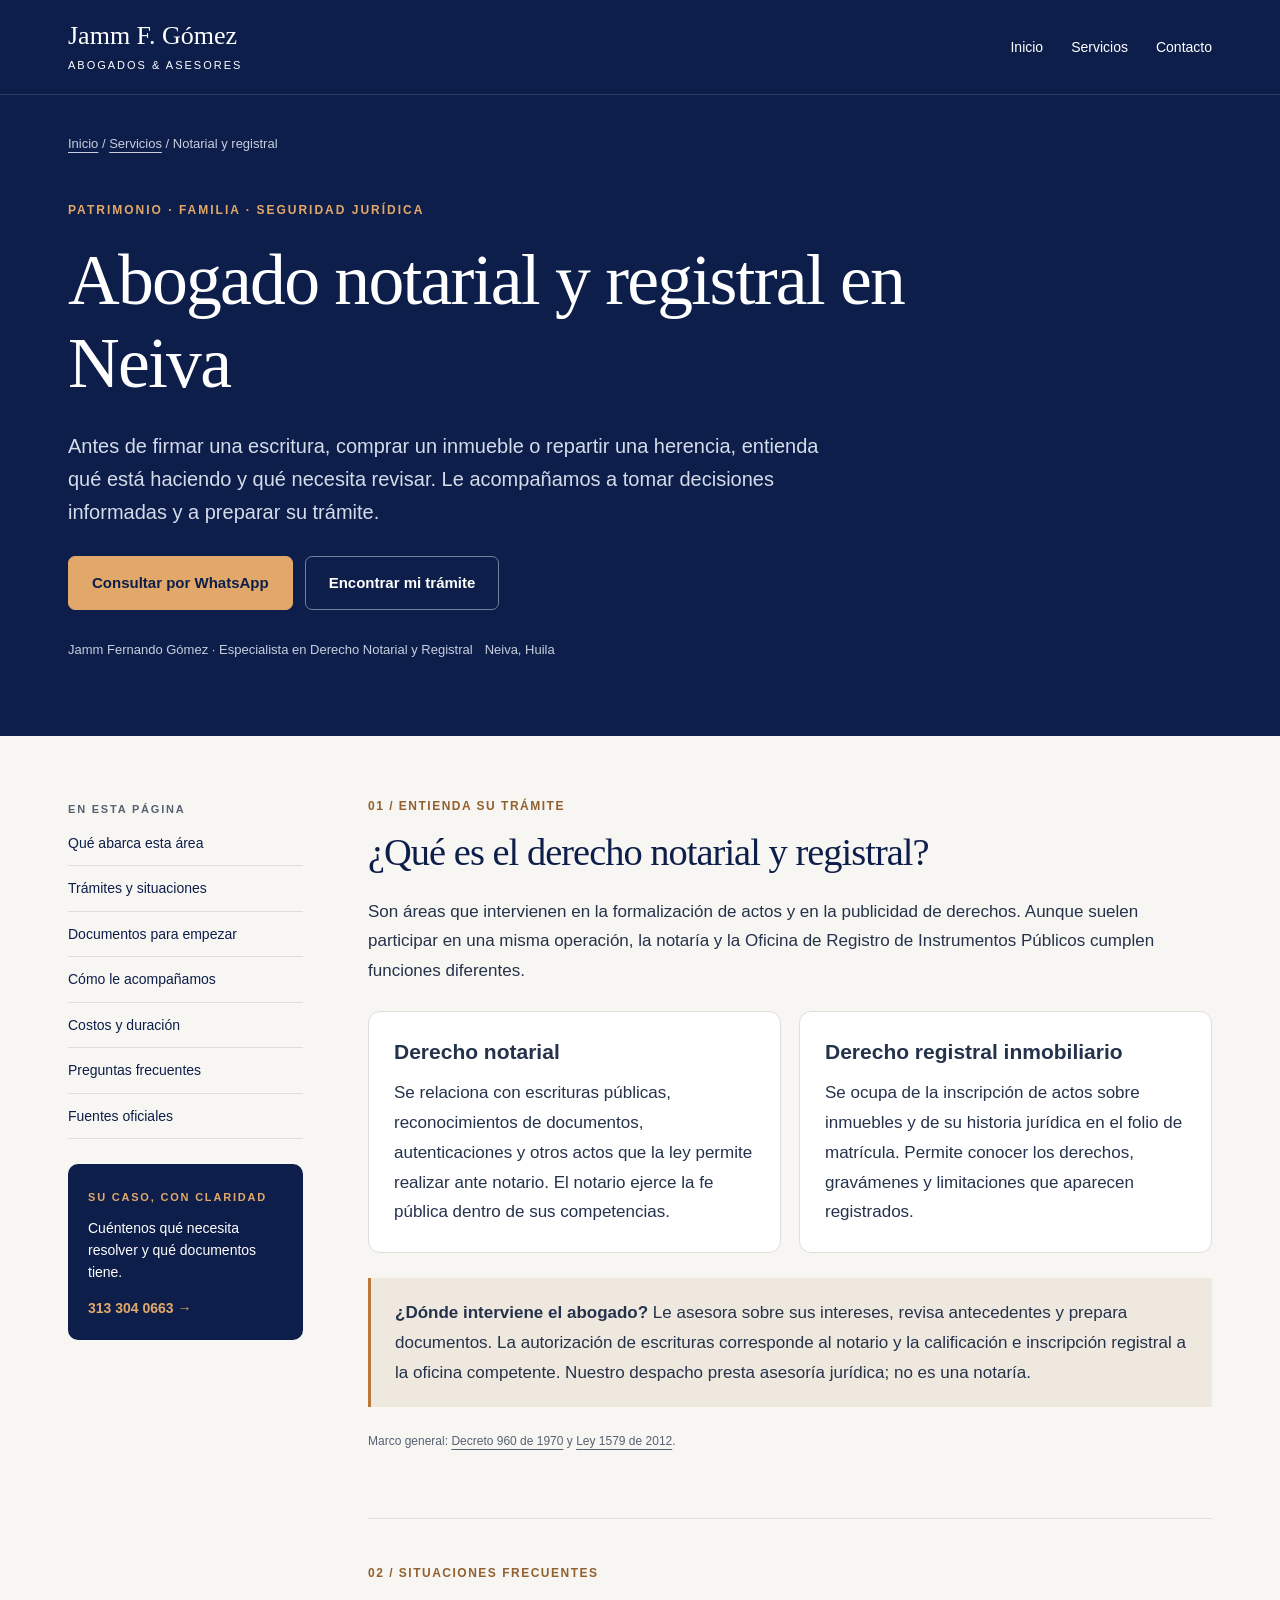
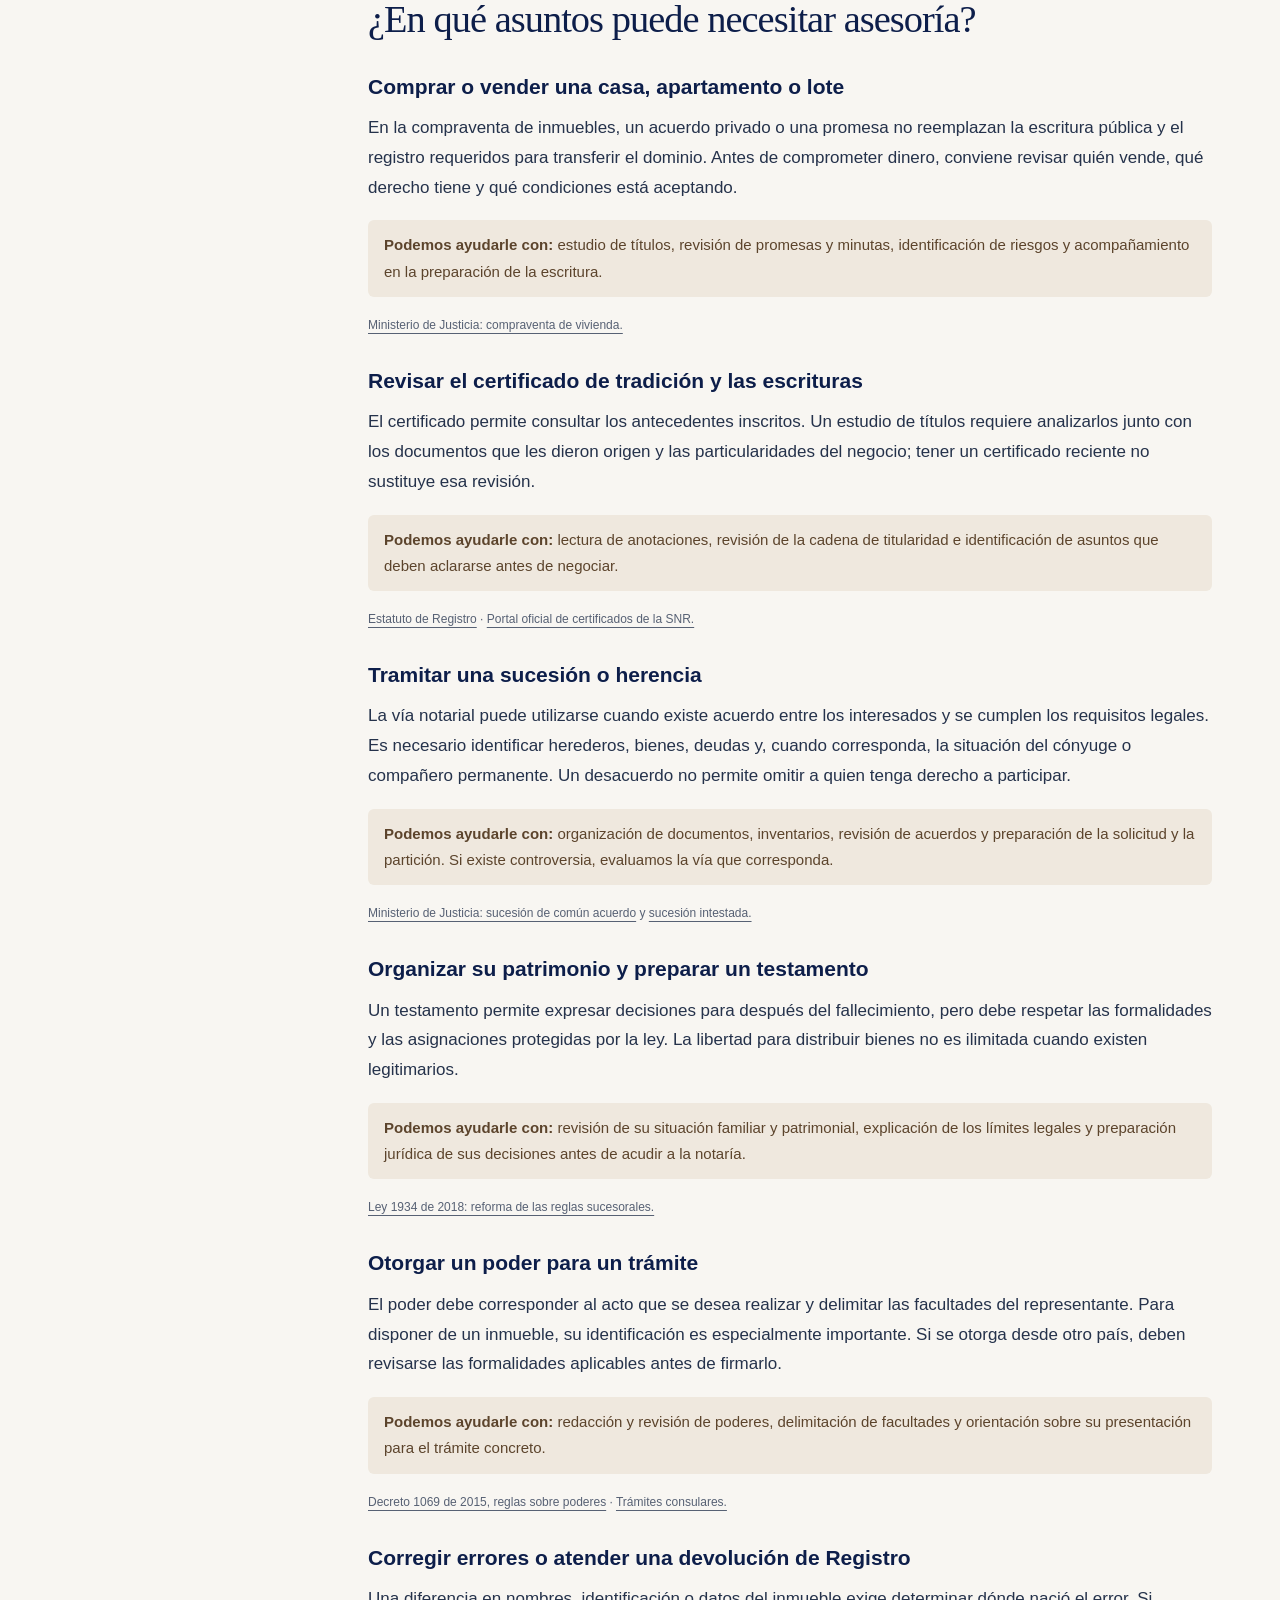
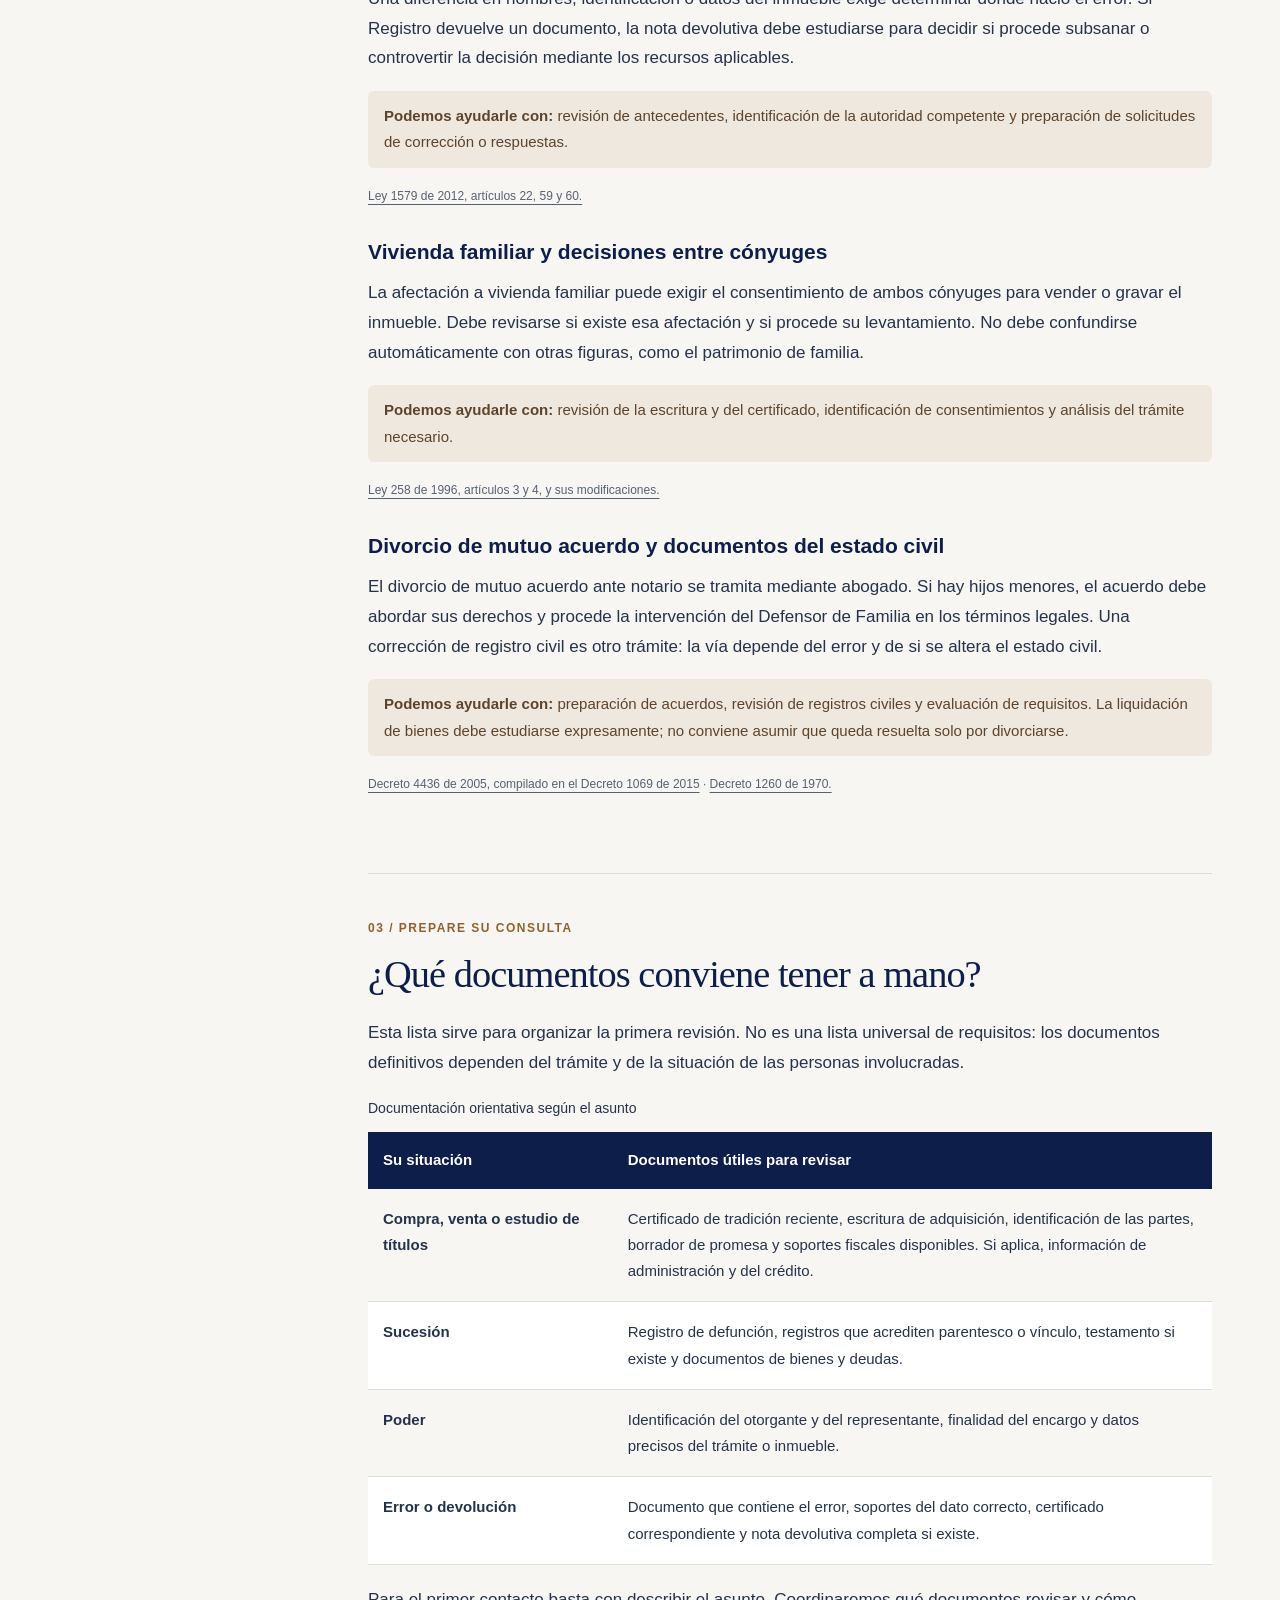
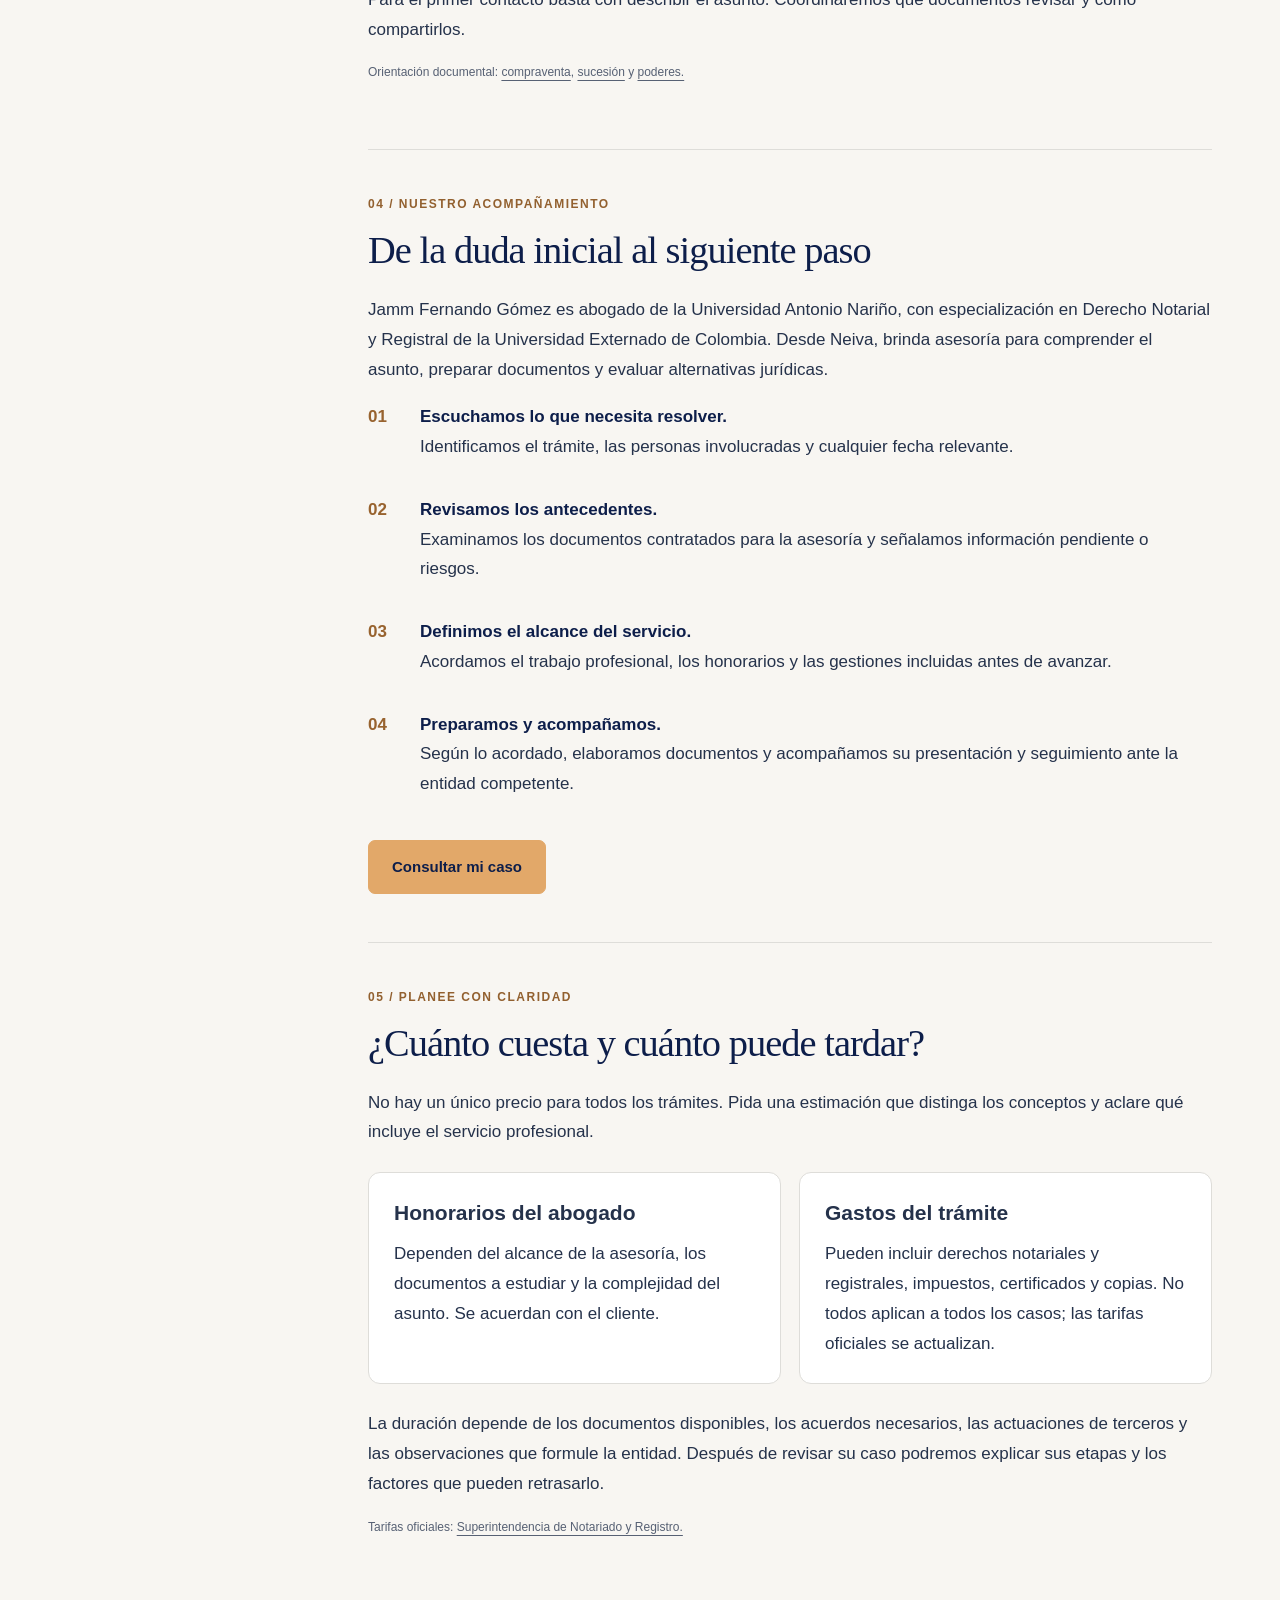
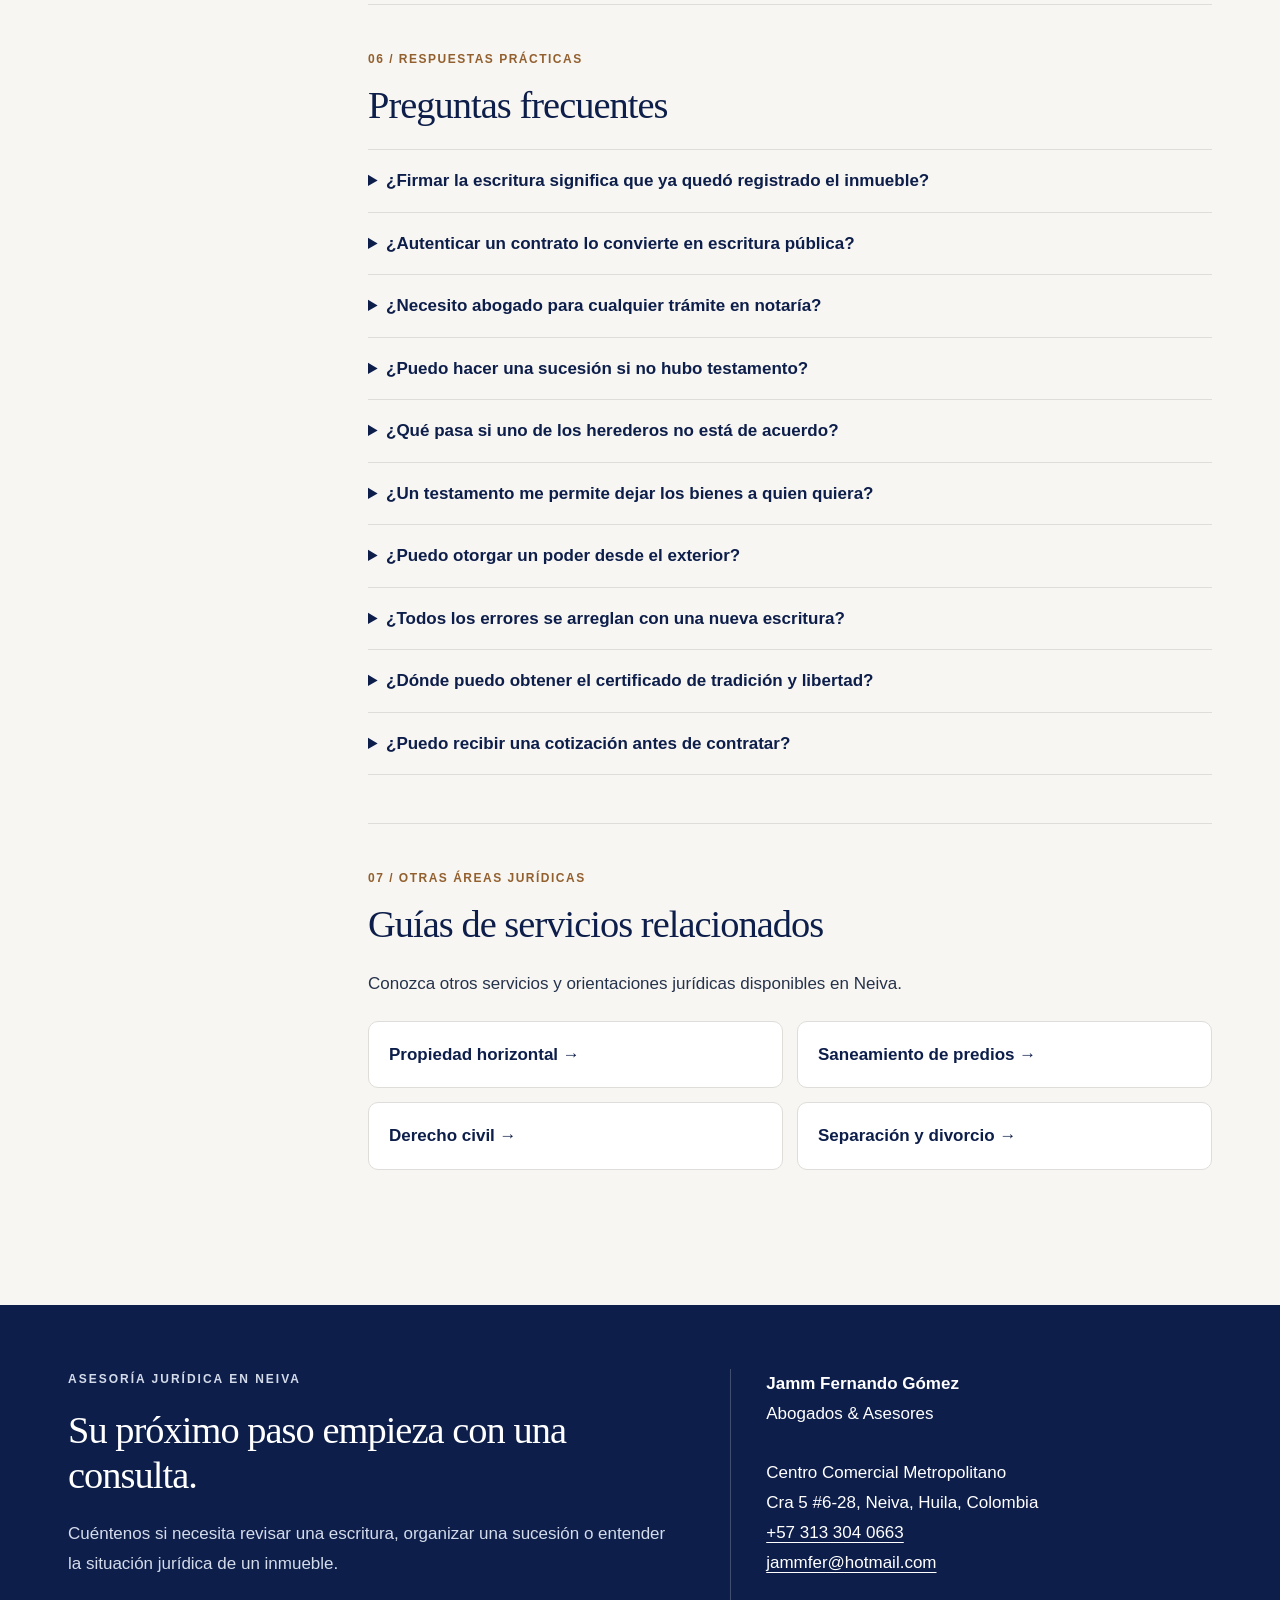
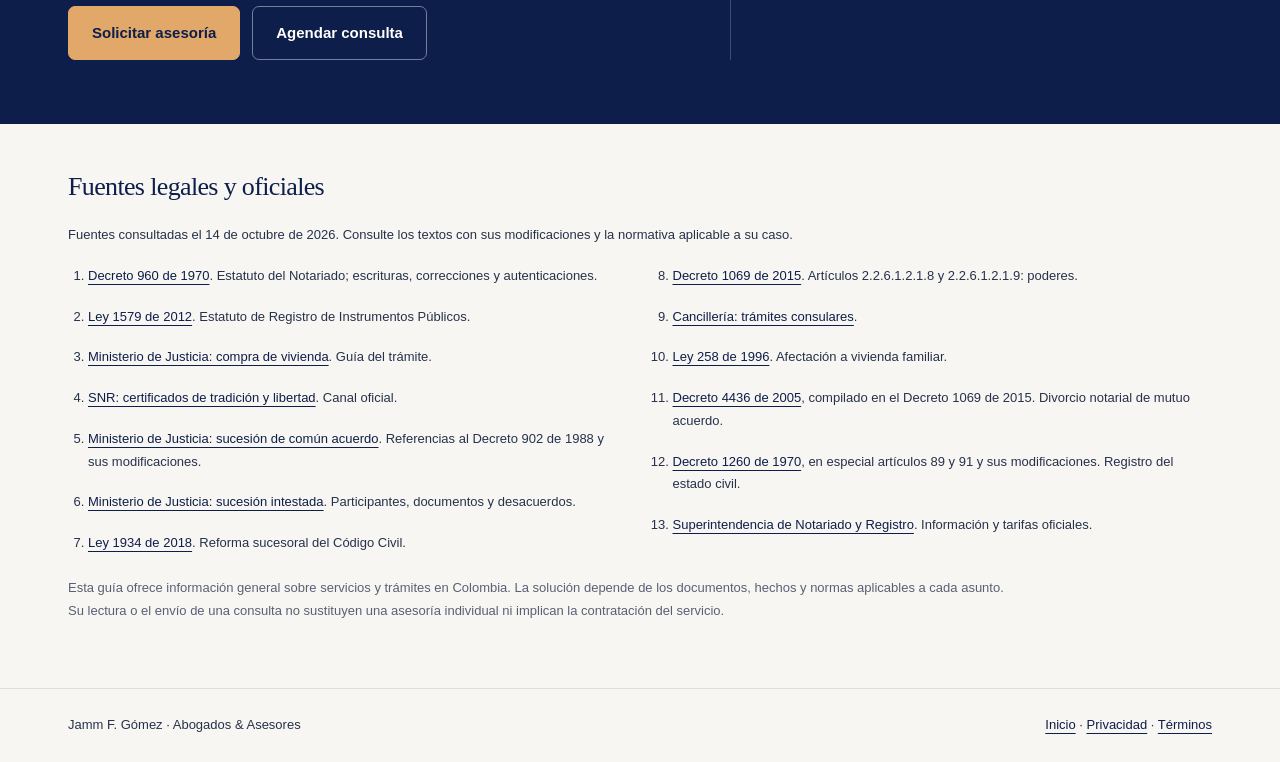
<file: derecho-notarial-registral-neiva.html>
<!doctype html>
<html lang="es-CO">
<head>
  <meta charset="utf-8">
  <meta name="viewport" content="width=device-width, initial-scale=1">
  <title>Abogado Notarial y Registral en Neiva | Jamm F. Gómez</title>
  <meta name="description" content="Asesoría notarial y registral en Neiva: escrituras, sucesiones, compraventas y estudios de títulos. Resuelva sus dudas con Jamm Fernando Gómez.">
  <link rel="canonical" href="https://abogadojamm.com/derecho-notarial-registral-neiva.html">


  <meta name="theme-color" content="#0d1e4a">
  <meta property="og:type" content="website">
  <meta property="og:locale" content="es_CO">
  <meta property="og:title" content="Derecho notarial y registral en Neiva | Jamm Fernando Gómez">
  <meta property="og:description" content="Una guía clara sobre escrituras, inmuebles, sucesiones y trámites notariales en Colombia. Conozca cómo podemos acompañarle.">
  <meta property="og:url" content="https://abogadojamm.com/derecho-notarial-registral-neiva.html">
  <style>
    :root{--navy:#0d1e4a;--gold:#e2a869;--paper:#f8f6f2;--ink:#25324b;--muted:#576174;--line:#deddd9;--white:#fff}
    *{box-sizing:border-box}html{scroll-behavior:smooth;scroll-padding-top:25px}body{margin:0;background:var(--paper);color:var(--ink);font-family:Avenir,"Segoe UI",Arial,sans-serif;font-size:17px;line-height:1.75}a{color:var(--navy);text-underline-offset:4px}a:hover{text-decoration-thickness:2px}a:focus-visible,summary:focus-visible{outline:3px solid #ab6d27;outline-offset:5px}h1,h2,h3,p{margin-top:0}h1,h2{font-family:Georgia,"Times New Roman",serif;font-weight:400;letter-spacing:-.025em;line-height:1.16}h1{font-size:clamp(40px,5.6vw,72px);max-width:900px;margin-bottom:25px}h2{font-size:clamp(29px,3vw,40px);color:var(--navy);margin-bottom:22px}h3{font-size:21px;line-height:1.4;margin-bottom:12px}p{margin-bottom:18px}ul,ol{padding-left:24px}li{margin-bottom:9px}.wrap{max-width:1200px;margin:auto;padding-inline:28px}.skip{position:absolute;left:12px;top:-100px;background:white;padding:12px;z-index:10}.skip:focus{top:12px}.header{background:var(--navy);color:white;border-bottom:1px solid #ffffff24}.header .wrap{min-height:94px;display:flex;align-items:center;justify-content:space-between;gap:24px}.brand{color:white;text-decoration:none;line-height:1.2}.brand strong{font:26px Georgia,serif;display:block}.brand span{font-size:11px;letter-spacing:2px;text-transform:uppercase;display:block;margin-top:8px}.header nav{display:flex;gap:28px;flex-wrap:wrap}.header nav a{color:white;text-decoration:none;font-size:14px}.hero{background:var(--navy);color:white;padding:38px 0 74px}.breadcrumbs{font-size:13px;margin-bottom:44px;color:#c7cfde}.breadcrumbs a{color:inherit}.eyebrow{color:var(--gold);text-transform:uppercase;letter-spacing:2px;font-size:12px;font-weight:700;margin-bottom:18px}.hero .intro{max-width:760px;font-size:20px;color:#d4dbea;line-height:1.65}.actions{display:flex;gap:12px;flex-wrap:wrap;margin-top:27px}.button{display:inline-flex;align-items:center;justify-content:center;padding:13px 23px;border-radius:7px;background:var(--gold);color:var(--navy);font-weight:700;text-decoration:none;font-size:15px;border:1px solid var(--gold)}.button:hover{background:#f0bb83}.button.secondary{color:white;background:transparent;border-color:#738099}.byline{display:flex;gap:12px;flex-wrap:wrap;font-size:13px;color:#c7cfde;margin-top:29px}.layout{display:grid;grid-template-columns:235px minmax(0,1fr);gap:65px;padding-top:60px;padding-bottom:65px}.toc{position:sticky;top:25px;align-self:start;font-size:14px}.toc strong{font-size:11px;letter-spacing:1.8px;text-transform:uppercase;color:var(--muted)}.toc a{display:block;padding:10px 0;border-bottom:1px solid var(--line);text-decoration:none}.toc .help{background:var(--navy);color:white;border-radius:10px;padding:20px;margin-top:25px}.toc .help p{line-height:1.6;margin:8px 0 12px}.toc .help a{color:var(--gold);border:0;padding:0;font-weight:700}.content{min-width:0}.content>section{padding-bottom:48px;margin-bottom:44px;border-bottom:1px solid var(--line)}.content>section:last-child{border:0;margin-bottom:0}.section-kicker{color:#92602f;font-size:12px;font-weight:700;letter-spacing:1.5px;text-transform:uppercase;margin-bottom:13px}.duo{display:grid;grid-template-columns:1fr 1fr;gap:18px;margin:25px 0}.card{padding:25px;background:white;border:1px solid var(--line);border-radius:12px}.card p:last-child{margin-bottom:0}.note{border-left:3px solid #b87939;background:#eee8de;padding:20px 24px;margin:24px 0}.note p:last-child{margin:0}.source{font-size:12px;color:var(--muted);margin-top:15px}.source a{color:inherit}.topic{margin:30px 0}.topic h3{color:var(--navy)}.topic .assist{color:#5c442c;background:#efe8de;border-radius:6px;padding:12px 16px;font-size:15px}.table-wrap{overflow-x:auto}table{width:100%;border-collapse:collapse;font-size:15px;text-align:left}th{background:var(--navy);color:white;padding:15px}td{padding:17px 15px;border-bottom:1px solid var(--line);vertical-align:top}td:first-child{font-weight:700;width:29%}tbody tr:nth-child(even){background:#fff}.steps{list-style:none;padding:0;counter-reset:step}.steps li{position:relative;padding:0 0 24px 52px;counter-increment:step}.steps li:before{content:counter(step,decimal-leading-zero);position:absolute;left:0;color:#98632f;font-weight:700}.steps strong{display:block;color:var(--navy)}details{border-top:1px solid var(--line);padding:18px 0}details:last-child{border-bottom:1px solid var(--line)}summary{cursor:pointer;font-weight:700;color:var(--navy);line-height:1.5;padding-right:12px}details p{margin:15px 0 0;font-size:16px}.contact-band{background:var(--navy);color:white;padding:64px 0}.contact-band .wrap{display:grid;grid-template-columns:1.25fr 1fr;gap:60px}.contact-band h2{color:white}.contact-band p{color:#d4dbea}.contact-band address{font-style:normal;border-left:1px solid #ffffff35;padding-left:35px}.contact-band address a{color:white}.sources{padding:48px 28px;font-size:13px}.sources h2{font-size:26px}.source-list{columns:2;column-gap:45px;padding-left:20px}.source-list li{break-inside:avoid;padding-bottom:9px}.disclaimer{font-size:13px;color:var(--muted);max-width:950px}footer{border-top:1px solid var(--line);padding:25px 0;font-size:13px}footer .wrap{display:flex;justify-content:space-between;gap:20px;flex-wrap:wrap}
    @media(max-width:900px){.layout{grid-template-columns:1fr;gap:35px}.toc{position:static}.toc nav{display:grid;grid-template-columns:1fr 1fr;gap:0 24px}.toc .help{display:none}.hero{padding-bottom:48px}.contact-band .wrap{grid-template-columns:1fr;gap:25px}.contact-band address{border-left:0;border-top:1px solid #ffffff35;padding:25px 0 0}.content>section{padding-bottom:30px;margin-bottom:30px}}
    @media(max-width:560px){.wrap{padding-inline:20px}.header .wrap{padding-block:20px;align-items:flex-start;flex-direction:column;gap:17px}.header nav{gap:22px}.brand strong{font-size:24px}.breadcrumbs{margin-bottom:30px}.hero .intro{font-size:18px}.duo{grid-template-columns:1fr}.card{padding:22px}.layout{padding-top:35px}.toc nav{grid-template-columns:1fr 1fr;gap:0 16px}.toc a{font-size:13px}.source-list{columns:1}.actions .button{width:100%}.contact-band{padding:42px 0}table{font-size:14px}td,th{padding:12px}.byline{display:block}.byline span{display:block;margin-top:5px}}
    @media(prefers-reduced-motion:reduce){html{scroll-behavior:auto}}@media print{.header,.toc,.actions,footer{display:none}.layout{display:block;padding:20px}.hero,.contact-band{background:white;color:black;padding:20px}.hero p,.hero .intro,.contact-band p,.contact-band h2,.contact-band address a{color:black}h1{font-size:32px}.content>section{break-inside:avoid}details{display:block}details p{display:block}.sources{padding:20px}}
  
.related-links{display:grid;grid-template-columns:repeat(2,minmax(0,1fr));gap:14px;margin:22px 0}.related-links a{display:block;background:#fff;border:1px solid #deddd9;border-radius:10px;padding:18px 20px;text-decoration:none;font-weight:700}.related-links a:hover{border-color:#e2a869}@media(max-width:600px){.related-links{grid-template-columns:1fr}}
</style>
  <script type="application/ld+json">
  {"@context":"https://schema.org","@graph":[{"@type":"LegalService","@id":"https://abogadojamm.com/#despacho","name":"Jamm Fernando Gómez – Abogados & Asesores","url":"https://abogadojamm.com/","telephone":"+573133040663","address":{"@type":"PostalAddress","streetAddress":"Centro Comercial Metropolitano, Cra 5 #6-28","addressLocality":"Neiva","addressRegion":"Huila","addressCountry":"CO"}},{"@type":"Service","@id":"https://abogadojamm.com/derecho-notarial-registral-neiva.html#servicio","name":"Asesoría en derecho notarial y registral en Neiva","serviceType":"Asesoría jurídica notarial y registral","provider":{"@id":"https://abogadojamm.com/#despacho"},"areaServed":{"@type":"City","name":"Neiva"},"url":"https://abogadojamm.com/derecho-notarial-registral-neiva.html"},{"@type":"WebPage","@id":"https://abogadojamm.com/derecho-notarial-registral-neiva.html#pagina","url":"https://abogadojamm.com/derecho-notarial-registral-neiva.html","name":"Abogado Notarial y Registral en Neiva | Jamm F. Gómez","inLanguage":"es-CO","about":{"@id":"https://abogadojamm.com/derecho-notarial-registral-neiva.html#servicio"}},{"@type":"BreadcrumbList","itemListElement":[{"@type":"ListItem","position":1,"name":"Inicio","item":"https://abogadojamm.com/"},{"@type":"ListItem","position":2,"name":"Derecho notarial y registral","item":"https://abogadojamm.com/derecho-notarial-registral-neiva.html"}]}]}
  </script>
  <link rel="icon" href="favicon.ico?v=20261016-6" sizes="any">
  <link rel="icon" type="image/png" sizes="32x32" href="favicon-32.png?v=20261016-6">
  <link rel="icon" type="image/png" sizes="64x64" href="favicon-64.png?v=20261016-6">
  <link rel="apple-touch-icon" sizes="180x180" href="apple-touch-icon.png?v=20261016-6">
</head>
<body>
<a class="skip" href="#contenido">Saltar al contenido</a>
<header class="header"><div class="wrap"><a class="brand" href="index.html"><strong>Jamm F. Gómez</strong><span>Abogados &amp; Asesores</span></a><nav aria-label="Navegación principal"><a href="index.html">Inicio</a><a href="index.html#servicios">Servicios</a><a href="#contacto">Contacto</a></nav></div></header>
<section class="hero"><div class="wrap">
  <nav class="breadcrumbs" aria-label="Ruta de navegación"><a href="index.html">Inicio</a> / <a href="index.html#servicios">Servicios</a> / Notarial y registral</nav>
  <p class="eyebrow">Patrimonio · Familia · Seguridad jurídica</p>
  <h1>Abogado notarial y registral en Neiva</h1>
  <p class="intro">Antes de firmar una escritura, comprar un inmueble o repartir una herencia, entienda qué está haciendo y qué necesita revisar. Le acompañamos a tomar decisiones informadas y a preparar su trámite.</p>
  <div class="actions"><a class="button" href="https://wa.me/573133040663?text=Hola%2C%20quisiera%20asesor%C3%ADa%20notarial%20y%20registral.">Consultar por WhatsApp</a><a class="button secondary" href="#tramites">Encontrar mi trámite</a></div>
  <div class="byline"><span>Jamm Fernando Gómez · Especialista en Derecho Notarial y Registral</span><span>Neiva, Huila</span></div>
</div></section>
<main id="contenido" class="wrap layout">
<aside class="toc" aria-label="Índice de la guía"><strong>En esta página</strong><nav><a href="#que-es">Qué abarca esta área</a><a href="#tramites">Trámites y situaciones</a><a href="#documentos">Documentos para empezar</a><a href="#asesoria">Cómo le acompañamos</a><a href="#costos">Costos y duración</a><a href="#preguntas">Preguntas frecuentes</a><a href="#fuentes">Fuentes oficiales</a></nav><div class="help"><strong style="color:#e2a869">Su caso, con claridad</strong><p>Cuéntenos qué necesita resolver y qué documentos tiene.</p><a href="tel:+573133040663">313 304 0663 →</a></div></aside>
<div class="content">
<section id="que-es"><p class="section-kicker">01 / Entienda su trámite</p><h2>¿Qué es el derecho notarial y registral?</h2><p>Son áreas que intervienen en la formalización de actos y en la publicidad de derechos. Aunque suelen participar en una misma operación, la notaría y la Oficina de Registro de Instrumentos Públicos cumplen funciones diferentes.</p>
<div class="duo"><article class="card"><h3>Derecho notarial</h3><p>Se relaciona con escrituras públicas, reconocimientos de documentos, autenticaciones y otros actos que la ley permite realizar ante notario. El notario ejerce la fe pública dentro de sus competencias.</p></article><article class="card"><h3>Derecho registral inmobiliario</h3><p>Se ocupa de la inscripción de actos sobre inmuebles y de su historia jurídica en el folio de matrícula. Permite conocer los derechos, gravámenes y limitaciones que aparecen registrados.</p></article></div>
<div class="note"><p><strong>¿Dónde interviene el abogado?</strong> Le asesora sobre sus intereses, revisa antecedentes y prepara documentos. La autorización de escrituras corresponde al notario y la calificación e inscripción registral a la oficina competente. Nuestro despacho presta asesoría jurídica; no es una notaría.</p></div><p class="source">Marco general: <a href="#fuente-1">Decreto 960 de 1970</a> y <a href="#fuente-2">Ley 1579 de 2012</a>.</p></section>

<section id="tramites"><p class="section-kicker">02 / Situaciones frecuentes</p><h2>¿En qué asuntos puede necesitar asesoría?</h2>
<article class="topic"><h3>Comprar o vender una casa, apartamento o lote</h3><p>En la compraventa de inmuebles, un acuerdo privado o una promesa no reemplazan la escritura pública y el registro requeridos para transferir el dominio. Antes de comprometer dinero, conviene revisar quién vende, qué derecho tiene y qué condiciones está aceptando.</p><p class="assist"><strong>Podemos ayudarle con:</strong> estudio de títulos, revisión de promesas y minutas, identificación de riesgos y acompañamiento en la preparación de la escritura.</p><p class="source"><a href="#fuente-3">Ministerio de Justicia: compraventa de vivienda.</a></p></article>
<article class="topic"><h3>Revisar el certificado de tradición y las escrituras</h3><p>El certificado permite consultar los antecedentes inscritos. Un estudio de títulos requiere analizarlos junto con los documentos que les dieron origen y las particularidades del negocio; tener un certificado reciente no sustituye esa revisión.</p><p class="assist"><strong>Podemos ayudarle con:</strong> lectura de anotaciones, revisión de la cadena de titularidad e identificación de asuntos que deben aclararse antes de negociar.</p><p class="source"><a href="#fuente-2">Estatuto de Registro</a> · <a href="#fuente-4">Portal oficial de certificados de la SNR.</a></p></article>
<article class="topic"><h3>Tramitar una sucesión o herencia</h3><p>La vía notarial puede utilizarse cuando existe acuerdo entre los interesados y se cumplen los requisitos legales. Es necesario identificar herederos, bienes, deudas y, cuando corresponda, la situación del cónyuge o compañero permanente. Un desacuerdo no permite omitir a quien tenga derecho a participar.</p><p class="assist"><strong>Podemos ayudarle con:</strong> organización de documentos, inventarios, revisión de acuerdos y preparación de la solicitud y la partición. Si existe controversia, evaluamos la vía que corresponda.</p><p class="source"><a href="#fuente-5">Ministerio de Justicia: sucesión de común acuerdo</a> y <a href="#fuente-6">sucesión intestada.</a></p></article>
<article class="topic"><h3>Organizar su patrimonio y preparar un testamento</h3><p>Un testamento permite expresar decisiones para después del fallecimiento, pero debe respetar las formalidades y las asignaciones protegidas por la ley. La libertad para distribuir bienes no es ilimitada cuando existen legitimarios.</p><p class="assist"><strong>Podemos ayudarle con:</strong> revisión de su situación familiar y patrimonial, explicación de los límites legales y preparación jurídica de sus decisiones antes de acudir a la notaría.</p><p class="source"><a href="#fuente-7">Ley 1934 de 2018: reforma de las reglas sucesorales.</a></p></article>
<article class="topic"><h3>Otorgar un poder para un trámite</h3><p>El poder debe corresponder al acto que se desea realizar y delimitar las facultades del representante. Para disponer de un inmueble, su identificación es especialmente importante. Si se otorga desde otro país, deben revisarse las formalidades aplicables antes de firmarlo.</p><p class="assist"><strong>Podemos ayudarle con:</strong> redacción y revisión de poderes, delimitación de facultades y orientación sobre su presentación para el trámite concreto.</p><p class="source"><a href="#fuente-8">Decreto 1069 de 2015, reglas sobre poderes</a> · <a href="#fuente-9">Trámites consulares.</a></p></article>
<article class="topic"><h3>Corregir errores o atender una devolución de Registro</h3><p>Una diferencia en nombres, identificación o datos del inmueble exige determinar dónde nació el error. Si Registro devuelve un documento, la nota devolutiva debe estudiarse para decidir si procede subsanar o controvertir la decisión mediante los recursos aplicables.</p><p class="assist"><strong>Podemos ayudarle con:</strong> revisión de antecedentes, identificación de la autoridad competente y preparación de solicitudes de corrección o respuestas.</p><p class="source"><a href="#fuente-2">Ley 1579 de 2012, artículos 22, 59 y 60.</a></p></article>
<article class="topic"><h3>Vivienda familiar y decisiones entre cónyuges</h3><p>La afectación a vivienda familiar puede exigir el consentimiento de ambos cónyuges para vender o gravar el inmueble. Debe revisarse si existe esa afectación y si procede su levantamiento. No debe confundirse automáticamente con otras figuras, como el patrimonio de familia.</p><p class="assist"><strong>Podemos ayudarle con:</strong> revisión de la escritura y del certificado, identificación de consentimientos y análisis del trámite necesario.</p><p class="source"><a href="#fuente-10">Ley 258 de 1996, artículos 3 y 4, y sus modificaciones.</a></p></article>
<article class="topic"><h3>Divorcio de mutuo acuerdo y documentos del estado civil</h3><p>El divorcio de mutuo acuerdo ante notario se tramita mediante abogado. Si hay hijos menores, el acuerdo debe abordar sus derechos y procede la intervención del Defensor de Familia en los términos legales. Una corrección de registro civil es otro trámite: la vía depende del error y de si se altera el estado civil.</p><p class="assist"><strong>Podemos ayudarle con:</strong> preparación de acuerdos, revisión de registros civiles y evaluación de requisitos. La liquidación de bienes debe estudiarse expresamente; no conviene asumir que queda resuelta solo por divorciarse.</p><p class="source"><a href="#fuente-11">Decreto 4436 de 2005, compilado en el Decreto 1069 de 2015</a> · <a href="#fuente-12">Decreto 1260 de 1970.</a></p></article>
</section>

<section id="documentos"><p class="section-kicker">03 / Prepare su consulta</p><h2>¿Qué documentos conviene tener a mano?</h2><p>Esta lista sirve para organizar la primera revisión. No es una lista universal de requisitos: los documentos definitivos dependen del trámite y de la situación de las personas involucradas.</p>
<div class="table-wrap"><table><caption style="text-align:left;margin-bottom:12px;font-size:14px">Documentación orientativa según el asunto</caption><thead><tr><th scope="col">Su situación</th><th scope="col">Documentos útiles para revisar</th></tr></thead><tbody>
<tr><td>Compra, venta o estudio de títulos</td><td>Certificado de tradición reciente, escritura de adquisición, identificación de las partes, borrador de promesa y soportes fiscales disponibles. Si aplica, información de administración y del crédito.</td></tr>
<tr><td>Sucesión</td><td>Registro de defunción, registros que acrediten parentesco o vínculo, testamento si existe y documentos de bienes y deudas.</td></tr>
<tr><td>Poder</td><td>Identificación del otorgante y del representante, finalidad del encargo y datos precisos del trámite o inmueble.</td></tr>
<tr><td>Error o devolución</td><td>Documento que contiene el error, soportes del dato correcto, certificado correspondiente y nota devolutiva completa si existe.</td></tr>
</tbody></table></div><p style="margin-top:20px">Para el primer contacto basta con describir el asunto. Coordinaremos qué documentos revisar y cómo compartirlos.</p><p class="source">Orientación documental: <a href="#fuente-3">compraventa</a>, <a href="#fuente-6">sucesión</a> y <a href="#fuente-8">poderes.</a></p></section>

<section id="asesoria"><p class="section-kicker">04 / Nuestro acompañamiento</p><h2>De la duda inicial al siguiente paso</h2><p>Jamm Fernando Gómez es abogado de la Universidad Antonio Nariño, con especialización en Derecho Notarial y Registral de la Universidad Externado de Colombia. Desde Neiva, brinda asesoría para comprender el asunto, preparar documentos y evaluar alternativas jurídicas.</p>
<ol class="steps"><li><strong>Escuchamos lo que necesita resolver.</strong> Identificamos el trámite, las personas involucradas y cualquier fecha relevante.</li><li><strong>Revisamos los antecedentes.</strong> Examinamos los documentos contratados para la asesoría y señalamos información pendiente o riesgos.</li><li><strong>Definimos el alcance del servicio.</strong> Acordamos el trabajo profesional, los honorarios y las gestiones incluidas antes de avanzar.</li><li><strong>Preparamos y acompañamos.</strong> Según lo acordado, elaboramos documentos y acompañamos su presentación y seguimiento ante la entidad competente.</li></ol>
<a class="button" href="https://wa.me/573133040663">Consultar mi caso</a></section>

<section id="costos"><p class="section-kicker">05 / Planee con claridad</p><h2>¿Cuánto cuesta y cuánto puede tardar?</h2><p>No hay un único precio para todos los trámites. Pida una estimación que distinga los conceptos y aclare qué incluye el servicio profesional.</p><div class="duo"><article class="card"><h3>Honorarios del abogado</h3><p>Dependen del alcance de la asesoría, los documentos a estudiar y la complejidad del asunto. Se acuerdan con el cliente.</p></article><article class="card"><h3>Gastos del trámite</h3><p>Pueden incluir derechos notariales y registrales, impuestos, certificados y copias. No todos aplican a todos los casos; las tarifas oficiales se actualizan.</p></article></div>
<p>La duración depende de los documentos disponibles, los acuerdos necesarios, las actuaciones de terceros y las observaciones que formule la entidad. Después de revisar su caso podremos explicar sus etapas y los factores que pueden retrasarlo.</p><p class="source">Tarifas oficiales: <a href="#fuente-13">Superintendencia de Notariado y Registro.</a></p></section>

<section id="preguntas"><p class="section-kicker">06 / Respuestas prácticas</p><h2>Preguntas frecuentes</h2>
<details><summary>¿Firmar la escritura significa que ya quedó registrado el inmueble?</summary><p>No. Son actuaciones distintas. En una compraventa, debe verificarse la inscripción correspondiente y comprobar el resultado en el folio del inmueble. <a href="#fuente-3">Ver fuente.</a></p></details>
<details><summary>¿Autenticar un contrato lo convierte en escritura pública?</summary><p>No. La autenticación no reemplaza la escritura que la ley exige para determinados actos ni corrige por sí misma los problemas del negocio. Es importante distinguir autenticación, reconocimiento y escritura. <a href="#fuente-1">Ver fuente.</a></p></details>
<details><summary>¿Necesito abogado para cualquier trámite en notaría?</summary><p>No para todos. Algunos pueden realizarse directamente; otros requieren intervención de abogado, como el divorcio notarial de mutuo acuerdo. Incluso cuando no es obligatorio, puede ser útil revisar previamente un negocio patrimonial. <a href="#fuente-11">Ver fuente.</a></p></details>
<details><summary>¿Puedo hacer una sucesión si no hubo testamento?</summary><p>Sí. La ausencia de testamento no impide la sucesión. Debe identificarse quiénes tienen derecho a heredar y evaluarse si existe acuerdo para acudir a la vía notarial. <a href="#fuente-6">Ver fuente.</a></p></details>
<details><summary>¿Qué pasa si uno de los herederos no está de acuerdo?</summary><p>Debe analizarse la controversia y la necesidad de un proceso judicial. No es correcto excluir a un heredero para presentar el asunto como si todos estuvieran de acuerdo. <a href="#fuente-6">Ver fuente.</a></p></details>
<details><summary>¿Un testamento me permite dejar los bienes a quien quiera?</summary><p>Existen límites legales, entre ellos los derechos de los legitimarios cuando los hay. Antes de preparar el documento se debe estudiar la familia, el patrimonio y las reglas aplicables. <a href="#fuente-7">Ver fuente.</a></p></details>
<details><summary>¿Puedo otorgar un poder desde el exterior?</summary><p>Es posible en los casos permitidos. Los consulados colombianos ofrecen actuaciones relacionadas con poderes. Deben confirmarse el contenido y las formalidades del documento para el acto que se realizará en Colombia. <a href="#fuente-8">Ver reglas</a> y <a href="#fuente-9">trámites consulares.</a></p></details>
<details><summary>¿Todos los errores se arreglan con una nueva escritura?</summary><p>No. Primero debe establecerse si el error está en la escritura, la inscripción inmobiliaria o el registro civil. Cada caso puede exigir un procedimiento diferente y, en algunos supuestos, intervención judicial. <a href="#fuente-1">Escrituras</a>, <a href="#fuente-2">registro inmobiliario</a> y <a href="#fuente-12">registro civil.</a></p></details>
<details><summary>¿Dónde puedo obtener el certificado de tradición y libertad?</summary><p>Consulte los canales oficiales de la Superintendencia de Notariado y Registro. Para la solicitud en línea normalmente necesitará el número de matrícula inmobiliaria y pagar la tarifa correspondiente. <a href="https://certificados.supernotariado.gov.co/certificado/inicio.snr" target="_blank" rel="noopener">Ir al portal oficial.</a></p></details>
<details><summary>¿Puedo recibir una cotización antes de contratar?</summary><p>Puede contactarnos para explicar su caso y solicitar una propuesta. Indique qué trámite necesita y si ya tiene documentos o actuaciones en curso, para definir el alcance que debe cotizarse.</p></details>
</section>
<section id="otros-servicios"><p class="section-kicker">07 / Otras áreas jurídicas</p><h2>Guías de servicios relacionados</h2><p>Conozca otros servicios y orientaciones jurídicas disponibles en Neiva.</p><div class="related-links"><a href="abogado-propiedad-horizontal-neiva.html">Propiedad horizontal →</a><a href="saneamiento-predios-neiva.html">Saneamiento de predios →</a><a href="abogado-derecho-civil-neiva.html">Derecho civil →</a><a href="abogado-divorcio-neiva.html">Separación y divorcio →</a></div></section></div></main>

<section id="contacto" class="contact-band"><div class="wrap"><div><p class="eyebrow">Asesoría jurídica en Neiva</p><h2>Su próximo paso empieza con una consulta.</h2><p>Cuéntenos si necesita revisar una escritura, organizar una sucesión o entender la situación jurídica de un inmueble.</p><div class="actions"><a class="button" href="https://wa.me/573133040663">Solicitar asesoría</a><a class="button secondary" href="https://calendly.com/jammfer/30min" target="_blank" rel="noopener">Agendar consulta</a></div></div><address><strong>Jamm Fernando Gómez</strong><br>Abogados &amp; Asesores<br><br>Centro Comercial Metropolitano<br>Cra 5 #6-28, Neiva, Huila, Colombia<br><a href="tel:+573133040663">+57 313 304 0663</a><br><a href="mailto:jammfer@hotmail.com">jammfer@hotmail.com</a></address></div></section>

<section id="fuentes" class="wrap sources"><h2>Fuentes legales y oficiales</h2><p>Fuentes consultadas el 14 de octubre de 2026. Consulte los textos con sus modificaciones y la normativa aplicable a su caso.</p><ol class="source-list">
<li id="fuente-1"><a href="https://www.funcionpublica.gov.co/eva/gestornormativo/norma.php?i=149249" target="_blank" rel="noopener">Decreto 960 de 1970</a>. Estatuto del Notariado; escrituras, correcciones y autenticaciones.</li>
<li id="fuente-2"><a href="https://www.funcionpublica.gov.co/eva/gestornormativo/norma.php?i=49731" target="_blank" rel="noopener">Ley 1579 de 2012</a>. Estatuto de Registro de Instrumentos Públicos.</li>
<li id="fuente-3"><a href="https://www.minjusticia.gov.co/programas-co/LegalApp/Paginas/Que-debo-hacer-si-quiero-comprar-una-casa.aspx" target="_blank" rel="noopener">Ministerio de Justicia: compra de vivienda</a>. Guía del trámite.</li>
<li id="fuente-4"><a href="https://certificados.supernotariado.gov.co/certificado/inicio.snr" target="_blank" rel="noopener">SNR: certificados de tradición y libertad</a>. Canal oficial.</li>
<li id="fuente-5"><a href="https://www.minjusticia.gov.co/programas-co/LegalApp/Paginas/Como-se-tramita-un-proceso-de-sucesi%C3%B3n-cuando-los-herederos-estan-de-acuerdo-en-la-distribucion-de-los-bienes.aspx" target="_blank" rel="noopener">Ministerio de Justicia: sucesión de común acuerdo</a>. Referencias al Decreto 902 de 1988 y sus modificaciones.</li>
<li id="fuente-6"><a href="https://www.minjusticia.gov.co/programas-co/LegalApp/Paginas/%C2%BFCu%C3%A1l-es-el-tr%C3%A1mite-de-una-sucesi%C3%B3n-intestada.aspx" target="_blank" rel="noopener">Ministerio de Justicia: sucesión intestada</a>. Participantes, documentos y desacuerdos.</li>
<li id="fuente-7"><a href="https://www1.funcionpublica.gov.co/eva/gestornormativo/norma.php?i=87872" target="_blank" rel="noopener">Ley 1934 de 2018</a>. Reforma sucesoral del Código Civil.</li>
<li id="fuente-8"><a href="https://www.cancilleria.gov.co/sites/default/files/Normograma/docs/decreto_1069_2015_pr027.htm" target="_blank" rel="noopener">Decreto 1069 de 2015</a>. Artículos 2.2.6.1.2.1.8 y 2.2.6.1.2.1.9: poderes.</li>
<li id="fuente-9"><a href="https://www.cancilleria.gov.co/node/7391" target="_blank" rel="noopener">Cancillería: trámites consulares</a>.</li>
<li id="fuente-10"><a href="https://www1.funcionpublica.gov.co/eva/gestornormativo/norma.php?i=10794" target="_blank" rel="noopener">Ley 258 de 1996</a>. Afectación a vivienda familiar.</li>
<li id="fuente-11"><a href="https://www.funcionpublica.gov.co/eva/gestornormativo/norma.php?i=18346" target="_blank" rel="noopener">Decreto 4436 de 2005</a>, compilado en el Decreto 1069 de 2015. Divorcio notarial de mutuo acuerdo.</li>
<li id="fuente-12"><a href="https://www.funcionpublica.gov.co/eva/gestornormativo/norma_pdf.php?i=8256" target="_blank" rel="noopener">Decreto 1260 de 1970</a>, en especial artículos 89 y 91 y sus modificaciones. Registro del estado civil.</li>
<li id="fuente-13"><a href="https://www.supernotariado.gov.co/" target="_blank" rel="noopener">Superintendencia de Notariado y Registro</a>. Información y tarifas oficiales.</li>
</ol><p class="disclaimer">Esta guía ofrece información general sobre servicios y trámites en Colombia. La solución depende de los documentos, hechos y normas aplicables a cada asunto. Su lectura o el envío de una consulta no sustituyen una asesoría individual ni implican la contratación del servicio.</p></section>
<footer><div class="wrap"><span>Jamm F. Gómez · Abogados &amp; Asesores</span><span><a href="index.html">Inicio</a> · <a href="privacidad.html">Privacidad</a> · <a href="terminos.html">Términos</a></span></div></footer>
</body>
</html>
</file>
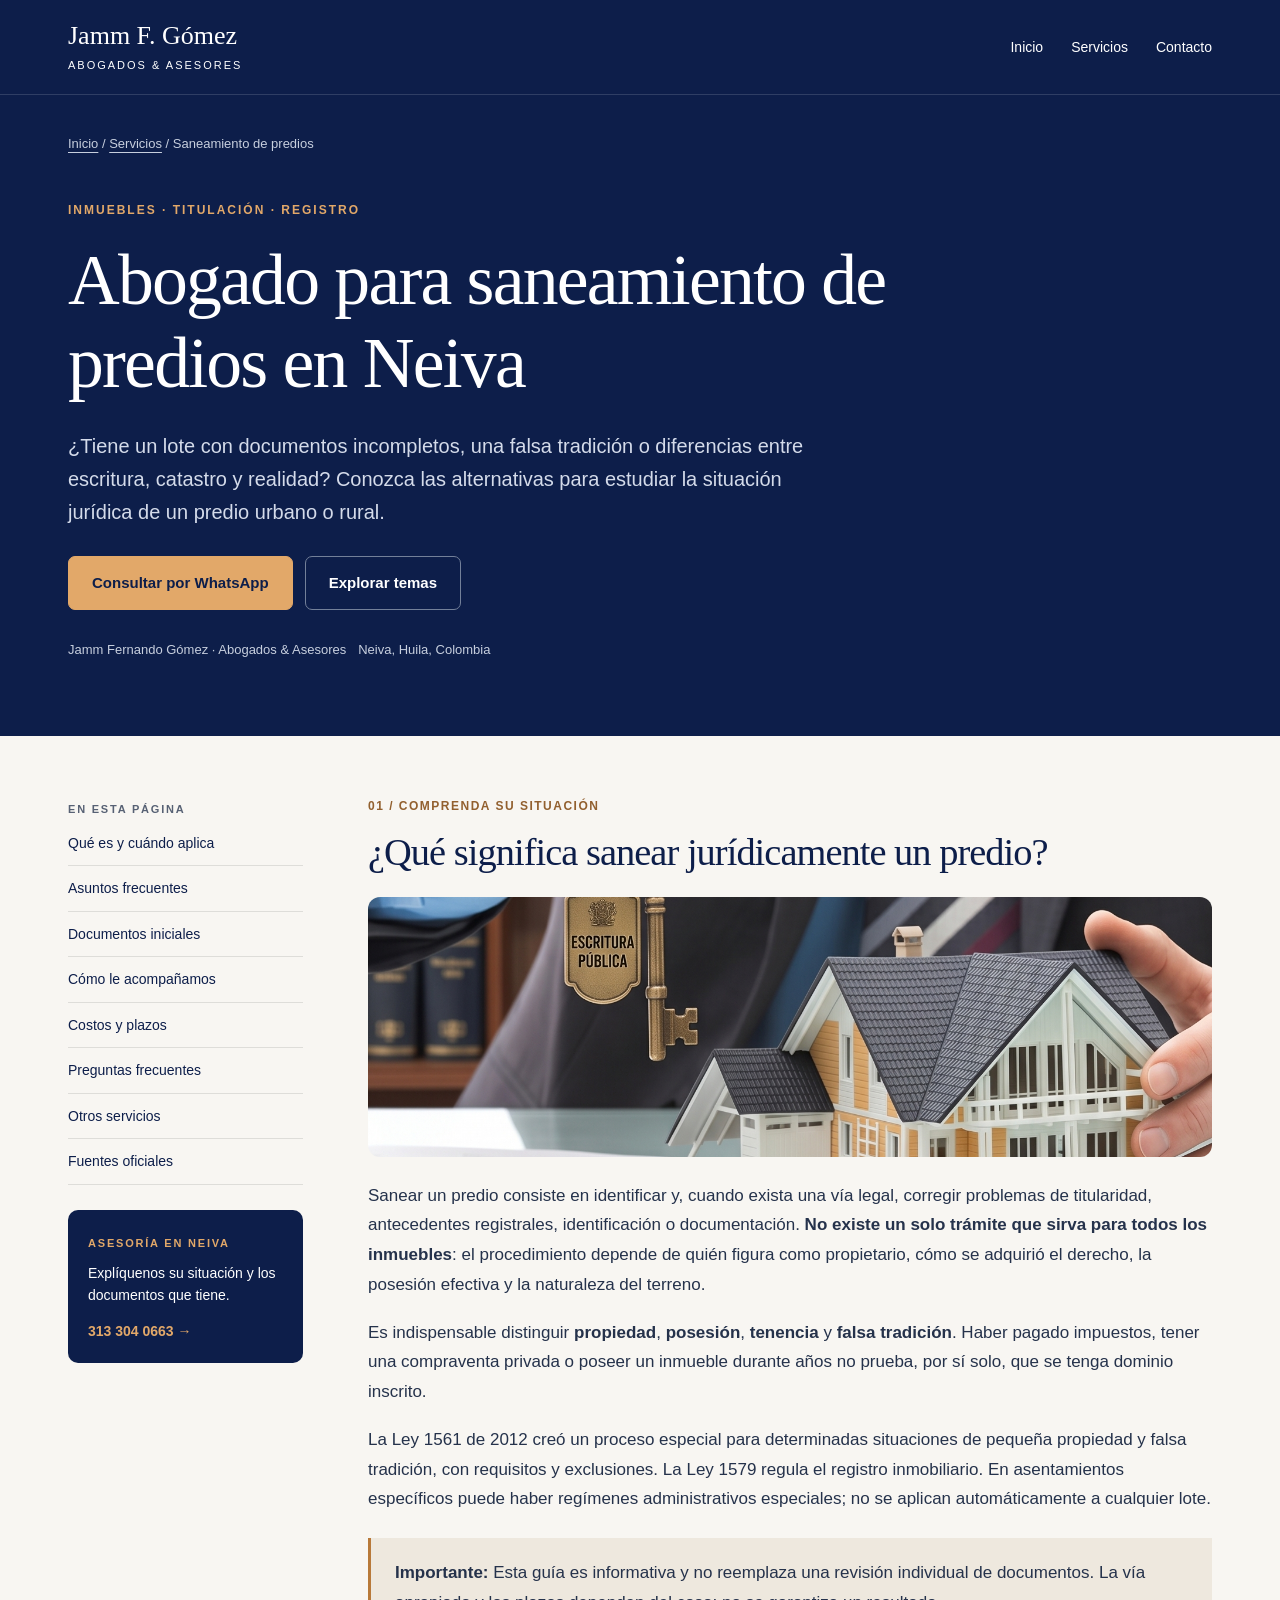
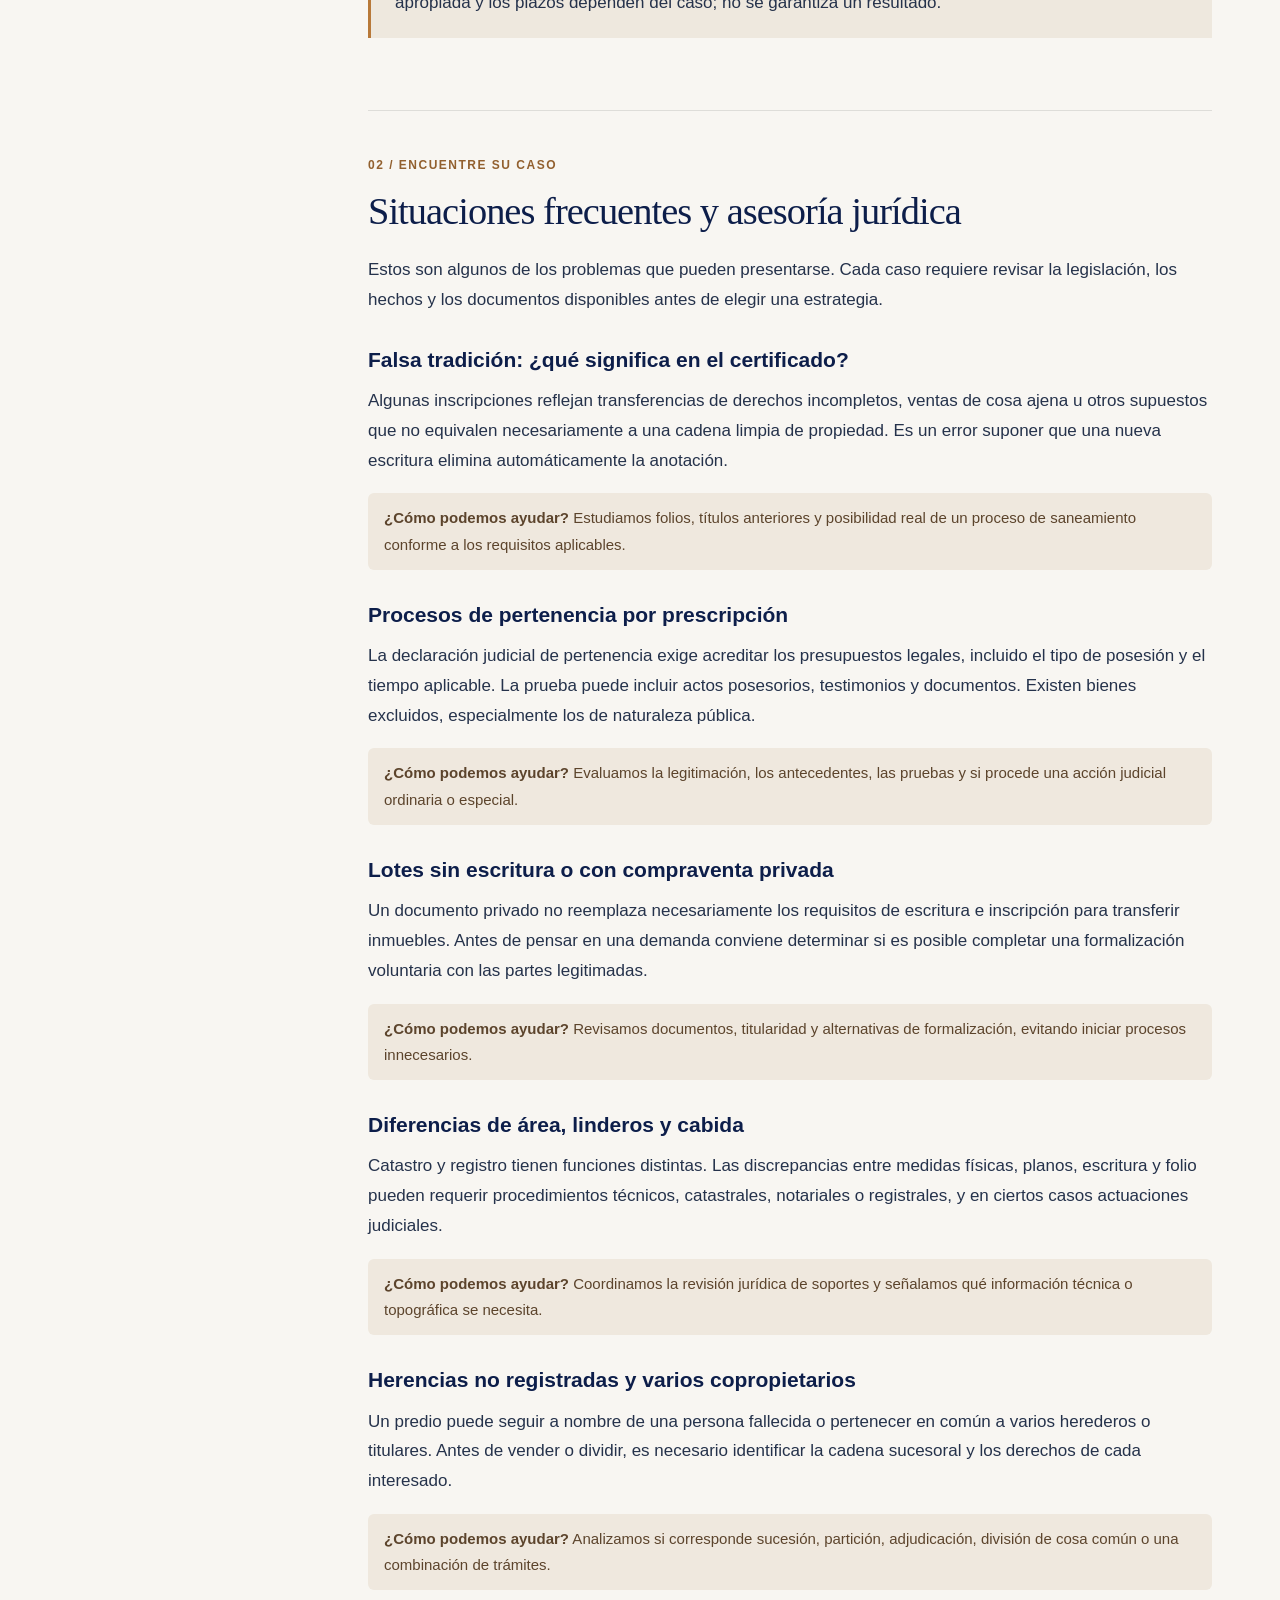
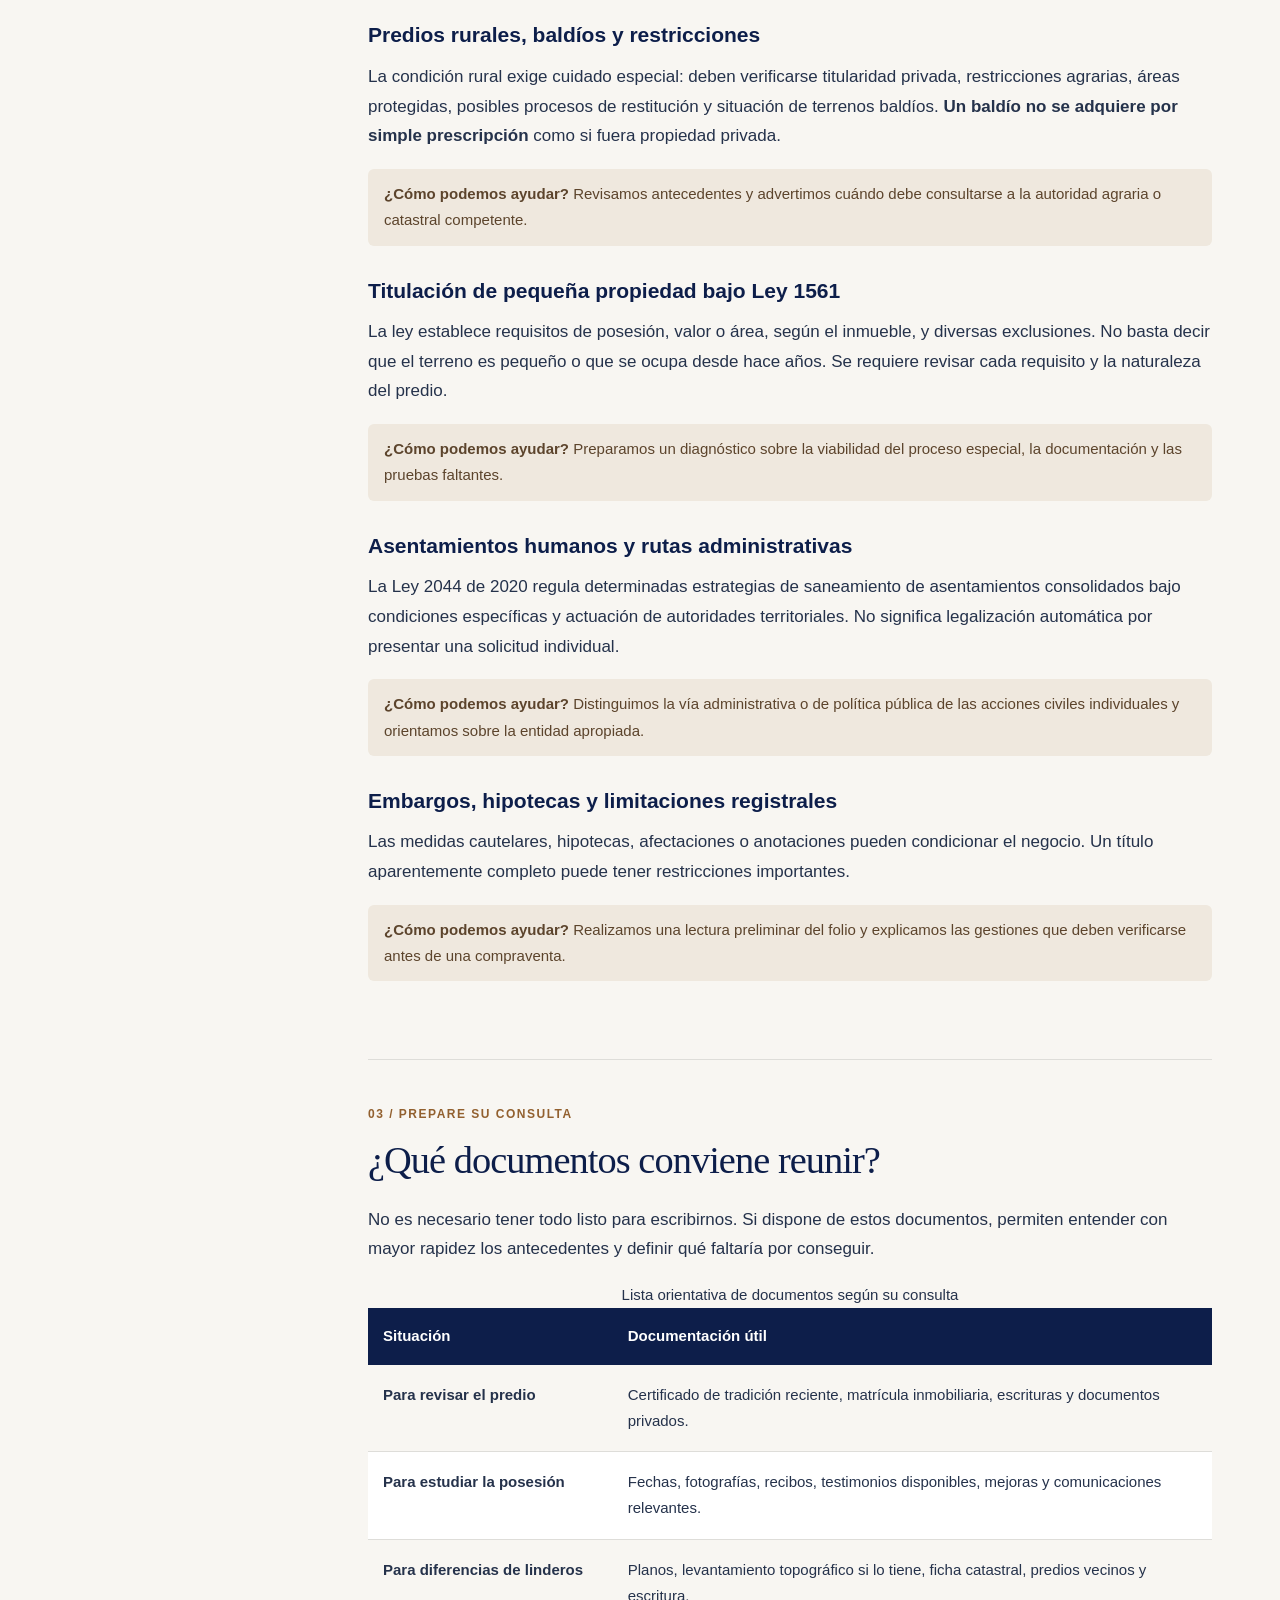
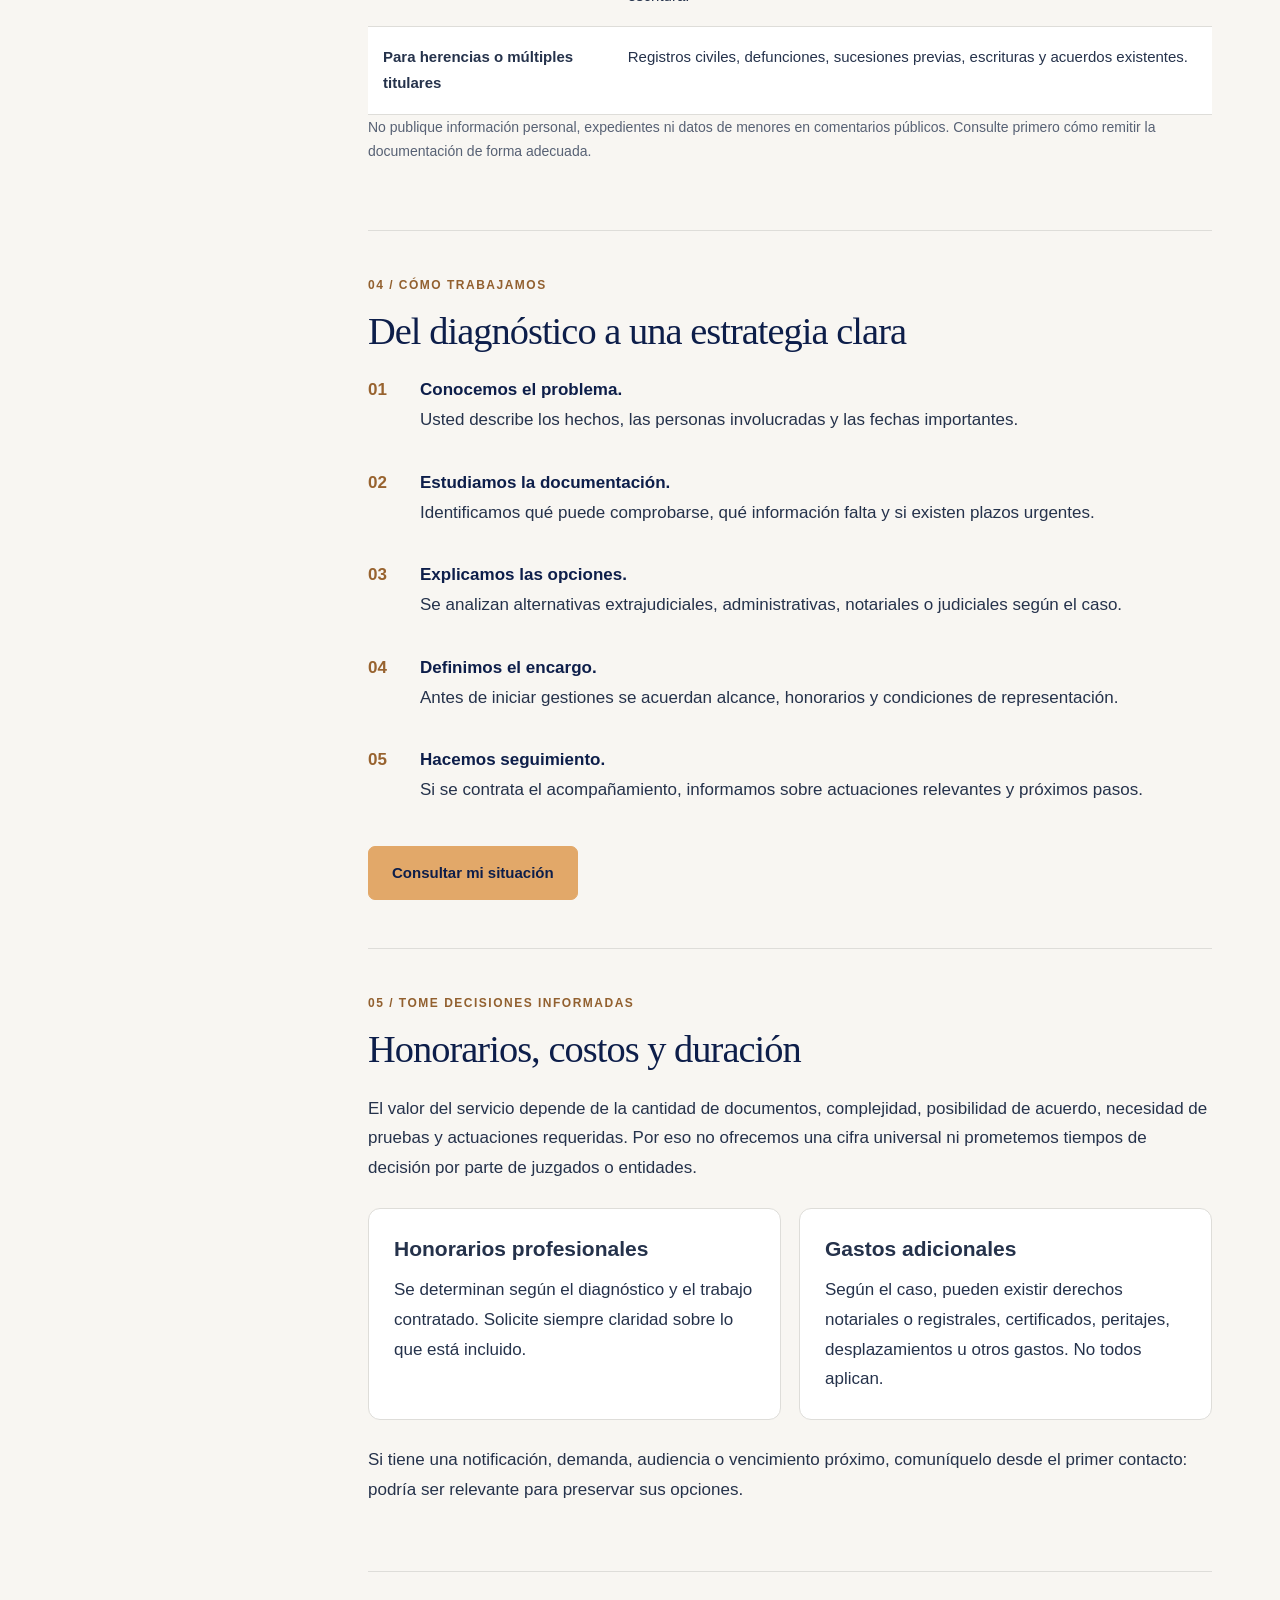
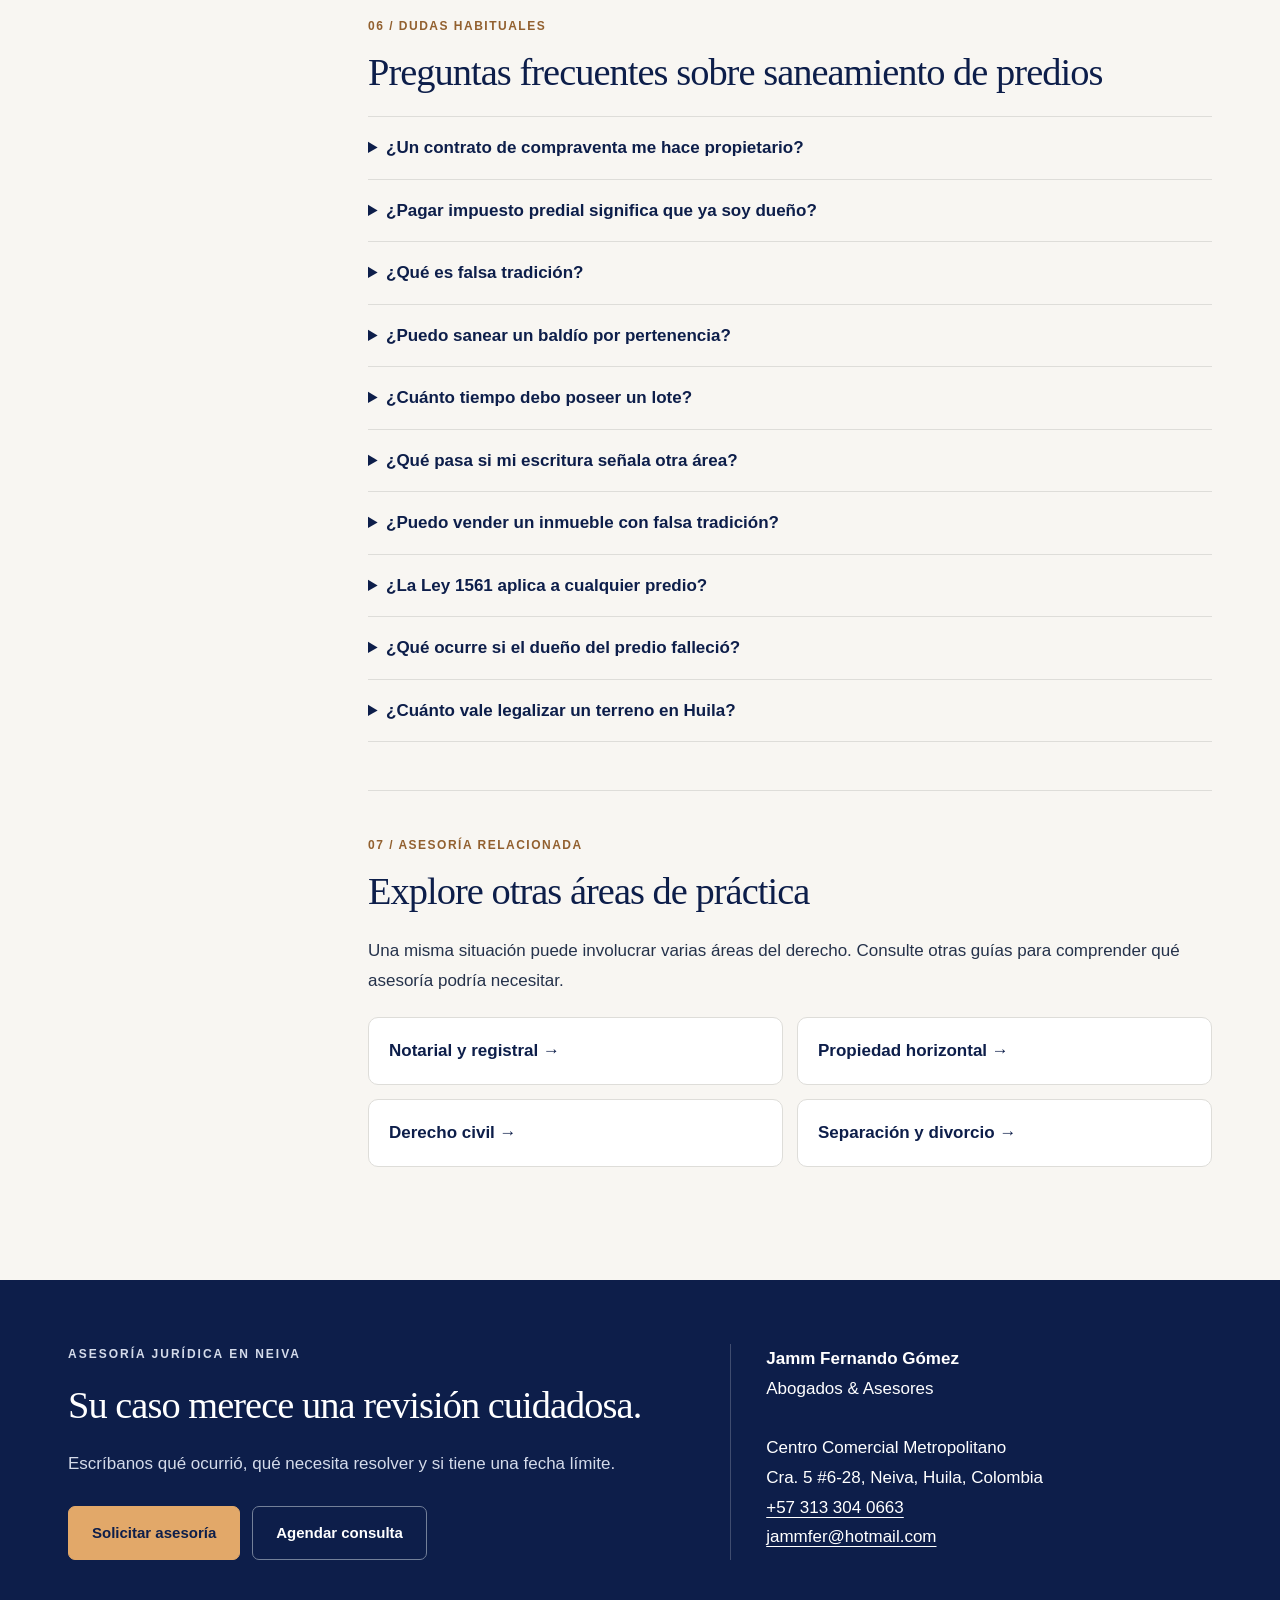
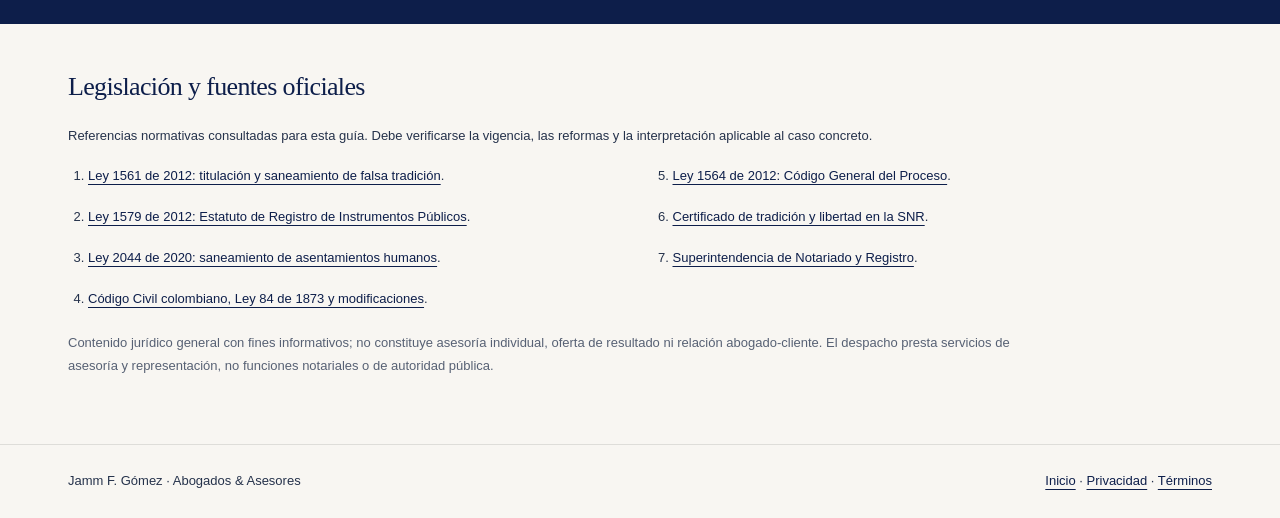
<file: saneamiento-predios-neiva.html>
<!doctype html>
<html lang="es-CO"><head><meta charset="utf-8"><meta name="viewport" content="width=device-width, initial-scale=1">
<title>Abogado para saneamiento de predios en Neiva | Jamm F. Gómez</title><meta name="description" content="Saneamiento de predios en Neiva: falsa tradición, pertenencia, títulos, linderos y registro inmobiliario. Guía jurídica para inmuebles urbanos y rurales en Huila.">
<link rel="canonical" href="https://abogadojamm.com/saneamiento-predios-neiva.html"><link rel="icon" type="image/png" sizes="64x64" href="favicon-64.png?v=20261016-2">
<meta name="theme-color" content="#0d1e4a">
<meta property="og:type" content="article"><meta property="og:locale" content="es_CO"><meta property="og:title" content="Abogado para saneamiento de predios en Neiva"><meta property="og:description" content="Saneamiento de predios en Neiva: falsa tradición, pertenencia, títulos, linderos y registro inmobiliario. Guía jurídica para inmuebles urbanos y rurales en Huila."><meta property="og:url" content="https://abogadojamm.com/saneamiento-predios-neiva.html"><meta property="og:image" content="https://abogadojamm.com/saneamiento2.png"><meta name="robots" content="index,follow">
<style>
    :root{--navy:#0d1e4a;--gold:#e2a869;--paper:#f8f6f2;--ink:#25324b;--muted:#576174;--line:#deddd9;--white:#fff}
    *{box-sizing:border-box}html{scroll-behavior:smooth;scroll-padding-top:25px}body{margin:0;background:var(--paper);color:var(--ink);font-family:Avenir,"Segoe UI",Arial,sans-serif;font-size:17px;line-height:1.75}a{color:var(--navy);text-underline-offset:4px}a:hover{text-decoration-thickness:2px}a:focus-visible,summary:focus-visible{outline:3px solid #ab6d27;outline-offset:5px}h1,h2,h3,p{margin-top:0}h1,h2{font-family:Georgia,"Times New Roman",serif;font-weight:400;letter-spacing:-.025em;line-height:1.16}h1{font-size:clamp(40px,5.6vw,72px);max-width:900px;margin-bottom:25px}h2{font-size:clamp(29px,3vw,40px);color:var(--navy);margin-bottom:22px}h3{font-size:21px;line-height:1.4;margin-bottom:12px}p{margin-bottom:18px}ul,ol{padding-left:24px}li{margin-bottom:9px}.wrap{max-width:1200px;margin:auto;padding-inline:28px}.skip{position:absolute;left:12px;top:-100px;background:white;padding:12px;z-index:10}.skip:focus{top:12px}.header{background:var(--navy);color:white;border-bottom:1px solid #ffffff24}.header .wrap{min-height:94px;display:flex;align-items:center;justify-content:space-between;gap:24px}.brand{color:white;text-decoration:none;line-height:1.2}.brand strong{font:26px Georgia,serif;display:block}.brand span{font-size:11px;letter-spacing:2px;text-transform:uppercase;display:block;margin-top:8px}.header nav{display:flex;gap:28px;flex-wrap:wrap}.header nav a{color:white;text-decoration:none;font-size:14px}.hero{background:var(--navy);color:white;padding:38px 0 74px}.breadcrumbs{font-size:13px;margin-bottom:44px;color:#c7cfde}.breadcrumbs a{color:inherit}.eyebrow{color:var(--gold);text-transform:uppercase;letter-spacing:2px;font-size:12px;font-weight:700;margin-bottom:18px}.hero .intro{max-width:760px;font-size:20px;color:#d4dbea;line-height:1.65}.actions{display:flex;gap:12px;flex-wrap:wrap;margin-top:27px}.button{display:inline-flex;align-items:center;justify-content:center;padding:13px 23px;border-radius:7px;background:var(--gold);color:var(--navy);font-weight:700;text-decoration:none;font-size:15px;border:1px solid var(--gold)}.button:hover{background:#f0bb83}.button.secondary{color:white;background:transparent;border-color:#738099}.byline{display:flex;gap:12px;flex-wrap:wrap;font-size:13px;color:#c7cfde;margin-top:29px}.layout{display:grid;grid-template-columns:235px minmax(0,1fr);gap:65px;padding-top:60px;padding-bottom:65px}.toc{position:sticky;top:25px;align-self:start;font-size:14px}.toc strong{font-size:11px;letter-spacing:1.8px;text-transform:uppercase;color:var(--muted)}.toc a{display:block;padding:10px 0;border-bottom:1px solid var(--line);text-decoration:none}.toc .help{background:var(--navy);color:white;border-radius:10px;padding:20px;margin-top:25px}.toc .help p{line-height:1.6;margin:8px 0 12px}.toc .help a{color:var(--gold);border:0;padding:0;font-weight:700}.content{min-width:0}.content>section{padding-bottom:48px;margin-bottom:44px;border-bottom:1px solid var(--line)}.content>section:last-child{border:0;margin-bottom:0}.section-kicker{color:#92602f;font-size:12px;font-weight:700;letter-spacing:1.5px;text-transform:uppercase;margin-bottom:13px}.duo{display:grid;grid-template-columns:1fr 1fr;gap:18px;margin:25px 0}.card{padding:25px;background:white;border:1px solid var(--line);border-radius:12px}.card p:last-child{margin-bottom:0}.note{border-left:3px solid #b87939;background:#eee8de;padding:20px 24px;margin:24px 0}.note p:last-child{margin:0}.source{font-size:12px;color:var(--muted);margin-top:15px}.source a{color:inherit}.topic{margin:30px 0}.topic h3{color:var(--navy)}.topic .assist{color:#5c442c;background:#efe8de;border-radius:6px;padding:12px 16px;font-size:15px}.table-wrap{overflow-x:auto}table{width:100%;border-collapse:collapse;font-size:15px;text-align:left}th{background:var(--navy);color:white;padding:15px}td{padding:17px 15px;border-bottom:1px solid var(--line);vertical-align:top}td:first-child{font-weight:700;width:29%}tbody tr:nth-child(even){background:#fff}.steps{list-style:none;padding:0;counter-reset:step}.steps li{position:relative;padding:0 0 24px 52px;counter-increment:step}.steps li:before{content:counter(step,decimal-leading-zero);position:absolute;left:0;color:#98632f;font-weight:700}.steps strong{display:block;color:var(--navy)}details{border-top:1px solid var(--line);padding:18px 0}details:last-child{border-bottom:1px solid var(--line)}summary{cursor:pointer;font-weight:700;color:var(--navy);line-height:1.5;padding-right:12px}details p{margin:15px 0 0;font-size:16px}.contact-band{background:var(--navy);color:white;padding:64px 0}.contact-band .wrap{display:grid;grid-template-columns:1.25fr 1fr;gap:60px}.contact-band h2{color:white}.contact-band p{color:#d4dbea}.contact-band address{font-style:normal;border-left:1px solid #ffffff35;padding-left:35px}.contact-band address a{color:white}.sources{padding:48px 28px;font-size:13px}.sources h2{font-size:26px}.source-list{columns:2;column-gap:45px;padding-left:20px}.source-list li{break-inside:avoid;padding-bottom:9px}.disclaimer{font-size:13px;color:var(--muted);max-width:950px}footer{border-top:1px solid var(--line);padding:25px 0;font-size:13px}footer .wrap{display:flex;justify-content:space-between;gap:20px;flex-wrap:wrap}
    @media(max-width:900px){.layout{grid-template-columns:1fr;gap:35px}.toc{position:static}.toc nav{display:grid;grid-template-columns:1fr 1fr;gap:0 24px}.toc .help{display:none}.hero{padding-bottom:48px}.contact-band .wrap{grid-template-columns:1fr;gap:25px}.contact-band address{border-left:0;border-top:1px solid #ffffff35;padding:25px 0 0}.content>section{padding-bottom:30px;margin-bottom:30px}}
    @media(max-width:560px){.wrap{padding-inline:20px}.header .wrap{padding-block:20px;align-items:flex-start;flex-direction:column;gap:17px}.header nav{gap:22px}.brand strong{font-size:24px}.breadcrumbs{margin-bottom:30px}.hero .intro{font-size:18px}.duo{grid-template-columns:1fr}.card{padding:22px}.layout{padding-top:35px}.toc nav{grid-template-columns:1fr 1fr;gap:0 16px}.toc a{font-size:13px}.source-list{columns:1}.actions .button{width:100%}.contact-band{padding:42px 0}table{font-size:14px}td,th{padding:12px}.byline{display:block}.byline span{display:block;margin-top:5px}}
    @media(prefers-reduced-motion:reduce){html{scroll-behavior:auto}}@media print{.header,.toc,.actions,footer{display:none}.layout{display:block;padding:20px}.hero,.contact-band{background:white;color:black;padding:20px}.hero p,.hero .intro,.contact-band p,.contact-band h2,.contact-band address a{color:black}h1{font-size:32px}.content>section{break-inside:avoid}details{display:block}details p{display:block}.sources{padding:20px}}
  
.related-links{display:grid;grid-template-columns:repeat(2,minmax(0,1fr));gap:14px;margin:22px 0 0}.related-links a{display:block;background:#fff;border:1px solid var(--line);border-radius:10px;padding:18px 20px;text-decoration:none;font-weight:700}.related-links a:hover{border-color:var(--gold);background:#fffcf6}.page-photo{width:100%;max-height:260px;object-fit:cover;object-position:center;border-radius:12px;margin:6px 0 24px;display:block}.faq-note{font-size:14px;color:var(--muted)}@media(max-width:600px){.related-links{grid-template-columns:1fr}.page-photo{max-height:200px}}
</style><script type="application/ld+json">{"@context":"https://schema.org","@type":"BreadcrumbList","itemListElement":[{"@type":"ListItem","position":1,"name":"Inicio","item":"https://abogadojamm.com/"},{"@type":"ListItem","position":2,"name":"Servicios","item":"https://abogadojamm.com/#servicios"},{"@type":"ListItem","position":3,"name":"Saneamiento de predios","item":"https://abogadojamm.com/saneamiento-predios-neiva.html"}]}</script><script type="application/ld+json">{"@context":"https://schema.org","@type":"WebPage","name":"Abogado para saneamiento de predios en Neiva","url":"https://abogadojamm.com/saneamiento-predios-neiva.html","description":"Saneamiento de predios en Neiva: falsa tradición, pertenencia, títulos, linderos y registro inmobiliario. Guía jurídica para inmuebles urbanos y rurales en Huila.","inLanguage":"es-CO","about":{"@type":"Thing","name":"Saneamiento de predios"},"publisher":{"@type":"Organization","name":"Jamm Fernando Gómez · Abogados & Asesores","url":"https://abogadojamm.com/"}}</script><script type="application/ld+json">{"@context":"https://schema.org","@type":"FAQPage","mainEntity":[{"@type":"Question","name":"¿Un contrato de compraventa me hace propietario?","acceptedAnswer":{"@type":"Answer","text":"Tratándose de un inmueble, deben verificarse las formalidades exigidas y la inscripción registral. La respuesta depende del negocio y del estado del título."}},{"@type":"Question","name":"¿Pagar impuesto predial significa que ya soy dueño?","acceptedAnswer":{"@type":"Answer","text":"No por sí solo. Puede ser un elemento documental, pero no sustituye el título y la inscripción correspondientes."}},{"@type":"Question","name":"¿Qué es falsa tradición?","acceptedAnswer":{"@type":"Answer","text":"Es una calificación registral asociada con inscripciones de derechos que no constituyen una transferencia plena y regular del dominio en determinados supuestos."}},{"@type":"Question","name":"¿Puedo sanear un baldío por pertenencia?","acceptedAnswer":{"@type":"Answer","text":"La pertenencia está sujeta a restricciones importantes: los baldíos no pueden tratarse como inmuebles privados prescriptibles."}},{"@type":"Question","name":"¿Cuánto tiempo debo poseer un lote?","acceptedAnswer":{"@type":"Answer","text":"Depende de la acción legal, del tipo de posesión y del inmueble. No existe un plazo universal que garantice la titulación."}},{"@type":"Question","name":"¿Qué pasa si mi escritura señala otra área?","acceptedAnswer":{"@type":"Answer","text":"Debe compararse el folio, la escritura, el catastro y la realidad física antes de elegir una corrección."}},{"@type":"Question","name":"¿Puedo vender un inmueble con falsa tradición?","acceptedAnswer":{"@type":"Answer","text":"La posibilidad de negociar y los riesgos de la operación requieren un estudio específico; una venta nueva no necesariamente sanea los títulos."}},{"@type":"Question","name":"¿La Ley 1561 aplica a cualquier predio?","acceptedAnswer":{"@type":"Answer","text":"No. Tiene requisitos de tamaño o valor, naturaleza del bien, posesión y exclusiones expresas."}},{"@type":"Question","name":"¿Qué ocurre si el dueño del predio falleció?","acceptedAnswer":{"@type":"Answer","text":"Puede ser necesario revisar la sucesión, los herederos y la situación del dominio antes de acudir a otros procedimientos."}},{"@type":"Question","name":"¿Cuánto vale legalizar un terreno en Huila?","acceptedAnswer":{"@type":"Answer","text":"Depende de la ruta legal, registros, impuestos, peritajes y honorarios. Un diagnóstico documental permite delimitar el presupuesto."}}]}</script>  <link rel="icon" href="favicon.ico?v=20261016-6" sizes="any">
  <link rel="icon" type="image/png" sizes="32x32" href="favicon-32.png?v=20261016-6">
  <link rel="icon" type="image/png" sizes="64x64" href="favicon-64.png?v=20261016-6">
  <link rel="apple-touch-icon" sizes="180x180" href="apple-touch-icon.png?v=20261016-6">
</head>
<body><a class="skip" href="#contenido">Saltar al contenido</a>
<header class="header"><div class="wrap"><a class="brand" href="index.html"><strong>Jamm F. Gómez</strong><span>Abogados &amp; Asesores</span></a><nav aria-label="Navegación principal"><a href="index.html">Inicio</a><a href="index.html#servicios">Servicios</a><a href="#contacto">Contacto</a></nav></div></header>
<section class="hero"><div class="wrap"><nav class="breadcrumbs" aria-label="Ruta de navegación"><a href="index.html">Inicio</a> / <a href="index.html#servicios">Servicios</a> / Saneamiento de predios</nav><p class="eyebrow">Inmuebles · Titulación · Registro</p>
<h1>Abogado para saneamiento de predios en Neiva</h1><p class="intro">¿Tiene un lote con documentos incompletos, una falsa tradición o diferencias entre escritura, catastro y realidad? Conozca las alternativas para estudiar la situación jurídica de un predio urbano o rural.</p><div class="actions"><a class="button" href="https://wa.me/573133040663?text=Hola%2C%20quisiera%20asesor%C3%ADa%20en%20saneamiento%20de%20predios%20en%20Neiva." target="_blank" rel="noopener noreferrer">Consultar por WhatsApp</a><a class="button secondary" href="#situaciones">Explorar temas</a></div><div class="byline"><span>Jamm Fernando Gómez · Abogados &amp; Asesores</span><span>Neiva, Huila, Colombia</span></div></div></section>
<main id="contenido" class="wrap layout"><aside class="toc" aria-label="Índice de la guía"><strong>En esta página</strong><nav><a href="#que-es">Qué es y cuándo aplica</a><a href="#situaciones">Asuntos frecuentes</a><a href="#documentos">Documentos iniciales</a><a href="#proceso">Cómo le acompañamos</a><a href="#costos">Costos y plazos</a><a href="#preguntas">Preguntas frecuentes</a><a href="#otros-servicios">Otros servicios</a><a href="#fuentes">Fuentes oficiales</a></nav><div class="help"><strong style="color:#e2a869">Asesoría en Neiva</strong><p>Explíquenos su situación y los documentos que tiene.</p><a href="tel:+573133040663">313 304 0663 →</a></div></aside><div class="content">
<section id="que-es"><p class="section-kicker">01 / Comprenda su situación</p><h2>¿Qué significa sanear jurídicamente un predio?</h2><img class="page-photo" src="saneamiento2.png" alt="Predio y terreno que requieren revisión de títulos y linderos" width="1100" height="440" loading="lazy"><p>Sanear un predio consiste en identificar y, cuando exista una vía legal, corregir problemas de titularidad, antecedentes registrales, identificación o documentación. <strong>No existe un solo trámite que sirva para todos los inmuebles</strong>: el procedimiento depende de quién figura como propietario, cómo se adquirió el derecho, la posesión efectiva y la naturaleza del terreno.</p><p>Es indispensable distinguir <strong>propiedad</strong>, <strong>posesión</strong>, <strong>tenencia</strong> y <strong>falsa tradición</strong>. Haber pagado impuestos, tener una compraventa privada o poseer un inmueble durante años no prueba, por sí solo, que se tenga dominio inscrito.</p><p>La Ley 1561 de 2012 creó un proceso especial para determinadas situaciones de pequeña propiedad y falsa tradición, con requisitos y exclusiones. La Ley 1579 regula el registro inmobiliario. En asentamientos específicos puede haber regímenes administrativos especiales; no se aplican automáticamente a cualquier lote.</p><div class="note"><p><strong>Importante:</strong> Esta guía es informativa y no reemplaza una revisión individual de documentos. La vía apropiada y los plazos dependen del caso; no se garantiza un resultado.</p></div></section>
<section id="situaciones"><p class="section-kicker">02 / Encuentre su caso</p><h2>Situaciones frecuentes y asesoría jurídica</h2><p>Estos son algunos de los problemas que pueden presentarse. Cada caso requiere revisar la legislación, los hechos y los documentos disponibles antes de elegir una estrategia.</p><article class="topic"><h3>Falsa tradición: ¿qué significa en el certificado?</h3><p>Algunas inscripciones reflejan transferencias de derechos incompletos, ventas de cosa ajena u otros supuestos que no equivalen necesariamente a una cadena limpia de propiedad. Es un error suponer que una nueva escritura elimina automáticamente la anotación.</p><p class="assist"><strong>¿Cómo podemos ayudar?</strong> Estudiamos folios, títulos anteriores y posibilidad real de un proceso de saneamiento conforme a los requisitos aplicables.</p></article><article class="topic"><h3>Procesos de pertenencia por prescripción</h3><p>La declaración judicial de pertenencia exige acreditar los presupuestos legales, incluido el tipo de posesión y el tiempo aplicable. La prueba puede incluir actos posesorios, testimonios y documentos. Existen bienes excluidos, especialmente los de naturaleza pública.</p><p class="assist"><strong>¿Cómo podemos ayudar?</strong> Evaluamos la legitimación, los antecedentes, las pruebas y si procede una acción judicial ordinaria o especial.</p></article><article class="topic"><h3>Lotes sin escritura o con compraventa privada</h3><p>Un documento privado no reemplaza necesariamente los requisitos de escritura e inscripción para transferir inmuebles. Antes de pensar en una demanda conviene determinar si es posible completar una formalización voluntaria con las partes legitimadas.</p><p class="assist"><strong>¿Cómo podemos ayudar?</strong> Revisamos documentos, titularidad y alternativas de formalización, evitando iniciar procesos innecesarios.</p></article><article class="topic"><h3>Diferencias de área, linderos y cabida</h3><p>Catastro y registro tienen funciones distintas. Las discrepancias entre medidas físicas, planos, escritura y folio pueden requerir procedimientos técnicos, catastrales, notariales o registrales, y en ciertos casos actuaciones judiciales.</p><p class="assist"><strong>¿Cómo podemos ayudar?</strong> Coordinamos la revisión jurídica de soportes y señalamos qué información técnica o topográfica se necesita.</p></article><article class="topic"><h3>Herencias no registradas y varios copropietarios</h3><p>Un predio puede seguir a nombre de una persona fallecida o pertenecer en común a varios herederos o titulares. Antes de vender o dividir, es necesario identificar la cadena sucesoral y los derechos de cada interesado.</p><p class="assist"><strong>¿Cómo podemos ayudar?</strong> Analizamos si corresponde sucesión, partición, adjudicación, división de cosa común o una combinación de trámites.</p></article><article class="topic"><h3>Predios rurales, baldíos y restricciones</h3><p>La condición rural exige cuidado especial: deben verificarse titularidad privada, restricciones agrarias, áreas protegidas, posibles procesos de restitución y situación de terrenos baldíos. <strong>Un baldío no se adquiere por simple prescripción</strong> como si fuera propiedad privada.</p><p class="assist"><strong>¿Cómo podemos ayudar?</strong> Revisamos antecedentes y advertimos cuándo debe consultarse a la autoridad agraria o catastral competente.</p></article><article class="topic"><h3>Titulación de pequeña propiedad bajo Ley 1561</h3><p>La ley establece requisitos de posesión, valor o área, según el inmueble, y diversas exclusiones. No basta decir que el terreno es pequeño o que se ocupa desde hace años. Se requiere revisar cada requisito y la naturaleza del predio.</p><p class="assist"><strong>¿Cómo podemos ayudar?</strong> Preparamos un diagnóstico sobre la viabilidad del proceso especial, la documentación y las pruebas faltantes.</p></article><article class="topic"><h3>Asentamientos humanos y rutas administrativas</h3><p>La Ley 2044 de 2020 regula determinadas estrategias de saneamiento de asentamientos consolidados bajo condiciones específicas y actuación de autoridades territoriales. No significa legalización automática por presentar una solicitud individual.</p><p class="assist"><strong>¿Cómo podemos ayudar?</strong> Distinguimos la vía administrativa o de política pública de las acciones civiles individuales y orientamos sobre la entidad apropiada.</p></article><article class="topic"><h3>Embargos, hipotecas y limitaciones registrales</h3><p>Las medidas cautelares, hipotecas, afectaciones o anotaciones pueden condicionar el negocio. Un título aparentemente completo puede tener restricciones importantes.</p><p class="assist"><strong>¿Cómo podemos ayudar?</strong> Realizamos una lectura preliminar del folio y explicamos las gestiones que deben verificarse antes de una compraventa.</p></article></section>
<section id="documentos"><p class="section-kicker">03 / Prepare su consulta</p><h2>¿Qué documentos conviene reunir?</h2><p>No es necesario tener todo listo para escribirnos. Si dispone de estos documentos, permiten entender con mayor rapidez los antecedentes y definir qué faltaría por conseguir.</p><div class="table-wrap"><table><caption>Lista orientativa de documentos según su consulta</caption><thead><tr><th scope="col">Situación</th><th scope="col">Documentación útil</th></tr></thead><tbody><tr><td>Para revisar el predio</td><td>Certificado de tradición reciente, matrícula inmobiliaria, escrituras y documentos privados.</td></tr><tr><td>Para estudiar la posesión</td><td>Fechas, fotografías, recibos, testimonios disponibles, mejoras y comunicaciones relevantes.</td></tr><tr><td>Para diferencias de linderos</td><td>Planos, levantamiento topográfico si lo tiene, ficha catastral, predios vecinos y escritura.</td></tr><tr><td>Para herencias o múltiples titulares</td><td>Registros civiles, defunciones, sucesiones previas, escrituras y acuerdos existentes.</td></tr></tbody></table></div><p class="faq-note">No publique información personal, expedientes ni datos de menores en comentarios públicos. Consulte primero cómo remitir la documentación de forma adecuada.</p></section>
<section id="proceso"><p class="section-kicker">04 / Cómo trabajamos</p><h2>Del diagnóstico a una estrategia clara</h2><ol class="steps"><li><strong>Conocemos el problema.</strong> Usted describe los hechos, las personas involucradas y las fechas importantes.</li><li><strong>Estudiamos la documentación.</strong> Identificamos qué puede comprobarse, qué información falta y si existen plazos urgentes.</li><li><strong>Explicamos las opciones.</strong> Se analizan alternativas extrajudiciales, administrativas, notariales o judiciales según el caso.</li><li><strong>Definimos el encargo.</strong> Antes de iniciar gestiones se acuerdan alcance, honorarios y condiciones de representación.</li><li><strong>Hacemos seguimiento.</strong> Si se contrata el acompañamiento, informamos sobre actuaciones relevantes y próximos pasos.</li></ol><a class="button" href="https://wa.me/573133040663?text=Hola%2C%20quisiera%20asesor%C3%ADa%20en%20saneamiento%20de%20predios%20en%20Neiva." target="_blank" rel="noopener noreferrer">Consultar mi situación</a></section>
<section id="costos"><p class="section-kicker">05 / Tome decisiones informadas</p><h2>Honorarios, costos y duración</h2><p>El valor del servicio depende de la cantidad de documentos, complejidad, posibilidad de acuerdo, necesidad de pruebas y actuaciones requeridas. Por eso no ofrecemos una cifra universal ni prometemos tiempos de decisión por parte de juzgados o entidades.</p><div class="duo"><article class="card"><h3>Honorarios profesionales</h3><p>Se determinan según el diagnóstico y el trabajo contratado. Solicite siempre claridad sobre lo que está incluido.</p></article><article class="card"><h3>Gastos adicionales</h3><p>Según el caso, pueden existir derechos notariales o registrales, certificados, peritajes, desplazamientos u otros gastos. No todos aplican.</p></article></div><p>Si tiene una notificación, demanda, audiencia o vencimiento próximo, comuníquelo desde el primer contacto: podría ser relevante para preservar sus opciones.</p></section>
<section id="preguntas"><p class="section-kicker">06 / Dudas habituales</p><h2>Preguntas frecuentes sobre saneamiento de predios</h2><details><summary>¿Un contrato de compraventa me hace propietario?</summary><p>Tratándose de un inmueble, deben verificarse las formalidades exigidas y la inscripción registral. La respuesta depende del negocio y del estado del título.</p></details><details><summary>¿Pagar impuesto predial significa que ya soy dueño?</summary><p>No por sí solo. Puede ser un elemento documental, pero no sustituye el título y la inscripción correspondientes.</p></details><details><summary>¿Qué es falsa tradición?</summary><p>Es una calificación registral asociada con inscripciones de derechos que no constituyen una transferencia plena y regular del dominio en determinados supuestos.</p></details><details><summary>¿Puedo sanear un baldío por pertenencia?</summary><p>La pertenencia está sujeta a restricciones importantes: los baldíos no pueden tratarse como inmuebles privados prescriptibles.</p></details><details><summary>¿Cuánto tiempo debo poseer un lote?</summary><p>Depende de la acción legal, del tipo de posesión y del inmueble. No existe un plazo universal que garantice la titulación.</p></details><details><summary>¿Qué pasa si mi escritura señala otra área?</summary><p>Debe compararse el folio, la escritura, el catastro y la realidad física antes de elegir una corrección.</p></details><details><summary>¿Puedo vender un inmueble con falsa tradición?</summary><p>La posibilidad de negociar y los riesgos de la operación requieren un estudio específico; una venta nueva no necesariamente sanea los títulos.</p></details><details><summary>¿La Ley 1561 aplica a cualquier predio?</summary><p>No. Tiene requisitos de tamaño o valor, naturaleza del bien, posesión y exclusiones expresas.</p></details><details><summary>¿Qué ocurre si el dueño del predio falleció?</summary><p>Puede ser necesario revisar la sucesión, los herederos y la situación del dominio antes de acudir a otros procedimientos.</p></details><details><summary>¿Cuánto vale legalizar un terreno en Huila?</summary><p>Depende de la ruta legal, registros, impuestos, peritajes y honorarios. Un diagnóstico documental permite delimitar el presupuesto.</p></details></section>
<section id="otros-servicios"><p class="section-kicker">07 / Asesoría relacionada</p><h2>Explore otras áreas de práctica</h2><p>Una misma situación puede involucrar varias áreas del derecho. Consulte otras guías para comprender qué asesoría podría necesitar.</p><div class="related-links"><a href="derecho-notarial-registral-neiva.html">Notarial y registral →</a><a href="abogado-propiedad-horizontal-neiva.html">Propiedad horizontal →</a><a href="abogado-derecho-civil-neiva.html">Derecho civil →</a><a href="abogado-divorcio-neiva.html">Separación y divorcio →</a></div></section>
</div></main>
<section id="contacto" class="contact-band"><div class="wrap"><div><p class="eyebrow">Asesoría jurídica en Neiva</p><h2>Su caso merece una revisión cuidadosa.</h2><p>Escríbanos qué ocurrió, qué necesita resolver y si tiene una fecha límite.</p><div class="actions"><a class="button" href="https://wa.me/573133040663?text=Hola%2C%20quisiera%20asesor%C3%ADa%20en%20saneamiento%20de%20predios%20en%20Neiva." target="_blank" rel="noopener noreferrer">Solicitar asesoría</a><a class="button secondary" href="https://calendly.com/jammfer/30min" target="_blank" rel="noopener noreferrer">Agendar consulta</a></div></div><address><strong>Jamm Fernando Gómez</strong><br>Abogados &amp; Asesores<br><br>Centro Comercial Metropolitano<br>Cra. 5 #6-28, Neiva, Huila, Colombia<br><a href="tel:+573133040663">+57 313 304 0663</a><br><a href="mailto:jammfer@hotmail.com">jammfer@hotmail.com</a></address></div></section>
<section id="fuentes" class="wrap sources"><h2>Legislación y fuentes oficiales</h2><p>Referencias normativas consultadas para esta guía. Debe verificarse la vigencia, las reformas y la interpretación aplicable al caso concreto.</p><ol class="source-list"><li id="fuente-1"><a href="https://www.funcionpublica.gov.co/eva/gestornormativo/norma.php?i=48379" target="_blank" rel="noopener noreferrer">Ley 1561 de 2012: titulación y saneamiento de falsa tradición</a>.</li><li id="fuente-2"><a href="https://www.funcionpublica.gov.co/eva/gestornormativo/norma.php?i=49731" target="_blank" rel="noopener noreferrer">Ley 1579 de 2012: Estatuto de Registro de Instrumentos Públicos</a>.</li><li id="fuente-3"><a href="https://www.funcionpublica.gov.co/eva/gestornormativo/norma.php?i=159967" target="_blank" rel="noopener noreferrer">Ley 2044 de 2020: saneamiento de asentamientos humanos</a>.</li><li id="fuente-4"><a href="https://relatoria.colombiacompra.gov.co/normativa/codigo-civil-ley-84-de-1873/" target="_blank" rel="noopener noreferrer">Código Civil colombiano, Ley 84 de 1873 y modificaciones</a>.</li><li id="fuente-5"><a href="https://www.funcionpublica.gov.co/eva/gestornormativo/norma.php?i=48425" target="_blank" rel="noopener noreferrer">Ley 1564 de 2012: Código General del Proceso</a>.</li><li id="fuente-6"><a href="https://certificados.supernotariado.gov.co/certificado/inicio.snr" target="_blank" rel="noopener noreferrer">Certificado de tradición y libertad en la SNR</a>.</li><li id="fuente-7"><a href="https://www.supernotariado.gov.co/" target="_blank" rel="noopener noreferrer">Superintendencia de Notariado y Registro</a>.</li></ol><p class="disclaimer">Contenido jurídico general con fines informativos; no constituye asesoría individual, oferta de resultado ni relación abogado-cliente. El despacho presta servicios de asesoría y representación, no funciones notariales o de autoridad pública.</p></section>
<footer><div class="wrap"><span>Jamm F. Gómez · Abogados &amp; Asesores</span><span><a href="index.html">Inicio</a> · <a href="privacidad.html">Privacidad</a> · <a href="terminos.html">Términos</a></span></div></footer></body></html>
</file>
